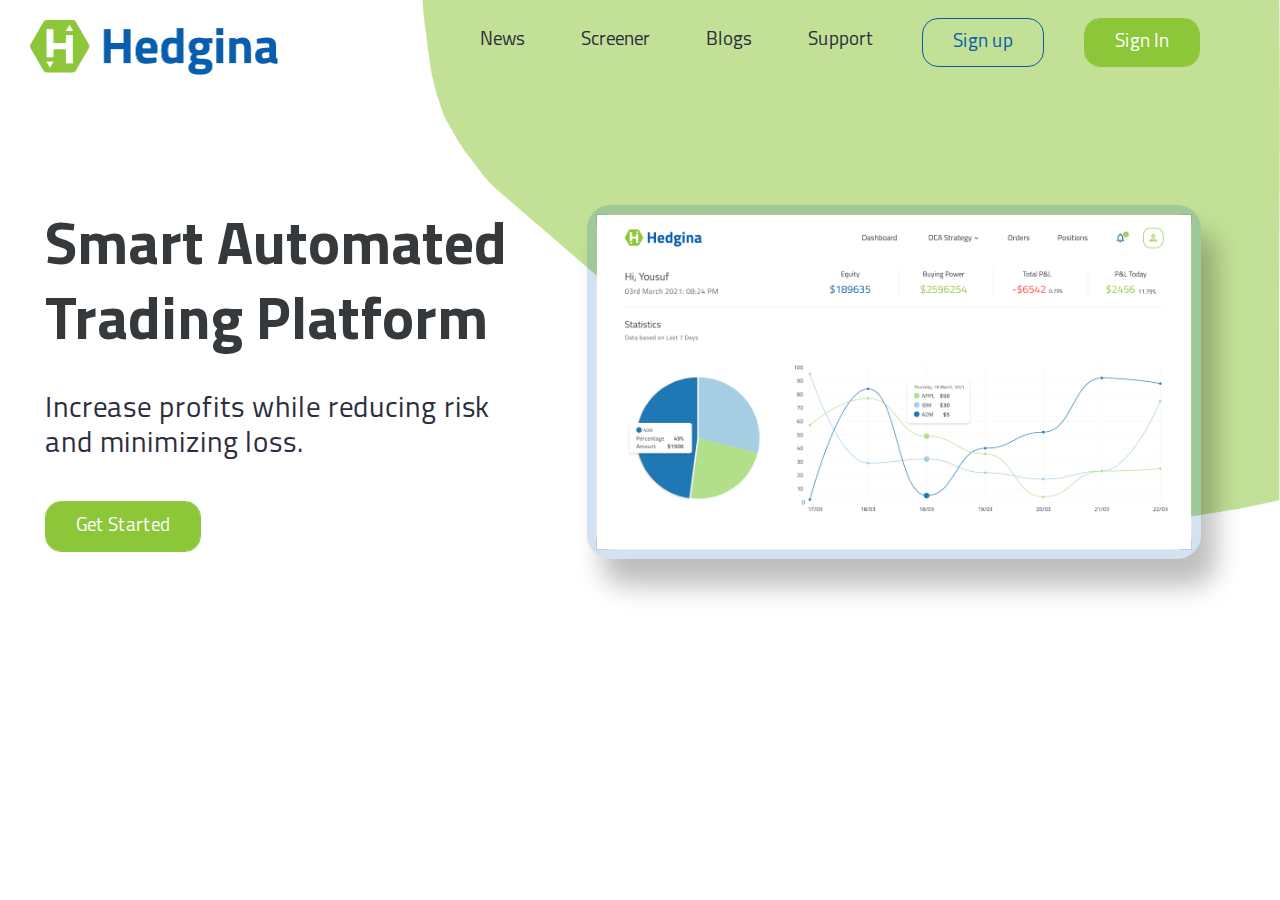
<file: index.html>
<html lang="en">
    <head>
        <meta charset="UTF-8">
        <meta name="viewport" content="width=device-width, initial-scale=1.0">
        <title>Hedgina</title>
        <link rel="stylesheet" href="vendor/bootstrap/css/bootstrap.min.css">
        <link rel="stylesheet" href="icons/css/line-awesome.min.css">
        <link rel="stylesheet" href="vendor/select-picker/css/bootstrap-select.min.css">
        <link rel="stylesheet" href="vendor/slick/slick.css">
        <link rel="stylesheet" href="vendor/slick/slick-theme.css">
        <link rel="stylesheet" href="https://stackpath.bootstrapcdn.com/font-awesome/4.7.0/css/font-awesome.min.css">
        <link rel="stylesheet" href="css/style.css">
    </head>
    <body class="backgroundimg">
        <!-- Navigation -->
        <nav class="navbar navbar-expand-lg navbar-light bg-light ">
            <div class="container-fluid">
                <div class="row">
                    <div class="col-md-3">
                        <a class="navbar-brand" href="#"><img src="images/hedgina_logo.png"></a>
                    </div>
                    <div class="col-md-9">
                        <button class="navbar-toggler" type="button" data-toggle="collapse" data-target="#navbartopbar" aria-controls="navbarResponsive" aria-expanded="false" aria-label="Toggle navigation">
                            <span class="navbar-toggler-icon"></span>
                        </button>
                        <div class="collapse navbar-collapse" id="navbartopbar">
                            <ul class="navbar-nav ml-auto">
                                <li class="nav-item active">
                                    <a class="nav-link" href="#">News</a>
                                </li>
                                <li class="nav-item">
                                    <a class="nav-link" href="#">Screener</a>
                                </li>
                                <li class="nav-item">
                                    <a class="nav-link" href="#">Blogs</a>
                                </li>
                                <li class="nav-item">
                                    <a class="nav-link" href="#">Support</a>
                                </li>
                                <li class="nav-item">
                                    <a class="nav-link borderthemebtn" href="sign_up.html">Sign up</a>
                                </li>
                                <li class="nav-item">
                                    <a class="nav-link themebtn" href="#">Sign In</a>
                                </li>
                            </ul>
                        </div>
                    </div>
                </div>
                
            </div>
        </nav>
        <section class="topsection bb-0">
            <div class="container-fluid">
                <div class="row">
                    <div class="col-xl-5 col-lg-6 col-md-12 align-center">
                        <div class="textcent">
                            <h2 class="indextitle">Smart Automated Trading Platform</h2>
                            <h6 class="indexsmalltext">Increase profits while reducing risk and minimizing loss.</h6>
                            <a href="javascript:;" class="themebtn wauto">Get Started</a>
                        </div>
                    </div>
                    <div class="col-xl-7 col-lg-6 col-md-12">
                        <div class="imgboxarea">
                            <img src="images/homepage.png">
                        </div>
                    </div>
                </div>
            </div>
        </section>
       <script src="https://cdnjs.cloudflare.com/ajax/libs/jquery/2.1.3/jquery.min.js"></script>
       <script src="https://cdn.jsdelivr.net/npm/popper.js@1.16.1/dist/umd/popper.min.js" integrity="sha384-9/reFTGAW83EW2RDu2S0VKaIzap3H66lZH81PoYlFhbGU+6BZp6G7niu735Sk7lN" crossorigin="anonymous"></script>
       <script src="vendor/bootstrap/js/bootstrap.min.js"></script>
       <script src="vendor/select-picker/js/bootstrap-select.min.js"></script>
       <script src="vendor/slick/slick.js"></script>
       <script src="js/script.js"></script>

    </body>
</html>
</file>
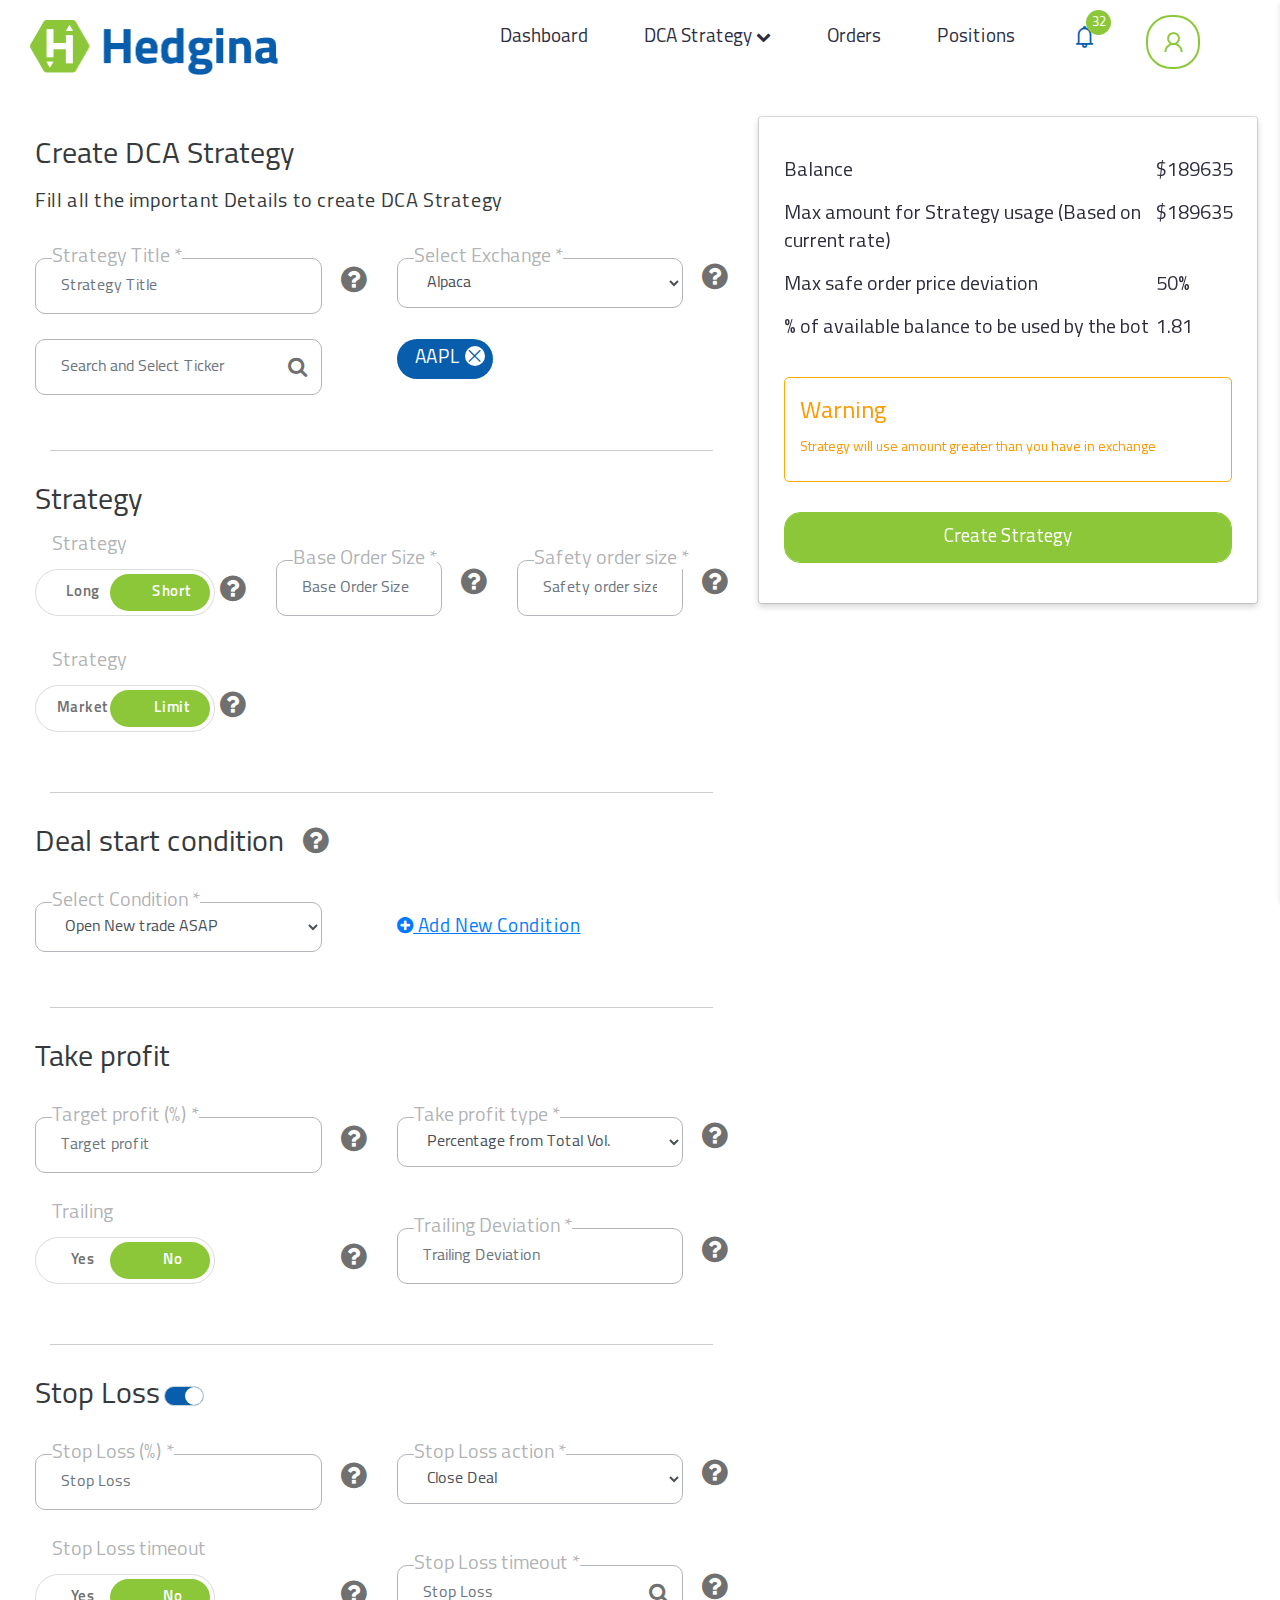
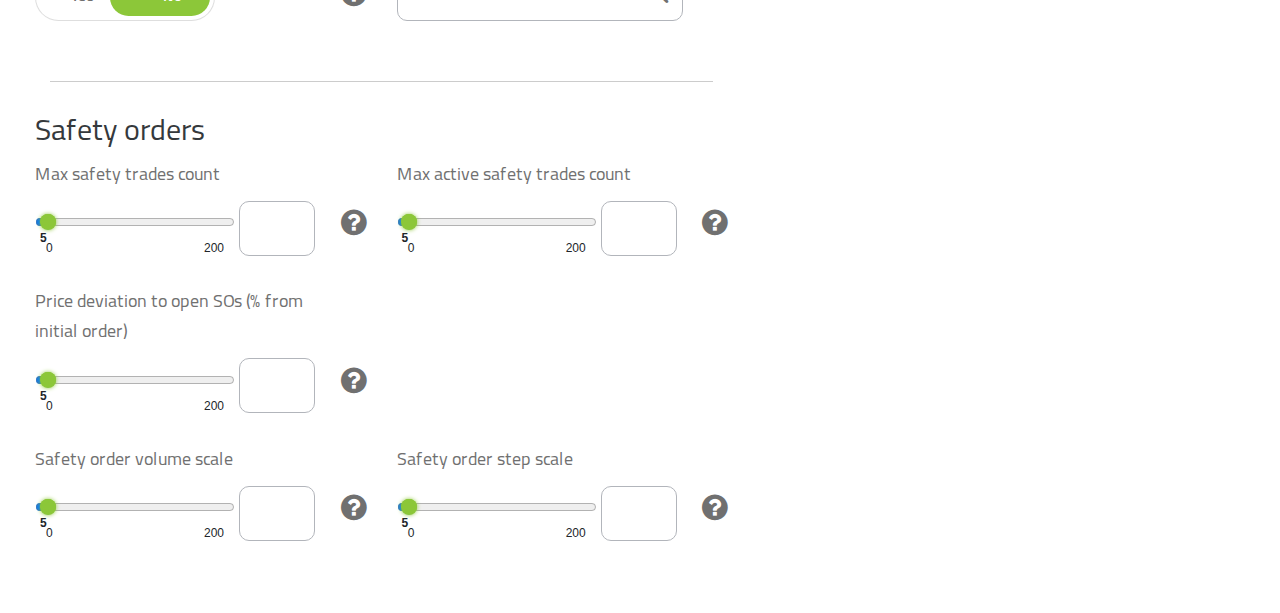
<file: create_dca_strategy.html>
<html lang="en">
    <head>
        <meta charset="UTF-8">
        <meta name="viewport" content="width=device-width, initial-scale=1.0">
        <title>Hedgina</title>
        <link rel="stylesheet" href="vendor/bootstrap/css/bootstrap.min.css">
        <link rel="stylesheet" href="icons/css/line-awesome.min.css">
        <link rel="stylesheet" href="vendor/select-picker/css/bootstrap-select.min.css">
        <link rel="stylesheet" href="vendor/slick/slick.css">
        <link rel="stylesheet" href="vendor/slick/slick-theme.css">
        <link rel="stylesheet" href="css/range_slider_css.css">
        <link rel="stylesheet" href="https://stackpath.bootstrapcdn.com/font-awesome/4.7.0/css/font-awesome.min.css">
        <link rel="stylesheet" href="css/style.css">
    </head>
    <body>
        <!-- Navigation -->
        <nav class="navbar navbar-expand-lg navbar-light bg-light">
            <div class="container-fluid">
                <div class="row">
                    <div class="col-md-3">
                        <a class="navbar-brand" href="#"><img src="images/hedgina_logo.png"></a>
                    </div>
                    <div class="col-md-9">
                        <button class="navbar-toggler" type="button" data-toggle="collapse" data-target="#navbartopbar" aria-controls="navbarResponsive" aria-expanded="false" aria-label="Toggle navigation">
                            <span class="navbar-toggler-icon"></span>
                        </button>
                        <div class="collapse navbar-collapse" id="navbartopbar">
                            <ul class="navbar-nav ml-auto">
                                <li class="nav-item active">
                                    <a class="nav-link" href="#">Dashboard</a>
                                </li>
                                <li class="nav-item sub-item">
                                    <a class="nav-link" href="#">DCA Strategy <i class="fa fa-chevron-down"></i></a>
                                    <ul class="sub-menu">
                                        <li class="nav-item"><a href="my_dca_strategies.html" class="nav-link">My Strategies</a></li>
                                        <li class="nav-item"><a href="my_deals.html" class="nav-link">My Deals</a></li>
                                    </ul>
                                </li>
                                <li class="nav-item">
                                    <a class="nav-link" href="my_orders.html">Orders</a>
                                </li>
                                <li class="nav-item">
                                    <a class="nav-link" href="my_positions.html">Positions</a>
                                </li>
                                <li class="nav-item">
                                    <a class="nav-link notification" href="javascript:;"><i class="las la-bell"></i><span class="count">32</span></a>
                                </li>
                                <li class="nav-item">
                                    <a class="nav-link profile" href="javascript:;"><i class="las la-user"></i></a>
                                    <div class="myprofilebox">
                                        <div class="profilebox">
                                            <div class="profiletitle">
                                                <h5>Profile</h5>
                                                <a href="javascript:;" class="closeprofile"><i class="las la-times"></i></a>
                                            </div>
                                            <div class="profileimg">
                                                <span class="imgbox">
                                                    <img src="images/profilepic.png">
                                                </span>
                                                <h4>Yousuf Mansoor</h4>
                                            </div>
                                            <ul class="profilelist">
                                                <li><a href="javascript:;"><i class="las la-address-book"></i>Profile Details</a></li>
                                                <li><a href="javascript:;"><i class="las la-wallet"></i>My Exchanges</a></li>
                                            </ul>
                                            <div class="buttons">
                                                <a href="javascript:;" class="borderthemebtn">Switch to Dark Mode</a>
                                                <a href="javascript:;" class="themebtn">Logout</a>
                                            </div>
                                        </div>
                                    </div>
                                </li>
                            </ul>
                        </div>
                    </div>
                </div>
            </div>
        </nav>
        <section class="detailsec">
            <div class="container-fluid">
                <div class="row">
                    <div class="col-xl-7 col-lg-7 col-md-12">
                        <div class="row">
                            <div class="col-xl-12 col-lg-12 col-md-12">
                                <h3 class="themetitle">Create DCA Strategy</h3>
                                <h6 class="themesmalltitle">Fill all the important Details to create DCA Strategy</h6>
                            </div>
                            <div class="col-xl-6 col-lg-6 col-md-6">
                                <div class="form-group w80">
                                    <span class="form-label">Strategy Title <span class="requried">*</span></span>
                                    <input type="text" class="form-control m-input" placeholder="Strategy Title">
                                </div>
                                <a href="javascript:;" class="questionmark"><i class="fa fa-question-circle"></i></a>
                            </div>
                            <div class="col-xl-6 col-lg-6 col-md-6">
                                <div class="form-group w80">
                                    <span class="form-label">Select Exchange <span class="requried">*</span></span>
                                    <select class="form-control m-input">
                                        <option>Alpaca</option>
                                    </select>
                                </div>
                                <a href="javascript:;" class="questionmark"><i class="fa fa-question-circle"></i></a>
                            </div>
                            <div class="col-xl-6 col-lg-6 col-md-6">
                                <div class="form-group w80">
                                    <input type="text" class="form-control m-input" placeholder="Search and Select Ticker">
                                    <i class="fa fa-search inputicon"></i>
                                </div>
                            </div>
                            <div class="col-xl-6 col-lg-6 col-md-6">
                                <div class="chipbox"><span>AAPL <i class="las la-times"></i></span></div>
                            </div>
                            <div class="spanbr"></div>
                            <div class="col-xl-12 col-lg-12 col-md-12">
                                <h3 class="themetitle">Strategy</h3>
                            </div>
                            <div class="col-xl-4 col-lg-6 col-md-6">
                                <div class="form-group w80 switchgroup">
                                    <span class="form-label">Strategy</span>
                                    <label class="switch toggleswitch bigswitch">
                                        <input type="checkbox" checked="">
                                        <span class="slider round"></span>
                                        <span class="lefttext">Long</span>
                                        <span class="righttext">Short</span>
                                    </label>
                                </div>
                                <a href="javascript:;" class="questionmark"><i class="fa fa-question-circle"></i></a>
                            </div>
                            <div class="col-xl-4 col-lg-6 col-md-6">
                                <div class="form-group w80">
                                    <span class="form-label">Base Order Size <span class="requried">*</span></span>
                                    <input type="text" class="form-control m-input" placeholder="Base Order Size">
                                </div>
                                <a href="javascript:;" class="questionmark"><i class="fa fa-question-circle"></i></a>
                            </div>
                            <div class="col-xl-4 col-lg-6 col-md-6">
                                <div class="form-group w80">
                                    <span class="form-label">Safety order size <span class="requried">*</span></span>
                                    <input type="text" class="form-control m-input" placeholder="Safety order size">
                                </div>
                                <a href="javascript:;" class="questionmark"><i class="fa fa-question-circle"></i></a>
                            </div>
                            <div class="col-xl-4 col-lg-6 col-md-6">
                                <div class="form-group w80 switchgroup">
                                    <span class="form-label">Strategy</span>
                                    <label class="switch toggleswitch bigswitch">
                                        <input type="checkbox" checked="">
                                        <span class="slider round"></span>
                                        <span class="lefttext">Market</span>
                                        <span class="righttext">Limit</span>
                                    </label>
                                </div>
                                <a href="javascript:;" class="questionmark"><i class="fa fa-question-circle"></i></a>
                            </div>
                            <div class="spanbr"></div>
                            <div class="col-xl-12 col-lg-12 col-md-12">
                                <h3 class="themetitle wauto">Deal start condition</h3>
                                <a href="javascript:;" class="questionmark"><i class="fa fa-question-circle"></i></a>
                            </div>
                            <div class="col-xl-6 col-lg-6 col-md-6">
                                <div class="form-group w80">
                                    <span class="form-label">Select Condition <span class="requried">*</span></span>
                                    <select class="form-control m-input">
                                        <option>Open New trade ASAP</option>
                                    </select>
                                </div>
                            </div>
                            <div class="col-xl-6 col-lg-6 col-md-6">
                                <p class="terms abovespace"><a href="javascript:;"><i class="fa fa-plus-circle"></i> Add New Condition</a></p>
                            </div>
                            <div class="spanbr"></div>
                            <div class="col-xl-12 col-lg-12 col-md-12">
                                <h3 class="themetitle wauto">Take profit</h3>
                            </div>
                            <div class="col-xl-6 col-lg-6 col-md-6">
                                <div class="form-group w80">
                                    <span class="form-label">Target profit (%) <span class="requried">*</span></span>
                                    <input type="text" class="form-control m-input" placeholder="Target profit">
                                </div>
                                <a href="javascript:;" class="questionmark"><i class="fa fa-question-circle"></i></a>
                            </div>
                            <div class="col-xl-6 col-lg-6 col-md-6">
                                <div class="form-group w80">
                                    <span class="form-label">Take profit type <span class="requried">*</span></span>
                                    <select class="form-control m-input">
                                        <option>Percentage from Total Vol.</option>
                                    </select>
                                </div>
                                <a href="javascript:;" class="questionmark"><i class="fa fa-question-circle"></i></a>
                            </div>
                            <div class="col-xl-6 col-lg-6 col-md-6">
                                <div class="form-group w80 switchgroup">
                                    <span class="form-label">Trailing</span>
                                    <label class="switch toggleswitch bigswitch">
                                        <input type="checkbox" checked="">
                                        <span class="slider round"></span>
                                        <span class="lefttext">Yes</span>
                                        <span class="righttext">No</span>
                                    </label>
                                </div>
                                <a href="javascript:;" class="questionmark"><i class="fa fa-question-circle"></i></a>
                            </div>
                            <div class="col-xl-6 col-lg-6 col-md-6">
                                <div class="form-group w80">
                                    <span class="form-label">Trailing Deviation <span class="requried">*</span></span>
                                    <input type="text" class="form-control m-input" placeholder="Trailing Deviation">
                                </div>
                                <a href="javascript:;" class="questionmark"><i class="fa fa-question-circle"></i></a>
                            </div>
                            <div class="spanbr"></div>
                            <div class="col-xl-12 col-lg-12 col-md-12">
                                <h3 class="themetitle wauto">Stop Loss</h3>
                                <label class="switch toggleswitch">
                                    <input type="checkbox" checked="">
                                    <span class="slider round"></span>
                                </label>
                            </div>
                            <div class="col-xl-6 col-lg-6 col-md-6">
                                <div class="form-group w80">
                                    <span class="form-label">Stop Loss (%) <span class="requried">*</span></span>
                                    <input type="text" class="form-control m-input" placeholder="Stop Loss">
                                </div>
                                <a href="javascript:;" class="questionmark"><i class="fa fa-question-circle"></i></a>
                            </div>
                            <div class="col-xl-6 col-lg-6 col-md-6">
                                <div class="form-group w80">
                                    <span class="form-label">Stop Loss action <span class="requried">*</span></span>
                                    <select class="form-control m-input">
                                        <option>Close Deal</option>
                                    </select>
                                </div>
                                <a href="javascript:;" class="questionmark"><i class="fa fa-question-circle"></i></a>
                            </div>
                            <div class="col-xl-6 col-lg-6 col-md-6">
                                <div class="form-group w80 switchgroup">
                                    <span class="form-label">Stop Loss timeout</span>
                                    <label class="switch toggleswitch bigswitch">
                                        <input type="checkbox" checked="">
                                        <span class="slider round"></span>
                                        <span class="lefttext">Yes</span>
                                        <span class="righttext">No</span>
                                    </label>
                                </div>
                                <a href="javascript:;" class="questionmark"><i class="fa fa-question-circle"></i></a>
                            </div>
                            <div class="col-xl-6 col-lg-6 col-md-6">
                                <div class="form-group w80">
                                    <span class="form-label">Stop Loss timeout <span class="requried">*</span></span>
                                    <input type="text" class="form-control m-input" placeholder="Stop Loss">
                                    <i class="fa fa-search inputicon"></i>
                                </div>
                                <a href="javascript:;" class="questionmark"><i class="fa fa-question-circle"></i></a>
                            </div>
                            <div class="spanbr"></div>
                            <div class="col-xl-12 col-lg-12 col-md-6">
                                <h3 class="themetitle wauto">Safety orders</h3>
                            </div>   
                            <div class="col-xl-6 col-lg-6 col-md-12 rangslide">
                                <div class="form-group w80">
                                    <span class="form-label">Max safety trades count</span>
                                    <div class="range-slider grad" style='--min:0; --max:200; --step:1; --value:1; --text-value:"5"; '>
                                        <input type="range" min="0" max="200" step="1" value="5" oninput="this.parentNode.style.setProperty('--value',this.value); this.parentNode.style.setProperty('--text-value', JSON.stringify((+this.value).toLocaleString()))">
                                        <output></output>
                                        <div class='range-slider__progress'></div>
                                    </div>
                                    <input type="text" class="rangeinput">
                                </div>
                                <a href="javascript:;" class="questionmark"><i class="fa fa-question-circle"></i></a>
                            </div> 
                            <div class="col-xl-6 col-lg-6 col-md-12 rangslide">
                                <div class="form-group w80">
                                    <span class="form-label">Max active safety trades count</span>
                                    <div class="range-slider grad" style='--min:0; --max:200; --step:1; --value:1; --text-value:"5"; '>
                                        <input type="range" min="0" max="200" step="1" value="5" oninput="this.parentNode.style.setProperty('--value',this.value); this.parentNode.style.setProperty('--text-value', JSON.stringify((+this.value).toLocaleString()))">
                                        <output></output>
                                        <div class='range-slider__progress'></div>
                                    </div>
                                    <input type="text" class="rangeinput">
                                </div>
                                <a href="javascript:;" class="questionmark"><i class="fa fa-question-circle"></i></a>
                            </div>
                            <div class="col-xl-6 col-lg-6 col-md-12 rangslide">
                                <div class="form-group w80">
                                    <span class="form-label">Price deviation to open SOs (% from initial order)</span>
                                    <div class="range-slider grad" style='--min:0; --max:200; --step:1; --value:1; --text-value:"5"; '>
                                        <input type="range" min="0" max="200" step="1" value="5" oninput="this.parentNode.style.setProperty('--value',this.value); this.parentNode.style.setProperty('--text-value', JSON.stringify((+this.value).toLocaleString()))">
                                        <output></output>
                                        <div class='range-slider__progress'></div>
                                    </div>
                                    <input type="text" class="rangeinput">
                                </div>
                                <a href="javascript:;" class="questionmark"><i class="fa fa-question-circle"></i></a>
                            </div>
                            <div class="col-xl-6 col-lg-6 col-md-12"></div>
                            <div class="col-xl-6 col-lg-6 col-md-12 rangslide">
                                <div class="form-group w80">
                                    <span class="form-label">Safety order volume scale</span>
                                    <div class="range-slider grad" style='--min:0; --max:200; --step:1; --value:1; --text-value:"5"; '>
                                        <input type="range" min="0" max="200" step="1" value="5" oninput="this.parentNode.style.setProperty('--value',this.value); this.parentNode.style.setProperty('--text-value', JSON.stringify((+this.value).toLocaleString()))">
                                        <output></output>
                                        <div class='range-slider__progress'></div>
                                    </div>
                                    <input type="text" class="rangeinput">
                                </div>
                                <a href="javascript:;" class="questionmark"><i class="fa fa-question-circle"></i></a>
                            </div>
                            <div class="col-xl-6 col-lg-6 col-md-12 rangslide">
                                <div class="form-group w80">
                                    <span class="form-label">Safety order step scale</span>
                                    <div class="range-slider grad" style='--min:0; --max:200; --step:1; --value:1; --text-value:"5"; '>
                                        <input type="range" min="0" max="200" step="1" value="5" oninput="this.parentNode.style.setProperty('--value',this.value); this.parentNode.style.setProperty('--text-value', JSON.stringify((+this.value).toLocaleString()))">
                                        <output></output>
                                        <div class='range-slider__progress'></div>
                                    </div>
                                    <input type="text" class="rangeinput">
                                </div>
                                <a href="javascript:;" class="questionmark"><i class="fa fa-question-circle"></i></a>
                            </div>
                        </div>
                    </div> 
                    <div class="col-xl-5 col-lg-5 col-md-12">
                        <div class="boxarea boxshadow">
                            <ul class="balancelist"> 
                                <li><span class="balancetitle">Balance</span><span class="balanceval">$189635</span></li>
                                <li><span class="balancetitle">Max amount for Strategy usage (Based on current rate)</span><span class="balanceval">$189635</span></li>
                                <li><span class="balancetitle">Max safe order price deviation</span><span class="balanceval">50%</span></li>
                                <li><span class="balancetitle">% of available balance to be used by the bot</span><span class="balanceval">1.81</span></li>
                            </ul>
                            <div class="warningbox">
                                <p>Warning</p>
                                <span>Strategy will use amount greater than you have in exchange</span>
                            </div>
                            <a href="my_dca_strategies.html" class="themebtn exchangebtn w100"> Create Strategy </a>
                        </div>
                    </div>
                </div>
            </div>
        </section>
        <div class="modal successpopup" id="addExchange">
            <div class="modal-dialog">
            <div class="modal-content">      
                <!-- Modal Header -->
                <div class="modal-header">
                    <div class="titilearea">
                        <h4>Add Exchange</h4>
                        <p>Connect an exchange using an API key</p>
                    </div>
                    <button type="button" class="close" data-dismiss="modal">&times;</button>
                </div>      
                <!-- Modal body -->
                <div class="modal-body">
                    <div class="form-group">
                        <span class="form-label">Select Exchange *</span>
                        <select class="form-control m-input">
                            <option>Alpaca</option>
                        </select>
                    </div>
                    <div class="form-group">
                        <span class="form-label">Enter Your Exchange Name <span class="requried">*</span></span>
                        <input type="text" class="form-control m-input" value="Alpaca">
                    </div>
                    <div class="form-group">
                        <span class="form-label">API ID <span class="requried">*</span></span>
                        <input type="text" class="form-control m-input" value="PKOHSSZ#!)CBTMPO&BTQ">
                    </div>
                    <div class="form-group">
                        <span class="form-label">API Secret <span class="requried">*</span></span>
                        <textarea class="form-control m-input">
                            2504166E48DC19294B86773F798DEE7996D3973E2504166E48DC19294B867 73F798DEE7996D3973E2504166E48DC19294B86773F798DEE7996D3973E
                        </textarea>
                    </div>
                    <a href="javascript:;" class="themebtn w100">Connect an Exchange</a>
                </div>      
            </div>
            </div>
        </div>
       <script src="https://cdnjs.cloudflare.com/ajax/libs/jquery/2.1.3/jquery.min.js"></script>
       <script src="https://cdn.jsdelivr.net/npm/popper.js@1.16.1/dist/umd/popper.min.js" integrity="sha384-9/reFTGAW83EW2RDu2S0VKaIzap3H66lZH81PoYlFhbGU+6BZp6G7niu735Sk7lN" crossorigin="anonymous"></script>
       <script src="vendor/bootstrap/js/bootstrap.min.js"></script>
       <script src="vendor/select-picker/js/bootstrap-select.min.js"></script>
       <script src="vendor/slick/slick.js"></script>
       <script src="js/script.js"></script>
       <script>
           $(document).ready(function(){
                $('.filtterbox a.filttericon').click(function(){
                    $(this).parent().toggleClass('active');
                });
           });
       </script>
    </body>
</html>
</file>
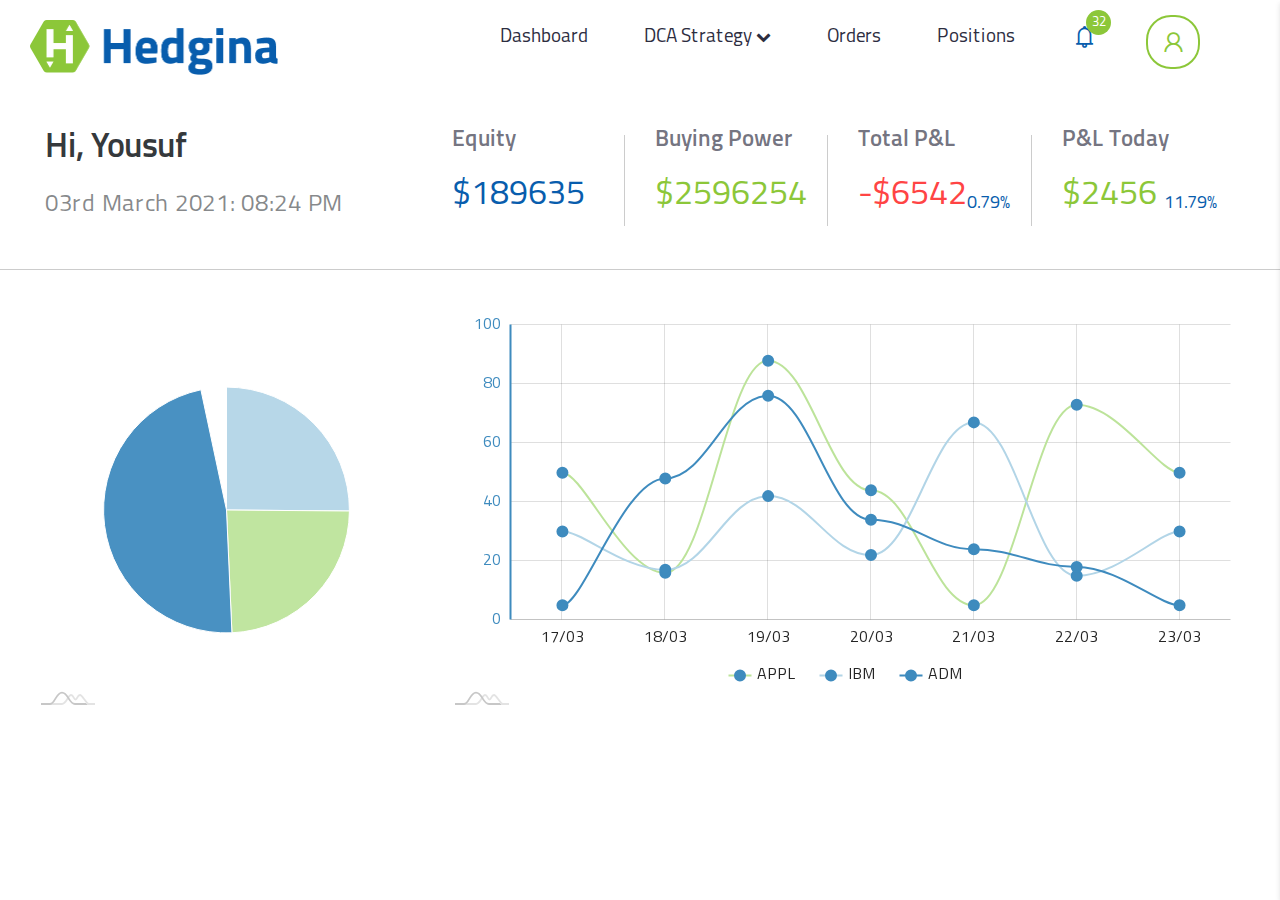
<file: dashboard.html>
<html lang="en">
    <head>
        <meta charset="UTF-8">
        <meta name="viewport" content="width=device-width, initial-scale=1.0">
        <title>Hedgina</title>
        <link rel="stylesheet" href="vendor/bootstrap/css/bootstrap.min.css">
        <link rel="stylesheet" href="icons/css/line-awesome.min.css">
        <link rel="stylesheet" href="vendor/select-picker/css/bootstrap-select.min.css">
        <link rel="stylesheet" href="vendor/slick/slick.css">
        <link rel="stylesheet" href="vendor/slick/slick-theme.css">
        <link rel="stylesheet" href="https://stackpath.bootstrapcdn.com/font-awesome/4.7.0/css/font-awesome.min.css">
        <link rel="stylesheet" href="css/style.css">
        <style>
            #chartdiv g[aria-label="Series"] tspan,#chartdiv polyline {
                display: none;
            }
        </style>
    </head>
    <body>
        <!-- Navigation -->
        <nav class="navbar navbar-expand-lg navbar-light bg-light">
            <div class="container-fluid">
                <div class="row">
                    <div class="col-md-3">
                        <a class="navbar-brand" href="#"><img src="images/hedgina_logo.png"></a>
                    </div>
                    <div class="col-md-9">
                        <button class="navbar-toggler" type="button" data-toggle="collapse" data-target="#navbartopbar" aria-controls="navbarResponsive" aria-expanded="false" aria-label="Toggle navigation">
                            <span class="navbar-toggler-icon"></span>
                        </button>
                        <div class="collapse navbar-collapse" id="navbartopbar">
                            <ul class="navbar-nav ml-auto">
                                <li class="nav-item active">
                                    <a class="nav-link" href="#">Dashboard</a>
                                </li>
                                <li class="nav-item sub-item">
                                    <a class="nav-link" href="#">DCA Strategy <i class="fa fa-chevron-down"></i></a>
                                    <ul class="sub-menu">
                                        <li class="nav-item"><a href="my_dca_strategies.html" class="nav-link">My Strategies</a></li>
                                        <li class="nav-item"><a href="my_deals.html" class="nav-link">My Deals</a></li>
                                    </ul>
                                </li>
                                <li class="nav-item">
                                    <a class="nav-link" href="my_orders.html">Orders</a>
                                </li>
                                <li class="nav-item">
                                    <a class="nav-link" href="my_positions.html">Positions</a>
                                </li>
                                <li class="nav-item">
                                    <a class="nav-link notification" href="javascript:;"><i class="las la-bell"></i><span class="count">32</span></a>
                                </li>
                                <li class="nav-item">
                                    <a class="nav-link profile" href="javascript:;"><i class="las la-user"></i></a>
                                    <div class="myprofilebox">
                                        <div class="profilebox">
                                            <div class="profiletitle">
                                                <h5>Profile</h5>
                                                <a href="javascript:;" class="closeprofile"><i class="las la-times"></i></a>
                                            </div>
                                            <div class="profileimg">
                                                <span class="imgbox">
                                                    <img src="images/profilepic.png">
                                                </span>
                                                <h4>Yousuf Mansoor</h4>
                                            </div>
                                            <ul class="profilelist">
                                                <li><a href="javascript:;"><i class="las la-address-book"></i>Profile Details</a></li>
                                                <li><a href="javascript:;"><i class="las la-wallet"></i>My Exchanges</a></li>
                                            </ul>
                                            <div class="buttons">
                                                <a href="javascript:;" class="borderthemebtn">Switch to Dark Mode</a>
                                                <a href="javascript:;" class="themebtn">Logout</a>
                                            </div>
                                        </div>
                                    </div>
                                </li>
                            </ul>
                        </div>
                    </div>
                </div>
            </div>
        </nav>
        <section class="topsection">
            <div class="container-fluid">
                <div class="row">
                    <div class="col-xl-4 col-lg-12 col-md-12">
                        <h4>Hi, Yousuf</h4>
                        <p class="lastrefreshed">03rd March 2021: 08:24 PM</p>
                    </div>
                    <div class="col-xl-2 col-lg-3 col-md-6">
                        <div class="profitbox">
                            <h6>Equity</h6>
                            <p>$189635</p>
                        </div>
                    </div>
                    <div class="col-xl-2 col-lg-3 col-md-6">
                        <div class="profitbox">
                            <h6>Buying Power</h6>
                            <p class="greentext">$2596254</p>
                        </div>
                    </div>
                    <div class="col-xl-2 col-lg-3 col-md-6">
                        <div class="profitbox">
                            <h6>Total P&L</h6>
                            <p class="dangertext">-$6542<sub>0.79%</sub></p>
                        </div>
                    </div>
                    <div class="col-xl-2 col-lg-3 col-md-6">
                        <div class="profitbox bordernone">
                            <h6>P&L Today</h6>
                            <p class="greentext">$2456 <sub>11.79%</sub></p>
                        </div>
                    </div>
                </div>
            </div>
        </section>
        <section class="detailsec">
            <div class="container-fluid">
                <div class="row">
                    <div class="col-xl-4 col-lg-6 col-md-12">
                        <div id="chartdiv"></div>
                    </div>
                    <div class="col-xl-8 col-lg-6 col-md-12">
                        <div id="chartdiv1"></div>
                    </div>
                </div>
            </div>
        </section>
       <script src="https://cdnjs.cloudflare.com/ajax/libs/jquery/2.1.3/jquery.min.js"></script>
       <script src="https://cdn.jsdelivr.net/npm/popper.js@1.16.1/dist/umd/popper.min.js" integrity="sha384-9/reFTGAW83EW2RDu2S0VKaIzap3H66lZH81PoYlFhbGU+6BZp6G7niu735Sk7lN" crossorigin="anonymous"></script>
       <script src="vendor/bootstrap/js/bootstrap.min.js"></script>
       <script src="vendor/select-picker/js/bootstrap-select.min.js"></script>
       <script src="vendor/slick/slick.js"></script>
       <script src="vendor/graph/core.js"></script>
       <script src="vendor/graph/charts.js"></script>
       <script src="vendor/graph/animated.js"></script>
       <script src="js/script.js"></script>
       <script>
           $(document).ready(function(){
                $('.filtterbox a.filttericon').click(function(){
                    $(this).parent().toggleClass('active');
                });
           });
       </script>
       <script>
        am4core.ready(function() {
        
        // Themes begin
        am4core.useTheme(am4themes_animated);
        // Themes end
        
        // Create chart instance
        var chart = am4core.create("chartdiv", am4charts.PieChart);
        
        // Add data
        chart.data = [ {
          "country": "IBM",
          "litres": 26
        }, {
          "country": "APPL",
          "litres": 25
        },{
          "country": "ADM",
          "litres": 49
        }
        ];

        // Add and configure Series
        var pieSeries = chart.series.push(new am4charts.PieSeries());
        pieSeries.dataFields.value = "litres";
        pieSeries.dataFields.category = "country";
        pieSeries.slices.template.stroke = am4core.color("#fff");
        pieSeries.slices.template.strokeOpacity = 1;
        
        // This creates initial animation
        pieSeries.hiddenState.properties.opacity = 1;
        pieSeries.hiddenState.properties.endAngle = -90;
        pieSeries.hiddenState.properties.startAngle = -90;
        
        var colorSet = new am4core.ColorSet();
        colorSet.list = ["#A6CEE3", "#B2DF8A", "#1F78B4"].map(function(color) {
        return new am4core.color(color);
        });
        pieSeries.colors = colorSet;

        chart.hiddenState.properties.radius = am4core.percent(0);
        
        
        }); // end am4core.ready()
        </script>
        <!-- Chart code -->
        <script>
            // Themes begin
       // Using default theme
       am4core.useTheme(am4themes_animated);
       // Themes end
       
       // Create chart instance
       var chart = am4core.create("chartdiv1", am4charts.XYChart);
       
       //
       
       // Increase contrast by taking evey second color
       chart.colors.step = 2;
       
       // Add data
       chart.data = generateChartData();
       
       // Create axes
       var categoryAxis = chart.xAxes.push(new am4charts.CategoryAxis());
       categoryAxis.dataFields.category = "date";
       categoryAxis.renderer.minGridDistance = 50;
       categoryAxis.fontSize = "16px";
       categoryAxis.fontWeight = "normal";
       
     
       var valueAxis = chart.yAxes.push(new am4charts.ValueAxis());
         valueAxis.fontSize = "16px";
         valueAxis.fontWeight = "normal";
         if(chart.yAxes.indexOf(valueAxis) != 0){
           valueAxis.syncWithAxis = chart.yAxes.getIndex(0);
         }
         

       // Create series
       function createAxisAndSeries(field, name, opposite, bullet,colorsbox,axisname) {
        
         // reloaddata();
         
         var series = chart.series.push(new am4charts.LineSeries());
         series.dataFields.valueY = field;
         series.dataFields.categoryX = "date";
         series.stroke = am4core.color(colorsbox);
         series.strokeWidth = 2;
         series.yAxis = axisname;
         series.name = name;
         series.tooltipText = "{name}: [bold] ${valueY}[/]";
         series.tooltip.background.fill =  am4core.color(colorsbox);
         series.tensionX = 0.8;
         series.showOnInit = true;
         
         var interfaceColors = new am4core.InterfaceColorSet();
         
         switch(bullet) {
           case "triangle":
             var bullet = series.bullets.push(new am4charts.Bullet());
             bullet.width = 12;
             bullet.height = 12;
             bullet.fill =  am4core.color("#c0504d");
             bullet.horizontalCenter = "middle";
             bullet.verticalCenter = "middle";
             
             var triangle = bullet.createChild(am4core.Triangle);
             triangle.stroke =  am4core.color("#c0504d");
             triangle.strokeWidth = 2;
             triangle.direction = "top";
             triangle.width = 12;
             triangle.height = 12;
             break;
           case "rectangle":
             var bullet = series.bullets.push(new am4charts.Bullet());
             bullet.width = 10;
             bullet.height = 10;
             bullet.fill =  am4core.color("#c0504d");
             bullet.horizontalCenter = "middle";
             bullet.verticalCenter = "middle";
             var rectangle = bullet.createChild(am4core.Rectangle);
             rectangle.stroke = am4core.color("#c0504d");
             rectangle.strokeWidth = 2;
             rectangle.width = 10;
             rectangle.height = 10;
             break;
           default:
             var bullet = series.bullets.push(new am4charts.CircleBullet());
             bullet.fill =  am4core.color("#1F78B4");
             bullet.circle.stroke = am4core.color("#1F78B4");
             bullet.circle.strokeWidth = 2;
             break;
         }
         
         axisname.renderer.line.strokeOpacity = 1;
         axisname.renderer.line.strokeWidth = 2;
         axisname.renderer.line.stroke = series.stroke;
         axisname.renderer.labels.template.fill = series.stroke;
         axisname.renderer.opposite = opposite;
     
     
         var segment = series.segments.template;
         segment.interactionsEnabled = true;
     
         var hoverState = segment.states.create("hover");
         hoverState.properties.strokeWidth = 3;
     
         var dimmed = segment.states.create("dimmed");
         dimmed.properties.stroke = am4core.color("#B2DF8A");
     
         segment.events.on("over", function(event) {
         processOver(event.target.parent.parent.parent);
       });
     
       segment.events.on("out", function(event) {
         processOut(event.target.parent.parent.parent);
       });
       
       }
       
       createAxisAndSeries("APPL", "APPL", false, "circle","#B2DF8A",valueAxis);
       createAxisAndSeries("IBM", "IBM", false, "circle","#A6CEE3",valueAxis);
       createAxisAndSeries("ADM", "ADM", false, "circle","#1F78B4",valueAxis);
       
       // Add legend
       chart.legend = new am4charts.Legend();
       
       // Add cursor
       chart.cursor = new am4charts.XYCursor();
       
       // generate some random data, quite different range
       function generateChartData() {
         var chartData = [];
     
         chartData.data =[
           {
               date: "17/03",
               APPL: 50,
               IBM: 30,
               ADM: 5
           },
           {
               date: "18/03",
               APPL: 16,
               IBM: 17,
               ADM: 48
           },
           {
               date: "19/03",
               APPL: 88,
               IBM: 42,
               ADM: 76
           },
           {
               date: "20/03",
               APPL: 44,
               IBM: 22,
               ADM: 34
           },
           {
               date: "21/03",
               APPL: 5,
               IBM: 67,
               ADM: 24
           },
           {
               date: "22/03",
               APPL: 73,
               IBM: 15,
               ADM: 18
           },
           {
               date: "23/03",
               APPL: 50,
               IBM: 30,
               ADM: 5
           }
         ];
   
         return chartData.data;
       }
     /* --------------------- Hover Line Start ---------------------*/
     
       chart.legend.itemContainers.template.events.on("over", function(event) {
       processOver(event.target.dataItem.dataContext);
     })
     
     chart.legend.itemContainers.template.events.on("out", function(event) {
       processOut(event.target.dataItem.dataContext);
     })
     
       function processOver(hoveredSeries) {
       hoveredSeries.toFront();
     
       hoveredSeries.segments.each(function(segment) {
         segment.setState("hover");
       })
     
       chart.series.each(function(series) {
         if (series != hoveredSeries) {
           series.segments.each(function(segment) {
             segment.setState("dimmed");
           })
           series.bulletsContainer.setState("dimmed");
         }
       });
     }
     
     chart.legend.itemContainers.template.clickable = false;
     chart.legend.itemContainers.template.focusable = false;
     function processOut(hoveredSeries) {
       chart.series.each(function(series) {
         series.segments.each(function(segment) {
           segment.setState("default");
         })
         series.bulletsContainer.setState("default");
       });
     }
     /* --------------------- Hover Line End ---------------------*/
         </script>
    </body>
</html>
</file>
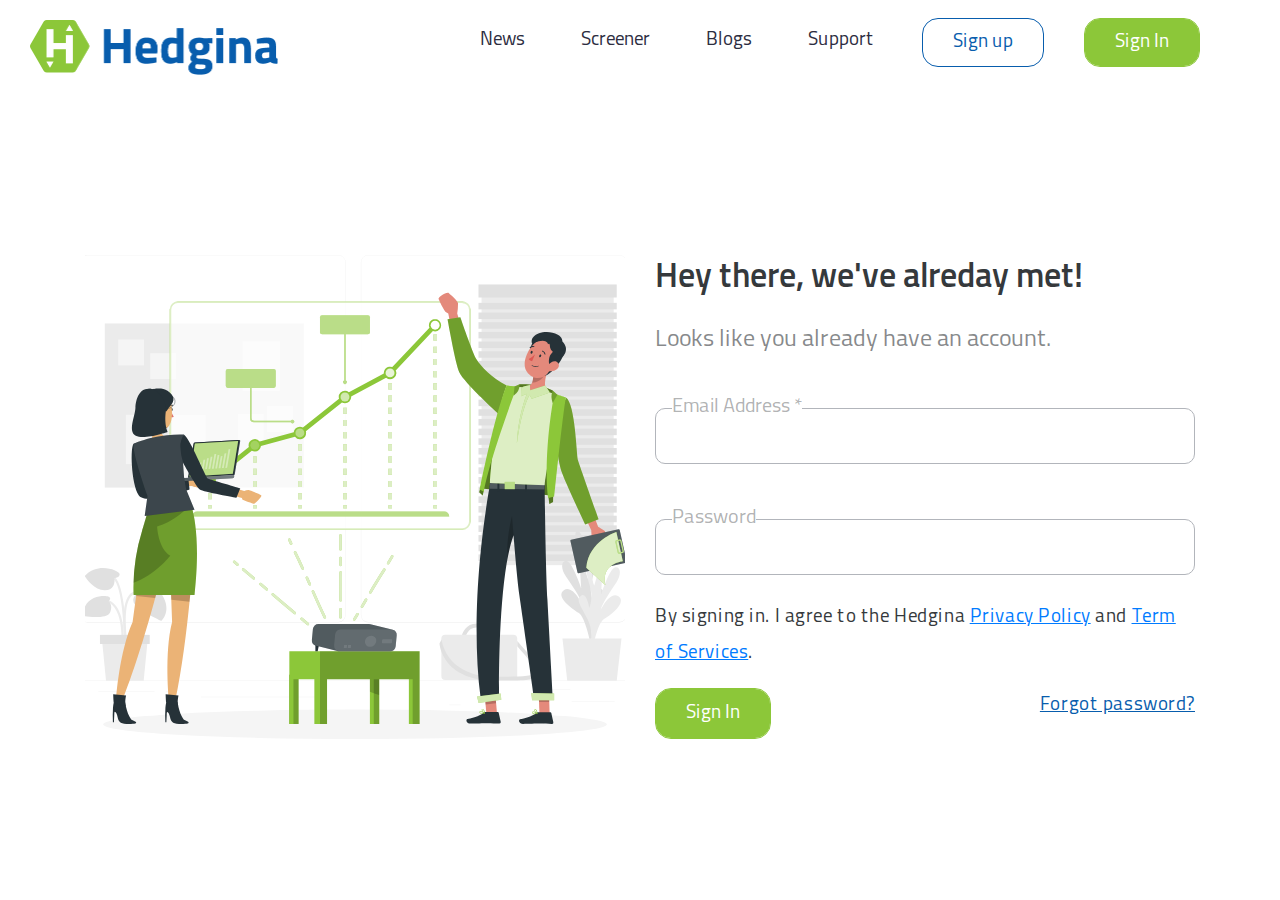
<file: login.html>
<html lang="en">
    <head>
        <meta charset="UTF-8">
        <meta name="viewport" content="width=device-width, initial-scale=1.0">
        <title>Hedgina</title>
        <link rel="stylesheet" href="vendor/bootstrap/css/bootstrap.min.css">
        <link rel="stylesheet" href="icons/css/line-awesome.min.css">
        <link rel="stylesheet" href="vendor/select-picker/css/bootstrap-select.min.css">
        <link rel="stylesheet" href="vendor/slick/slick.css">
        <link rel="stylesheet" href="vendor/slick/slick-theme.css">
        <link rel="stylesheet" href="https://stackpath.bootstrapcdn.com/font-awesome/4.7.0/css/font-awesome.min.css">
        <link rel="stylesheet" href="css/style.css">
    </head>
    <body>
        <!-- Navigation -->
        <nav class="navbar navbar-expand-lg navbar-light bg-light">
            <div class="container-fluid">
                <div class="row">
                    <div class="col-md-3">
                        <a class="navbar-brand" href="#"><img src="images/hedgina_logo.png"></a>
                    </div>
                    <div class="col-md-9">
                        <button class="navbar-toggler" type="button" data-toggle="collapse" data-target="#navbartopbar" aria-controls="navbarResponsive" aria-expanded="false" aria-label="Toggle navigation">
                            <span class="navbar-toggler-icon"></span>
                        </button>
                        <div class="collapse navbar-collapse" id="navbartopbar">
                            <ul class="navbar-nav ml-auto">
                                <li class="nav-item active">
                                    <a class="nav-link" href="#">News</a>
                                </li>
                                <li class="nav-item">
                                    <a class="nav-link" href="#">Screener</a>
                                </li>
                                <li class="nav-item">
                                    <a class="nav-link" href="#">Blogs</a>
                                </li>
                                <li class="nav-item">
                                    <a class="nav-link" href="#">Support</a>
                                </li>
                                <li class="nav-item">
                                    <a class="nav-link borderthemebtn" href="sign_up.html">Sign up</a>
                                </li>
                                <li class="nav-item">
                                    <a class="nav-link themebtn" href="login.html">Sign In</a>
                                </li>
                            </ul>
                        </div>
                    </div>
                </div>
                
            </div>
        </nav>
        <section class="loginsec">
            <div class="container">
                <div class="row">
                    <div class="col-xl-6 col-lg-6 col-md-12">
                        <div class="backgroundimg" style="background-image: url('images/Growth_analytics_rafiki.svg');"></div>
                    </div>
                    <div class="col-xl-6 col-lg-6 col-md-12">
                        <div class="loginbox">
                            <h3>Hey there, we've alreday met!</h3>
                            <p class="smalltext">Looks like you already have an account.</p>
                            <div class="form-group">
                                <span class="form-label">Email Address <span class="requried">*</span></span>
                                <input type="text" class="form-control m-input">
                            </div>
                            <div class="form-group">
                                <span class="form-label">Password</span>
                                <input type="password" class="form-control m-input">
                            </div>
                            <p class="terms">By signing in. I agree to the Hedgina <a href="javascript:;">Privacy Policy</a> and <a href="javascript:;">Term of Services</a>.</p>
                            <a href="javascript:;" class="themebtn">Sign In</a>
                            <a href="javascript:;" class="forgotpassword">Forgot password?</a>
                        </div>
                    </div>
                </div>
            </div>
        </section>
       <script src="https://cdnjs.cloudflare.com/ajax/libs/jquery/2.1.3/jquery.min.js"></script>
       <script src="https://cdn.jsdelivr.net/npm/popper.js@1.16.1/dist/umd/popper.min.js" integrity="sha384-9/reFTGAW83EW2RDu2S0VKaIzap3H66lZH81PoYlFhbGU+6BZp6G7niu735Sk7lN" crossorigin="anonymous"></script>
       <script src="vendor/bootstrap/js/bootstrap.min.js"></script>
       <script src="vendor/select-picker/js/bootstrap-select.min.js"></script>
       <script src="vendor/slick/slick.js"></script>
       <script src="js/script.js"></script>

    </body>
</html>
</file>
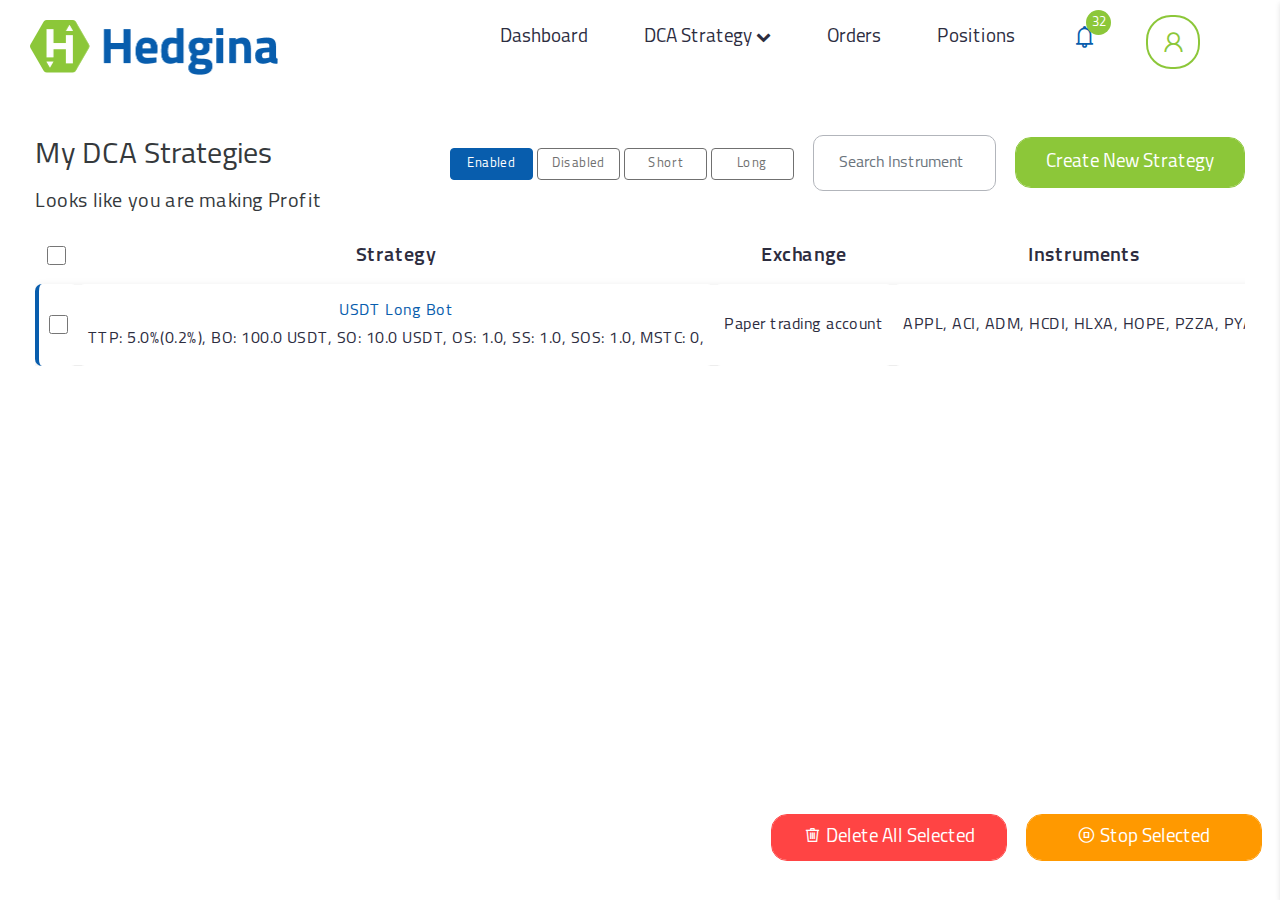
<file: my_dca_strategies.html>
<html lang="en">
    <head>
        <meta charset="UTF-8">
        <meta name="viewport" content="width=device-width, initial-scale=1.0">
        <title>Hedgina</title>
        <link rel="stylesheet" href="vendor/bootstrap/css/bootstrap.min.css">
        <link rel="stylesheet" href="icons/css/line-awesome.min.css">
        <link rel="stylesheet" href="vendor/select-picker/css/bootstrap-select.min.css">
        <link rel="stylesheet" href="vendor/slick/slick.css">
        <link rel="stylesheet" href="vendor/slick/slick-theme.css">
        <link rel="stylesheet" href="https://stackpath.bootstrapcdn.com/font-awesome/4.7.0/css/font-awesome.min.css">
        <link rel="stylesheet" href="css/style.css">
    </head>
    <body>
        <!-- Navigation -->
        <nav class="navbar navbar-expand-lg navbar-light bg-light">
            <div class="container-fluid">
                <div class="row">
                    <div class="col-md-3">
                        <a class="navbar-brand" href="#"><img src="images/hedgina_logo.png"></a>
                    </div>
                    <div class="col-md-9">
                        <button class="navbar-toggler" type="button" data-toggle="collapse" data-target="#navbartopbar" aria-controls="navbarResponsive" aria-expanded="false" aria-label="Toggle navigation">
                            <span class="navbar-toggler-icon"></span>
                        </button>
                        <div class="collapse navbar-collapse" id="navbartopbar">
                            <ul class="navbar-nav ml-auto">
                                <li class="nav-item active">
                                    <a class="nav-link" href="#">Dashboard</a>
                                </li>
                                <li class="nav-item sub-item">
                                    <a class="nav-link" href="#">DCA Strategy <i class="fa fa-chevron-down"></i></a>
                                    <ul class="sub-menu">
                                        <li class="nav-item"><a href="my_dca_strategies.html" class="nav-link">My Strategies</a></li>
                                        <li class="nav-item"><a href="my_deals.html" class="nav-link">My Deals</a></li>
                                    </ul>
                                </li>
                                <li class="nav-item">
                                    <a class="nav-link" href="my_orders.html">Orders</a>
                                </li>
                                <li class="nav-item">
                                    <a class="nav-link" href="my_positions.html">Positions</a>
                                </li>
                                <li class="nav-item">
                                    <a class="nav-link notification" href="javascript:;"><i class="las la-bell"></i><span class="count">32</span></a>
                                </li>
                                <li class="nav-item">
                                    <a class="nav-link profile" href="javascript:;"><i class="las la-user"></i></a>
                                    <div class="myprofilebox">
                                        <div class="profilebox">
                                            <div class="profiletitle">
                                                <h5>Profile</h5>
                                                <a href="javascript:;" class="closeprofile"><i class="las la-times"></i></a>
                                            </div>
                                            <div class="profileimg">
                                                <span class="imgbox">
                                                    <img src="images/profilepic.png">
                                                </span>
                                                <h4>Yousuf Mansoor</h4>
                                            </div>
                                            <ul class="profilelist">
                                                <li><a href="javascript:;"><i class="las la-address-book"></i>Profile Details</a></li>
                                                <li><a href="javascript:;"><i class="las la-wallet"></i>My Exchanges</a></li>
                                            </ul>
                                            <div class="buttons">
                                                <a href="javascript:;" class="borderthemebtn">Switch to Dark Mode</a>
                                                <a href="javascript:;" class="themebtn">Logout</a>
                                            </div>
                                        </div>
                                    </div>
                                </li>
                            </ul>
                        </div>
                    </div>
                </div>
            </div>
        </nav>
        <section class="detailsec">
            <div class="container-fluid">
                <div class="row">
                    <div class="col-xl-4 col-lg-12 col-md-12">
                        <h3 class="themetitle">My DCA Strategies</h3>
                        <h6 class="themesmalltitle">Looks like you are making Profit</h6>
                    </div>
                    <div class="col-xl-8 col-lg-12 col-md-12 text-right">
                        <a href="javascript:;" class="smallbtn active">Enabled</a>
                        <a href="javascript:;" class="smallbtn">Disabled</a>
                        <a href="javascript:;" class="smallbtn">Short</a>
                        <a href="javascript:;" class="smallbtn">Long</a>
                        <div class="form-group seachbox">
                            <input type="text" class="form-control" placeholder="Search Instrument">
                        </div>
                        <a href="create_dca_strategy.html" class="themebtn exchangebtn">Create New Strategy</a>
                    </div>
                    <div class="col-xl-12 col-lg-12 col-md-12">
                        <div class="table-responsive">
                            <table class="table-newdesign blue extratab">
                                <thead>
                                    <tr>
                                        <th><input type="checkbox" class="checkboxbox"></th>
                                        <th>Strategy</th>
                                        <th>Exchange</th>
                                        <th>Instruments</th>
                                        <th>Active Deals</th>
                                        <th>Action</th>
                                    </tr>
                                </thead>
                                <tbody>
                                    <tr>
                                        <td><input type="checkbox" class="checkboxbox"></td>
                                        <td>USDT Long Bot<span class="smalltext">TTP: 5.0%(0.2%), BO: 100.0 USDT, SO: 10.0 USDT, OS: 1.0, SS: 1.0, SOS: 1.0, MSTC: 0,</span></td>
                                        <td><span class="smalltext">Paper trading account</span></td>
                                        <td><span class="smalltext">APPL, ACI, ADM, HCDI, HLXA, HOPE, PZZA, PYAD</span></td>
                                        <td><span class="smalltext">1 / 1</span></td>
                                        <td data-toggle="modal" data-target="#stopStrategy">
                                            <label class="switch toggleswitch green" >
                                                <input type="checkbox" checked="">
                                                <span class="slider round"></span>
                                            </label>
                                        </td>
                                        <td><a href="view_my_dca_strategies.html" class="edittext"><i class="las la-eye"></i> View</a>
                                            <a href="create_dca_strategy.html" class="edittext"><i class="las la-pen"></i> Edit</a></td>
                                    </tr>
                                </tbody>
                            </table>
                        </div>
                    </div>
                    <div class="footerbutton">
                        <div class="buttons text-right">
                            <a href="javascript:;" class="themebtn exchangebtn dangerbg" data-toggle="modal" data-target="#deleteStrategy"><i class="las la-trash"></i> Delete All Selected</a>
                            <a href="javascript:;" class="themebtn exchangebtn pendingbg" data-toggle="modal" data-target="#stopStrategy"><i class="las la-stop-circle"></i> Stop Selected</a>
                        </div>
                    </div>
                </div>
            </div>
        </section>
        <div class="modal successpopup smallpopup" id="deleteStrategy">
            <div class="modal-dialog">
            <div class="modal-content">      
                <!-- Modal Header -->
                <div class="modal-header">
                    <div class="titilearea">
                        <!-- <h4>Delete Strategy?</h4>
                        <p>Are you sure you want to delete the strategy?</p> -->
                    </div>
                    <button type="button" class="close" data-dismiss="modal">&times;</button>
                </div>      
                <!-- Modal body -->
                <div class="modal-body">
                    <div class="iconboxpopup"><i class="las la-trash-alt"></i></div>
                    <h4 class="deletetitle">Delete Strategy?</h4>
                    <p class="deletesamalltext">Are you sure you want to delete the strategy?</p>
                    <a href="javascript:;" class="themebtn exchangebtn dangerbg w100" data-dismiss="modal">Yes Delete it!</a>
                    <a href="javascript:;" class="themebtn exchangebtn greybg  w100" data-dismiss="modal">No</a>
                </div>      
            </div>
            </div>
        </div>
        <div class="modal successpopup smallpopup" id="stopStrategy">
            <div class="modal-dialog">
            <div class="modal-content">      
                <!-- Modal Header -->
                <div class="modal-header">
                    <div class="titilearea">
                        <!-- <h4>Delete Strategy?</h4>
                        <p>Are you sure you want to delete the strategy?</p> -->
                    </div>
                    <button type="button" class="close" data-dismiss="modal">&times;</button>
                </div>      
                <!-- Modal body -->
                <div class="modal-body">
                    <div class="iconboxpopup pendingbg"><i class="las la-stop-circle"></i></div>
                    <h4 class="deletetitle">Stop Strategy?</h4>
                    <p class="deletesamalltext">Are you sure you want to stop the strategy?</p>
                    <a href="javascript:;" class="themebtn exchangebtn pendingbg w100" data-dismiss="modal">Yes Stop it!</a>
                    <a href="javascript:;" class="themebtn exchangebtn greybg  w100" data-dismiss="modal">No</a>
                </div>      
            </div>
            </div>
        </div>
       <script src="https://cdnjs.cloudflare.com/ajax/libs/jquery/2.1.3/jquery.min.js"></script>
       <script src="https://cdn.jsdelivr.net/npm/popper.js@1.16.1/dist/umd/popper.min.js" integrity="sha384-9/reFTGAW83EW2RDu2S0VKaIzap3H66lZH81PoYlFhbGU+6BZp6G7niu735Sk7lN" crossorigin="anonymous"></script>
       <script src="vendor/bootstrap/js/bootstrap.min.js"></script>
       <script src="vendor/select-picker/js/bootstrap-select.min.js"></script>
       <script src="vendor/slick/slick.js"></script>
       <script src="js/script.js"></script>
       <script>
           $(document).ready(function(){
                $('.filtterbox a.filttericon').click(function(){
                    $(this).parent().toggleClass('active');
                });
                $('.toggleswitch input').click(function(){
                    $('#stopStrategy').modal('show');
                });
           });
       </script>
    </body>
</html>
</file>
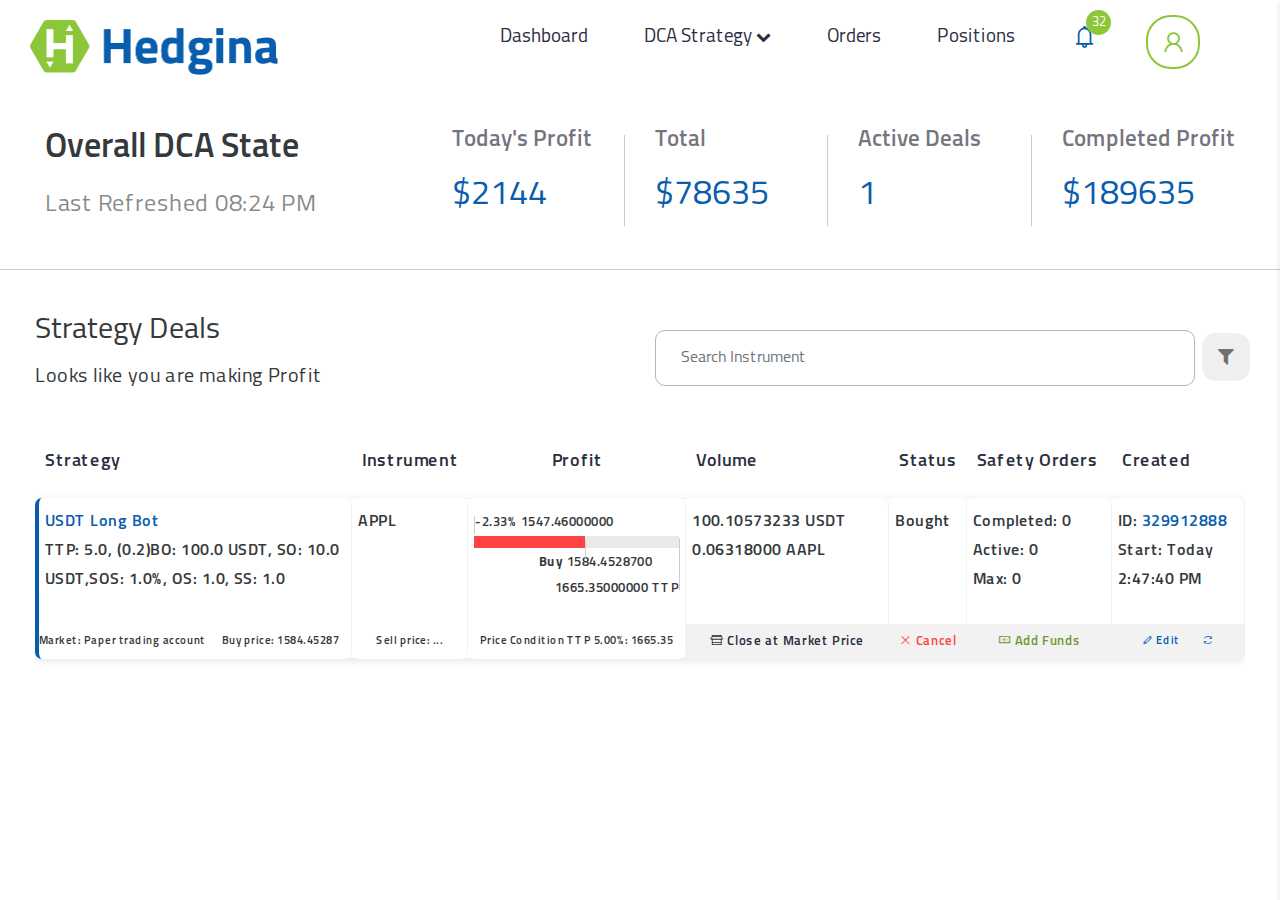
<file: my_deals.html>
<html lang="en">
    <head>
        <meta charset="UTF-8">
        <meta name="viewport" content="width=device-width, initial-scale=1.0">
        <title>Hedgina</title>
        <link rel="stylesheet" href="vendor/bootstrap/css/bootstrap.min.css">
        <link rel="stylesheet" href="icons/css/line-awesome.min.css">
        <link rel="stylesheet" href="vendor/select-picker/css/bootstrap-select.min.css">
        <link rel="stylesheet" href="vendor/slick/slick.css">
        <link rel="stylesheet" href="vendor/slick/slick-theme.css">
        <link rel="stylesheet" href="css/range_slider_css.css">
        <link rel="stylesheet" href="https://stackpath.bootstrapcdn.com/font-awesome/4.7.0/css/font-awesome.min.css">
        <link rel="stylesheet" href="css/style.css">
    </head>
    <body>
        <!-- Navigation -->
        <nav class="navbar navbar-expand-lg navbar-light bg-light">
            <div class="container-fluid">
                <div class="row">
                    <div class="col-md-3">
                        <a class="navbar-brand" href="#"><img src="images/hedgina_logo.png"></a>
                    </div>
                    <div class="col-md-9">
                        <button class="navbar-toggler" type="button" data-toggle="collapse" data-target="#navbartopbar" aria-controls="navbarResponsive" aria-expanded="false" aria-label="Toggle navigation">
                            <span class="navbar-toggler-icon"></span>
                        </button>
                        <div class="collapse navbar-collapse" id="navbartopbar">
                            <ul class="navbar-nav ml-auto">
                                <li class="nav-item active">
                                    <a class="nav-link" href="#">Dashboard</a>
                                </li>
                                <li class="nav-item sub-item">
                                    <a class="nav-link" href="#">DCA Strategy <i class="fa fa-chevron-down"></i></a>
                                    <ul class="sub-menu">
                                        <li class="nav-item"><a href="my_dca_strategies.html" class="nav-link">My Strategies</a></li>
                                        <li class="nav-item"><a href="my_deals.html" class="nav-link">My Deals</a></li>
                                    </ul>
                                </li>
                                <li class="nav-item">
                                    <a class="nav-link" href="my_orders.html">Orders</a>
                                </li>
                                <li class="nav-item">
                                    <a class="nav-link" href="my_positions.html">Positions</a>
                                </li>
                                <li class="nav-item">
                                    <a class="nav-link notification" href="javascript:;"><i class="las la-bell"></i><span class="count">32</span></a>
                                </li>
                                <li class="nav-item">
                                    <a class="nav-link profile" href="javascript:;"><i class="las la-user"></i></a>
                                    <div class="myprofilebox">
                                        <div class="profilebox">
                                            <div class="profiletitle">
                                                <h5>Profile</h5>
                                                <a href="javascript:;" class="closeprofile"><i class="las la-times"></i></a>
                                            </div>
                                            <div class="profileimg">
                                                <span class="imgbox">
                                                    <img src="images/profilepic.png">
                                                </span>
                                                <h4>Yousuf Mansoor</h4>
                                            </div>
                                            <ul class="profilelist">
                                                <li><a href="javascript:;"><i class="las la-address-book"></i>Profile Details</a></li>
                                                <li><a href="javascript:;"><i class="las la-wallet"></i>My Exchanges</a></li>
                                            </ul>
                                            <div class="buttons">
                                                <a href="javascript:;" class="borderthemebtn">Switch to Dark Mode</a>
                                                <a href="javascript:;" class="themebtn">Logout</a>
                                            </div>
                                        </div>
                                    </div>
                                </li>
                            </ul>
                        </div>
                    </div>
                </div>
            </div>
        </nav>
        <section class="topsection">
            <div class="container-fluid">
                <div class="row">
                    <div class="col-xl-4 col-lg-12 col-md-12">
                        <h4>Overall DCA State</h4>
                        <p class="lastrefreshed">Last Refreshed 08:24 PM</p>
                    </div>
                    <div class="col-xl-2 col-lg-6 col-md-12">
                        <div class="profitbox">
                            <h6>Today's Profit</h6>
                            <p>$2144</p>
                        </div>
                    </div>
                    <div class="col-xl-2 col-lg-6 col-md-12">
                        <div class="profitbox">
                            <h6>Total</h6>
                            <p>$78635</p>
                        </div>
                    </div>
                    <div class="col-xl-2 col-lg-6 col-md-12">
                        <div class="profitbox">
                            <h6>Active Deals</h6>
                            <p>1</p>
                        </div>
                    </div>
                    <div class="col-xl-2 col-lg-6 col-md-12">
                        <div class="profitbox bordernone">
                            <h6>Completed Profit</h6>
                            <p>$189635</p>
                        </div>
                    </div>
                </div>
            </div>
        </section>
        <section class="detailsec">
            <div class="container-fluid">
                <div class="row">
                    <div class="col-xl-6 col-lg-6 col-md-6">
                        <h3 class="themetitle">Strategy Deals</h3>
                        <h6 class="themesmalltitle">Looks like you are making Profit</h6>
                    </div>
                    <div class="col-xl-6 col-lg-6 col-md-6">
                        <div class="form-group searchinstrument">
                            <input type="text" class="form-control" placeholder="Search Instrument">
                        </div>
                        <div class="filtterbox">
                            <a class="filttericon" href="javascript:;"><i class="fa fa-filter"></i></a>
                            <div class="boxfilter">
                                <div class="form-group">
                                    <span class="form-label">Select Strategy</span>
                                    <select class="form-control m-input">
                                        <option>USDT Long Bot</option>
                                    </select>
                                </div>
                                <div class="form-group">
                                    <span class="form-label">Status</span>
                                    <input type="text" class="form-control m-input" placeholder="Bought">
                                </div>
                                <p class="smalltext">Profit Between</p>
                                <div class="form-group w50">
                                    <span class="form-label">Profit Start(%)</span>
                                    <input type="text" class="form-control m-input" value="2">
                                </div>
                                <div class="form-group w50">
                                    <span class="form-label">Profit End(%)</span>
                                    <input type="text" class="form-control m-input" value="10">
                                </div>
                                <a href="javascript" class="themebtn grey">Reset</a>
                                <a href="javascript" class="themebtn float-right">Apply</a>
                            </div>
                        </div>
                    </div>
                    <!-- <div class="col-xl-12 col-lg-12 col-md-12">
                        <div class="table-responsive dealtable">
                            <table class="table-newdesign blank">
                                <thead>
                                    <tr>
                                        <th>Strategy</th>
                                        <th>Instrument</th>
                                        <th>Profit</th>
                                        <th>Volume</th>
                                        <th>Status</th>
                                        <th>Safety Orders</th>
                                        <th>Created</th>
                                    </tr>
                                </thead>
                                <tbody>
                                    <tr>
                                        <td>
                                            <span class="blue">USDT Long Bot</span>
                                            TTP: 5.0, (0.2)BO: 100.0 USDT, SO: 10.0 USDT,SOS: 1.0%, OS: 1.0, SS: 1.0
                                            <span class="tdfoot">Market: Paper trading account</span>
                                        </td>
                                        <td>APPL
                                            <span class="tdfoot">Buy price: 1584.45287</span></td>
                                        <td>
                                            <span class="startwith">-2.33% 1547.46000000</span>
                                            <span class="processbar"></span>
                                            <span class="colorprocess" style="width: 51%;"></span>
                                            <span class="colwith" style="left: calc(51% - 20%);"><strong>Buy</strong> 1584.4528700</span>
                                            <span class="endwith">1665.35000000 TTP</span>
                                            <span class="tdfoot wsmall">Sell price: ...</span>
                                            <span class="tdfoot wbig">Price Condition TTP 5.00%: 1665.35</span>
                                        </td>
                                        <td>100.10573233 USDT 0.06318000 AAPL
                                            <span class="tdfoot bgfoot"><a href="javascript:;" class="dangertext" data-toggle="modal" data-target="#deleteStrategy"><i class="las la-times"></i> Cancel</a></span></td>
                                        <td>Bought
                                            <span class="tdfoot bgfoot"><a href="javascript:;" class="defaulttext" data-toggle="modal" data-target="#closeStrategy"><i class="las la-store"></i> Close at Market Price</a></span></td>
                                        <td>Completed: 0 Active: 0 Max: 0
                                            <span class="tdfoot bgfoot"><a href="javascript:;" class="greentext" data-toggle="modal" data-target="#addFunds"><i class="las la-money-bill-alt"></i> Add Funds</a></span></td>
                                        <td>ID: <span class="blue">329912888</span> Start: Today 2:47:40 PM
                                            <span class="tdfoot bgfoot"><a href="javascript:;" class="bluetext" data-toggle="modal" data-target="#addUSDT"><i class="las la-pen"></i> Edit</a>
                                                <a href="javascript:;" class="bluetext" ><i class="las la-sync"></i></a></span></td>
                                    </tr>
                                </tbody>
                            </table>
                        </div>
                    </div> -->
                
                
                    <div class="col-xl-12">
                        <div class="table-responsive">
                            <table class="mydealbox">
                                <thead>
                                    <tr>
                                        <th>Strategy</th>
                                        <th>Instrument</th>
                                        <th>Profit</th>
                                        <th>Volume</th>
                                        <th>Status</th>
                                        <th>Safety Orders</th>
                                        <th>Created</th>
                                    </tr>
                                </thead>
                                <tbody>
                                    <tr>
                                        <td>
                                            <div class="topatbbox">
                                                <span class="blue">USDT Long Bot</span>
                                                <span class="black">TTP: 5.0, (0.2)BO: 100.0 USDT, SO: 10.0 USDT,SOS: 1.0%, OS: 1.0, SS: 1.0</span>
                                            </div>
                                            <div class="bottomtbbox">
                                                <span class="first">Market: Paper trading account</span>
                                                <span class="last">Buy price: 1584.45287</span>
                                            </div>
                                        </td>
                                        <td>
                                            <div class="topatbbox">
                                                <span class="black">APPL</span>
                                            </div>
                                            <div class="bottomtbbox">
                                                <span class="oneonly">Sell price: ...</span>
                                            </div>
                                        </td>
                                        <td>
                                            <div class="topatbbox">
                                                <span class="startwith">-2.33% 1547.46000000</span>
                                                <span class="processbar"></span>
                                                <span class="colorprocess" style="width: 51%;"></span>
                                                <span class="colwith" style="left: calc(51% - 20%);"><strong>Buy</strong> 1584.4528700</span>
                                                <span class="endwith">1665.35000000 TTP</span>
                                            </div>
                                            <div class="bottomtbbox">
                                                <span class="oneonly">Price Condition TTP 5.00%: 1665.35</span>
                                            </div>
                                        </td>
                                        <td>
                                            <div class="topatbbox">
                                                <span class="black">100.10573233 USDT 0.06318000 AAPL</span>
                                            </div>
                                            <div class="bottomtbbox">
                                                <span class="oneonly"><a href="javascript:;" class="defaulttext" data-toggle="modal" data-target="#closeStrategy"><i class="las la-store"></i> Close at Market Price</a></span>
                                            </div>
                                        </td>
                                        <td>
                                            <div class="topatbbox">
                                                <span class="black">Bought</span>
                                            </div>
                                            <div class="bottomtbbox">
                                                <span class="oneonly"><a href="javascript:;" class="dangertext" data-toggle="modal" data-target="#deleteStrategy"><i class="las la-times"></i> Cancel</a></span>
                                            </div>
                                        </td>
                                        <td>
                                            <div class="topatbbox">
                                                <span class="black">Completed: 0<br> Active: 0<br> Max: 0</span>
                                            </div>
                                            <div class="bottomtbbox">
                                                <span class="oneonly"><a href="javascript:;" class="greentext" data-toggle="modal" data-target="#addFunds"><i class="las la-money-bill-alt"></i> Add Funds</a></span>
                                            </div>
                                        </td>
                                        <td>
                                            <div class="topatbbox">
                                                <span class="black">ID: <span class="blue">329912888</span><br> Start: Today 2:47:40 PM</span>
                                            </div>
                                            <div class="bottomtbbox">
                                                <span class="oneonly"><a href="javascript:;" class="bluetext" data-toggle="modal" data-target="#addUSDT"><i class="las la-pen"></i> Edit</a>
                                                    <a href="javascript:;" class="bluetext" ><i class="las la-sync"></i></a></span>
                                            </div>
                                        </td>
                                    </tr>
                                </tbody>
                            </table>
                        </div>
                    </div>
                </div>
            </div>
        </section>
        <div class="modal successpopup smallpopup" id="deleteStrategy">
            <div class="modal-dialog">
            <div class="modal-content">      
                <!-- Modal Header -->
                <div class="modal-header">
                    <div class="titilearea">
                        <!-- <h4>Delete Strategy?</h4>
                        <p>Are you sure you want to delete the strategy?</p> -->
                    </div>
                    <button type="button" class="close" data-dismiss="modal">&times;</button>
                </div>      
                <!-- Modal body -->
                <div class="modal-body">
                    <div class="iconboxpopup"><i class="las la-times-circle"></i></div>
                    <h4 class="deletetitle">Cancel Strategy Deal?</h4>
                    <p class="deletesamalltext mb-29">Please Confirm this action! This action will:</p>
                    <ul class="popuplist danger">
                        <li><i class="las la-check"></i> Cancel the strategy deal</li> 
                        <li><i class="las la-check"></i> Cancel unfilled orders </li>
                        <li><i class="las la-check"></i> Already filled orders will be saved on your exchange account!</li>
                    </ul>
                    <a href="javascript:;" class="themebtn exchangebtn dangerbg w100" data-dismiss="modal">Yes Cancel it!</a>
                    <a href="javascript:;" class="themebtn exchangebtn greybg  w100" data-dismiss="modal">No</a>
                </div>      
            </div>
            </div>
        </div>
        <div class="modal successpopup smallpopup" id="closeStrategy">
            <div class="modal-dialog">
            <div class="modal-content">      
                <!-- Modal Header -->
                <div class="modal-header">
                    <div class="titilearea">
                        <!-- <h4>Delete Strategy?</h4>
                        <p>Are you sure you want to delete the strategy?</p> -->
                    </div>
                    <button type="button" class="close" data-dismiss="modal">&times;</button>
                </div>      
                <!-- Modal body -->
                <div class="modal-body">
                    <div class="iconboxpopup blue"><i class="las la-store"></i></div>
                    <h4 class="deletetitle">Close the deal?</h4>
                    <p class="deletesamalltext mb-29">Are you sure you want to close the deal at Market Price?</p>
                    <p class="deletesamalltext mb-29">Profit: <span class="danger">$-2.1183080856</span></p>
                    <ul class="popuplist blue">
                        <li><i class="las la-check"></i> Cancel the strategy deal</li> 
                        <li><i class="las la-check"></i> Cancel unfilled orders </li>
                        <li><i class="las la-check"></i> Close the current position at market price</li>
                    </ul>
                    <a href="javascript:;" class="themebtn exchangebtn bluebg w100" data-dismiss="modal">Confirm!</a>
                    <a href="javascript:;" class="themebtn exchangebtn greybg  w100" data-dismiss="modal">No</a>
                </div>      
            </div>
            </div>
        </div>
        <div class="modal successpopup w500" id="addFunds">
            <div class="modal-dialog">
            <div class="modal-content">      
                <!-- Modal Header -->
                <div class="modal-header">
                    <div class="titilearea">
                        <h4>Add Funds to Deal</h4>
                        <p>Allocate funds to Existing Deal</p>
                    </div>
                    <button type="button" class="close" data-dismiss="modal">&times;</button>
                </div>      
                <!-- Modal body -->
                <div class="modal-body">
                    <div class="form-group">
                        <span class="form-label">Volume <span class="requried">*</span></span>
                        <input type="text" class="form-control m-input" value="991.43366651">
                    </div>
                    <div class="form-group w80">
                        <div class="range-slider grad" style='--min:0; --max:200; --step:1; --value:1; --text-value:"15"; '>
                            <input type="range" min="0" max="200" step="1" value="15" oninput="this.parentNode.style.setProperty('--value',this.value); this.parentNode.style.setProperty('--text-value', JSON.stringify((+this.value).toLocaleString()))">
                            <output></output>
                            <div class='range-slider__progress'></div>
                        </div>
                        <input type="text" class="rangeinput">
                    </div>
                    <div class="borderboxa">
                        <h6>256</h6>
                        <h4>Total Stock Quantity</h4>
                    </div>
                    <div class="borderboxa">
                        <h6>$189635</h6>
                        <h4>Available Amount</h4>
                    </div>
                    <a href="javascript:;" class="themebtn w100">Add funds</a>
                </div>      
            </div>
            </div>
        </div>
        <div class="modal successpopup " id="addUSDT">
            <div class="modal-dialog">
            <div class="modal-content">      
                <!-- Modal Header -->
                <div class="modal-header">
                    <div class="titilearea">
                        <h4>USDT Long Bot 2907425</h4>
                        <p>Edit strategy parameters for the deal</p>
                    </div>
                    <button type="button" class="close" data-dismiss="modal">&times;</button>
                </div>      
                <!-- Modal body -->
                <div class="modal-body">
                    <div class="row">
                        <div class="col-xl-12 col-lg-12">
                            <div class="form-group">
                                <span class="form-label">Target profit (%) <span class="requried">*</span></span>
                                <input type="text" class="form-control m-input" value="2">
                            </div>
                        </div>                        
                        <div class="col-xl-12 col-lg-12 col-md-12">
                            <h3 class="themetitle wauto">Stop Loss</h3>
                            <label class="switch toggleswitch">
                                <input type="checkbox" checked="">
                                <span class="slider round"></span>
                            </label>
                        </div>
                        <div class="col-xl-6 col-lg-12">
                            <div class="form-group">
                                <span class="form-label">Stop Loss (%) <span class="requried">*</span></span>
                                <input type="text" class="form-control m-input" value="5">
                            </div>
                        </div>   
                        <div class="col-xl-6 col-lg-12">
                            <div class="form-group">
                                <span class="form-label">Stop Loss timeout <span class="requried">*</span></span>
                                <input type="text" class="form-control m-input" value="1">
                            </div>
                        </div> 
                        <div class="col-xl-12 col-lg-12 rangslide ">
                            <div class="form-group w80">
                                <span class="form-label">Max active safety trades count</span>
                                <div class="range-slider grad" style='--min:0; --max:200; --step:1; --value:1; --text-value:"15"; '>
                                    <input type="range" min="0" max="200" step="1" value="15" oninput="this.parentNode.style.setProperty('--value',this.value); this.parentNode.style.setProperty('--text-value', JSON.stringify((+this.value).toLocaleString()))">
                                    <output></output>
                                    <div class='range-slider__progress'></div>
                                </div>
                                <input type="text" class="rangeinput">
                            </div>
                        </div>  
                        <div class="col-xl-12 col-lg-12 rangslide ">
                            <div class="form-group w80">
                                <span class="form-label">Max safety trades count</span>
                                <div class="range-slider grad" style='--min:0; --max:200; --step:1; --value:1; --text-value:"15"; '>
                                    <input type="range" min="0" max="200" step="1" value="15" oninput="this.parentNode.style.setProperty('--value',this.value); this.parentNode.style.setProperty('--text-value', JSON.stringify((+this.value).toLocaleString()))">
                                    <output></output>
                                    <div class='range-slider__progress'></div>
                                </div>
                                <input type="text" class="rangeinput">
                            </div>
                        </div> 
                        <div class="col-xl-12 col-lg-12">
                            <div class="form-group">
                                <span class="form-label">Take profit type <span class="requried">*</span></span>
                                <select class="form-control m-input">
                                    <option>Total Bought Volume</option>
                                </select>
                            </div>
                        </div>  
                        <div class="col-xl-6 col-lg-6 col-md-12">
                            <div class="form-group w80 switchgroup">
                                <span class="form-label">Trailing</span>
                                <label class="switch toggleswitch bigswitch">
                                    <input type="checkbox" checked="">
                                    <span class="slider round"></span>
                                    <span class="lefttext">Yes</span>
                                    <span class="righttext">No</span>
                                </label>
                            </div>
                        </div> 
                        <div class="col-xl-6 col-lg-12">
                            <div class="form-group">
                                <span class="form-label">Trailing Deviation <span class="requried">*</span></span>
                                <input type="text" class="form-control m-input" value="0.2">
                            </div>
                        </div> 
                    </div>
                    <a href="javascript:;" class="themebtn w100">Save Details</a>
                </div>      
            </div>
            </div>
        </div>
       <script src="https://cdnjs.cloudflare.com/ajax/libs/jquery/2.1.3/jquery.min.js"></script>
       <script src="https://cdn.jsdelivr.net/npm/popper.js@1.16.1/dist/umd/popper.min.js" integrity="sha384-9/reFTGAW83EW2RDu2S0VKaIzap3H66lZH81PoYlFhbGU+6BZp6G7niu735Sk7lN" crossorigin="anonymous"></script>
       <script src="vendor/bootstrap/js/bootstrap.min.js"></script>
       <script src="vendor/select-picker/js/bootstrap-select.min.js"></script>
       <script src="vendor/slick/slick.js"></script>
       <script src="js/script.js"></script>
       <script>
           $(document).ready(function(){
                $('.filtterbox a.filttericon').click(function(){
                    $(this).parent().toggleClass('active');
                });
           });
       </script>
    </body>
</html>
</file>
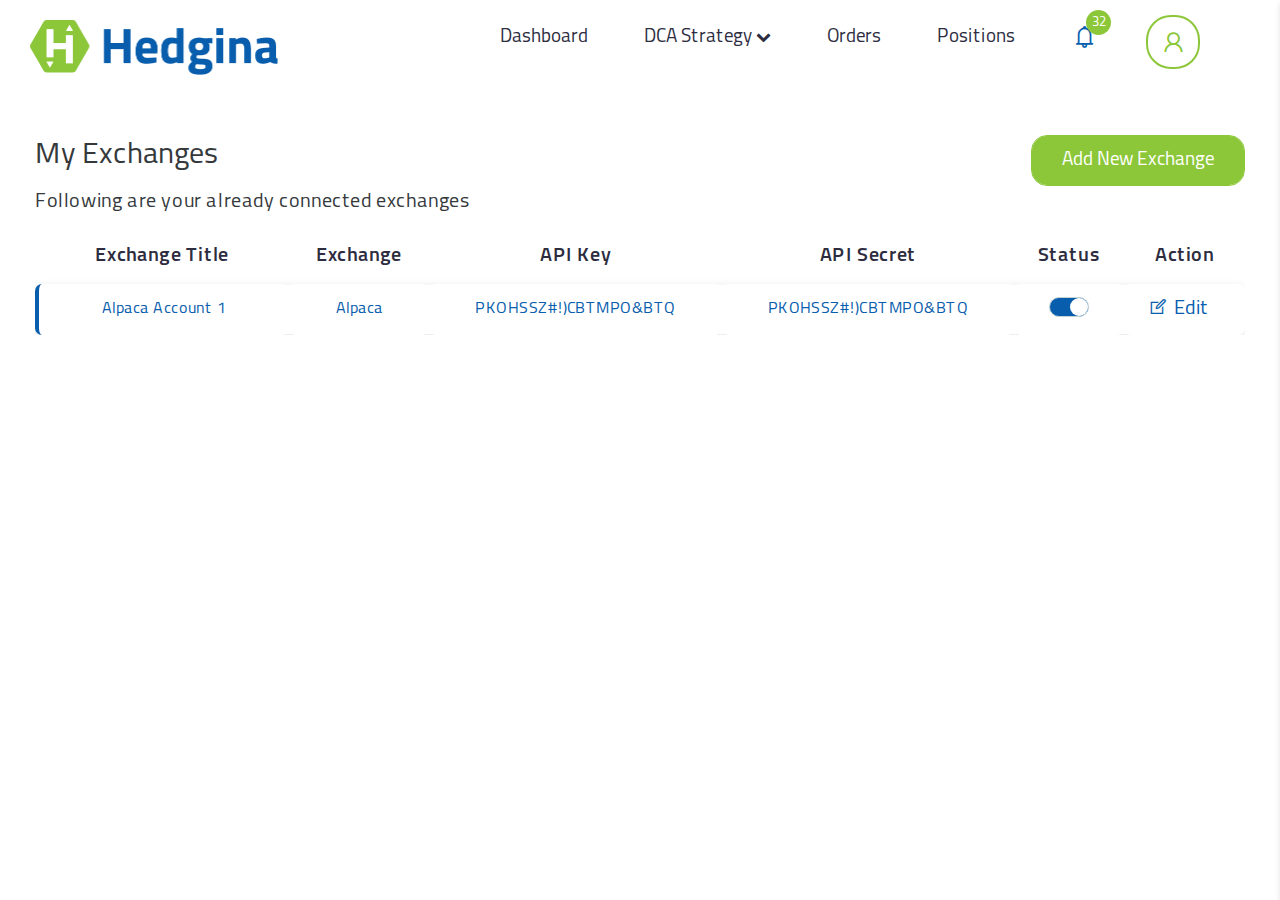
<file: my_exchanges.html>
<html lang="en">
    <head>
        <meta charset="UTF-8">
        <meta name="viewport" content="width=device-width, initial-scale=1.0">
        <title>Hedgina</title>
        <link rel="stylesheet" href="vendor/bootstrap/css/bootstrap.min.css">
        <link rel="stylesheet" href="icons/css/line-awesome.min.css">
        <link rel="stylesheet" href="vendor/select-picker/css/bootstrap-select.min.css">
        <link rel="stylesheet" href="vendor/slick/slick.css">
        <link rel="stylesheet" href="vendor/slick/slick-theme.css">
        <link rel="stylesheet" href="https://stackpath.bootstrapcdn.com/font-awesome/4.7.0/css/font-awesome.min.css">
        <link rel="stylesheet" href="css/style.css">
    </head>
    <body>
        <!-- Navigation -->
        <nav class="navbar navbar-expand-lg navbar-light bg-light">
            <div class="container-fluid">
                <div class="row">
                    <div class="col-md-3">
                        <a class="navbar-brand" href="#"><img src="images/hedgina_logo.png"></a>
                    </div>
                    <div class="col-md-9">
                        <button class="navbar-toggler" type="button" data-toggle="collapse" data-target="#navbartopbar" aria-controls="navbarResponsive" aria-expanded="false" aria-label="Toggle navigation">
                            <span class="navbar-toggler-icon"></span>
                        </button>
                        <div class="collapse navbar-collapse" id="navbartopbar">
                            <ul class="navbar-nav ml-auto">
                                <li class="nav-item active">
                                    <a class="nav-link" href="dashboard.html">Dashboard</a>
                                </li>
                                <li class="nav-item sub-item">
                                    <a class="nav-link" href="#">DCA Strategy <i class="fa fa-chevron-down"></i></a>
                                    <ul class="sub-menu">
                                        <li class="nav-item"><a href="my_dca_strategies.html" class="nav-link">My Strategies</a></li>
                                        <li class="nav-item"><a href="my_deals.html" class="nav-link">My Deals</a></li>
                                    </ul>
                                </li>
                                <li class="nav-item">
                                    <a class="nav-link" href="my_orders.html">Orders</a>
                                </li>
                                <li class="nav-item">
                                    <a class="nav-link" href="my_positions.html">Positions</a>
                                </li>
                                <li class="nav-item">
                                    <a class="nav-link notification" href="javascript:;"><i class="las la-bell"></i><span class="count">32</span></a>
                                </li>
                                <li class="nav-item">
                                    <a class="nav-link profile" href="javascript:;"><i class="las la-user"></i></a>
                                    <div class="myprofilebox">
                                        <div class="profilebox">
                                            <div class="profiletitle">
                                                <h5>Profile</h5>
                                                <a href="javascript:;" class="closeprofile"><i class="las la-times"></i></a>
                                            </div>
                                            <div class="profileimg">
                                                <span class="imgbox">
                                                    <img src="images/profilepic.png">
                                                </span>
                                                <h4>Yousuf Mansoor</h4>
                                            </div>
                                            <ul class="profilelist">
                                                <li><a href="javascript:;"><i class="las la-address-book"></i>Profile Details</a></li>
                                                <li><a href="javascript:;"><i class="las la-wallet"></i>My Exchanges</a></li>
                                            </ul>
                                            <div class="buttons">
                                                <a href="javascript:;" class="borderthemebtn">Switch to Dark Mode</a>
                                                <a href="javascript:;" class="themebtn">Logout</a>
                                            </div>
                                        </div>
                                    </div>
                                </li>
                            </ul>
                        </div>
                    </div>
                </div>
            </div>
        </nav>
        <section class="detailsec">
            <div class="container-fluid">
                <div class="row">
                    <div class="col-xl-6 col-lg-6 col-md-6">
                        <h3 class="themetitle">My Exchanges</h3>
                        <h6 class="themesmalltitle">Following are your already connected exchanges</h6>
                    </div>
                    <div class="col-xl-6 col-lg-6 col-md-6 text-right">
                        <a href="javascript:;" class="themebtn exchangebtn" data-toggle="modal" data-target="#addExchange">Add New Exchange</a>
                    </div>
                    <div class="col-xl-12 col-lg-12 col-md-12">
                        <div class="table-responsive">
                            <table class="table-newdesign blue">
                                <thead>
                                    <tr>
                                        <th>Exchange Title</th>
                                        <th>Exchange</th>
                                        <th>API Key</th>
                                        <th>API Secret</th>
                                        <th>Status</th>
                                        <th>Action</th>
                                    </tr>
                                </thead>
                                <tbody>
                                    <tr>
                                        <td>Alpaca Account 1</td>
                                        <td>Alpaca</td>
                                        <td>PKOHSSZ#!)CBTMPO&BTQ</td>
                                        <td>PKOHSSZ#!)CBTMPO&BTQ</td>
                                        <td>
                                            <label class="switch toggleswitch">
                                                <input type="checkbox" checked="">
                                                <span class="slider round"></span>
                                            </label>
                                        </td>
                                        <td><a href="javascript:;" class="edittext"><i class="las la-edit"></i> Edit</a></td>
                                    </tr>
                                </tbody>
                            </table>
                        </div>
                    </div>
                </div>
            </div>
        </section>
        <div class="modal successpopup" id="addExchange">
            <div class="modal-dialog">
            <div class="modal-content">      
                <!-- Modal Header -->
                <div class="modal-header">
                    <div class="titilearea">
                        <h4>Add Exchange</h4>
                        <p>Connect an exchange using an API key</p>
                    </div>
                    <button type="button" class="close" data-dismiss="modal">&times;</button>
                </div>      
                <!-- Modal body -->
                <div class="modal-body">
                    <div class="form-group">
                        <span class="form-label">Select Exchange *</span>
                        <select class="form-control m-input">
                            <option>Alpaca</option>
                        </select>
                    </div>
                    <div class="form-group">
                        <span class="form-label">Enter Your Exchange Name <span class="requried">*</span></span>
                        <input type="text" class="form-control m-input" value="Alpaca">
                    </div>
                    <div class="form-group">
                        <span class="form-label">API ID <span class="requried">*</span></span>
                        <input type="text" class="form-control m-input" value="PKOHSSZ#!)CBTMPO&BTQ">
                    </div>
                    <div class="form-group">
                        <span class="form-label">API Secret <span class="requried">*</span></span>
                        <textarea class="form-control m-input">2504166E48DC19294B86773F798DEE7996D3973E2504166E48DC19294B867 73F798DEE7996D3973E2504166E48DC19294B86773F798DEE7996D3973E
                        </textarea>
                    </div>
                    <a href="javascript:;" class="themebtn w100">Connect an Exchange</a>
                </div>      
            </div>
            </div>
        </div>
       <script src="https://cdnjs.cloudflare.com/ajax/libs/jquery/2.1.3/jquery.min.js"></script>
       <script src="https://cdn.jsdelivr.net/npm/popper.js@1.16.1/dist/umd/popper.min.js" integrity="sha384-9/reFTGAW83EW2RDu2S0VKaIzap3H66lZH81PoYlFhbGU+6BZp6G7niu735Sk7lN" crossorigin="anonymous"></script>
       <script src="vendor/bootstrap/js/bootstrap.min.js"></script>
       <script src="vendor/select-picker/js/bootstrap-select.min.js"></script>
       <script src="vendor/slick/slick.js"></script>
       <script src="js/script.js"></script>
       <script>
           $(document).ready(function(){
                $('.filtterbox a.filttericon').click(function(){
                    $(this).parent().toggleClass('active');
                });
           });
       </script>
    </body>
</html>
</file>
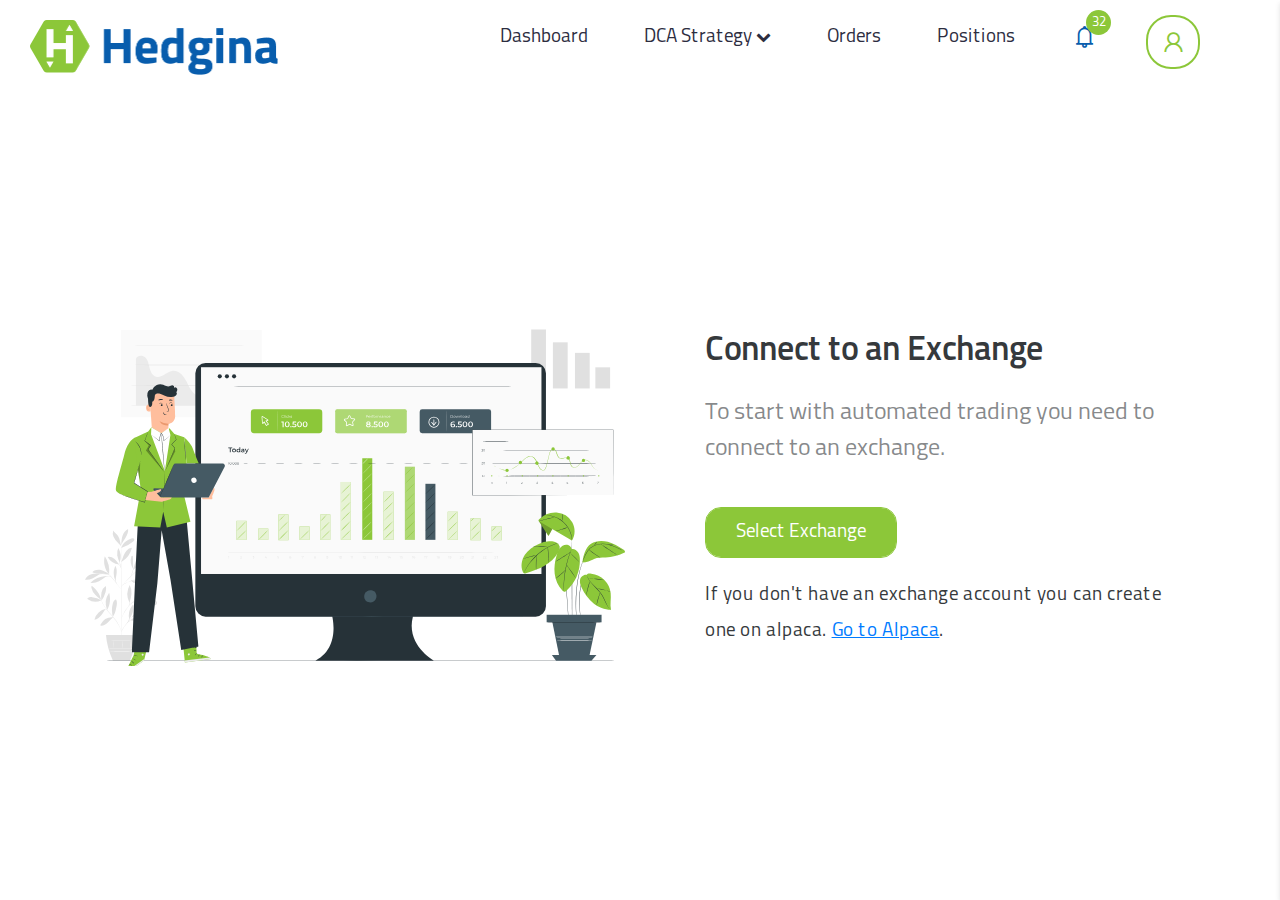
<file: My_Exchanges_1.html>
<html lang="en">
    <head>
        <meta charset="UTF-8">
        <meta name="viewport" content="width=device-width, initial-scale=1.0">
        <title>Hedgina</title>
        <link rel="stylesheet" href="vendor/bootstrap/css/bootstrap.min.css">
        <link rel="stylesheet" href="icons/css/line-awesome.min.css">
        <link rel="stylesheet" href="vendor/select-picker/css/bootstrap-select.min.css">
        <link rel="stylesheet" href="vendor/slick/slick.css">
        <link rel="stylesheet" href="vendor/slick/slick-theme.css">
        <link rel="stylesheet" href="https://stackpath.bootstrapcdn.com/font-awesome/4.7.0/css/font-awesome.min.css">
        <link rel="stylesheet" href="css/style.css">
    </head>
    <body>
        <!-- Navigation -->
        <!-- Navigation -->
        <nav class="navbar navbar-expand-lg navbar-light bg-light">
            <div class="container-fluid">
                <div class="row">
                    <div class="col-md-3">
                        <a class="navbar-brand" href="#"><img src="images/hedgina_logo.png"></a>
                    </div>
                    <div class="col-md-9">
                        <button class="navbar-toggler" type="button" data-toggle="collapse" data-target="#navbartopbar" aria-controls="navbarResponsive" aria-expanded="false" aria-label="Toggle navigation">
                            <span class="navbar-toggler-icon"></span>
                        </button>
                        <div class="collapse navbar-collapse" id="navbartopbar">
                            <ul class="navbar-nav ml-auto">
                                <li class="nav-item active">
                                    <a class="nav-link" href="dashboard.html">Dashboard</a>
                                </li>
                                <li class="nav-item sub-item">
                                    <a class="nav-link" href="#">DCA Strategy <i class="fa fa-chevron-down"></i></a>
                                    <ul class="sub-menu">
                                        <li class="nav-item"><a href="my_dca_strategies.html" class="nav-link">My Strategies</a></li>
                                        <li class="nav-item"><a href="my_deals.html" class="nav-link">My Deals</a></li>
                                    </ul>
                                </li>
                                <li class="nav-item">
                                    <a class="nav-link" href="my_orders.html">Orders</a>
                                </li>
                                <li class="nav-item">
                                    <a class="nav-link" href="my_positions.html">Positions</a>
                                </li>
                                <li class="nav-item">
                                    <a class="nav-link notification" href="javascript:;"><i class="las la-bell"></i><span class="count">32</span></a>
                                </li>
                                <li class="nav-item">
                                    <a class="nav-link profile" href="javascript:;"><i class="las la-user"></i></a>
                                    <div class="myprofilebox">
                                        <div class="profilebox">
                                            <div class="profiletitle">
                                                <h5>Profile</h5>
                                                <a href="javascript:;" class="closeprofile"><i class="las la-times"></i></a>
                                            </div>
                                            <div class="profileimg">
                                                <span class="imgbox">
                                                    <img src="images/profilepic.png">
                                                </span>
                                                <h4>Yousuf Mansoor</h4>
                                            </div>
                                            <ul class="profilelist">
                                                <li><a href="javascript:;"><i class="las la-address-book"></i>Profile Details</a></li>
                                                <li><a href="javascript:;"><i class="las la-wallet"></i>My Exchanges</a></li>
                                            </ul>
                                            <div class="buttons">
                                                <a href="javascript:;" class="borderthemebtn">Switch to Dark Mode</a>
                                                <a href="javascript:;" class="themebtn">Logout</a>
                                            </div>
                                        </div>
                                    </div>
                                </li>
                            </ul>
                        </div>
                    </div>
                </div>
            </div>
        </nav>
        <section class="loginsec connectExchange">
            <div class="container">
                <div class="row">
                    <div class="col-xl-6 col-lg-6 col-md-12">
                        <div class="backgroundimg" style="background-image: url('images/Site-Stats-pana.svg');"></div>
                    </div>
                    <div class="col-xl-6 col-lg-6 col-md-12">
                        <div class="loginbox pr-50">
                            <h3>Connect to an Exchange</h3>
                            <p class="smalltext">To start with automated trading you need to connect to an exchange.</p>
                            <a href="my_exchanges.html" class="themebtn mt-20">Select Exchange</a>
                            <p class="terms mt-20">If you don't have an exchange account you can create one on alpaca. <a href="javascript:;">Go to Alpaca</a>.</p>
                        </div>
                    </div>
                </div>
            </div>
        </section>
       <script src="https://cdnjs.cloudflare.com/ajax/libs/jquery/2.1.3/jquery.min.js"></script>
       <script src="https://cdn.jsdelivr.net/npm/popper.js@1.16.1/dist/umd/popper.min.js" integrity="sha384-9/reFTGAW83EW2RDu2S0VKaIzap3H66lZH81PoYlFhbGU+6BZp6G7niu735Sk7lN" crossorigin="anonymous"></script>
       <script src="vendor/bootstrap/js/bootstrap.min.js"></script>
       <script src="vendor/select-picker/js/bootstrap-select.min.js"></script>
       <script src="vendor/slick/slick.js"></script>
       <script src="js/script.js"></script>
    </body>
</html>
</file>
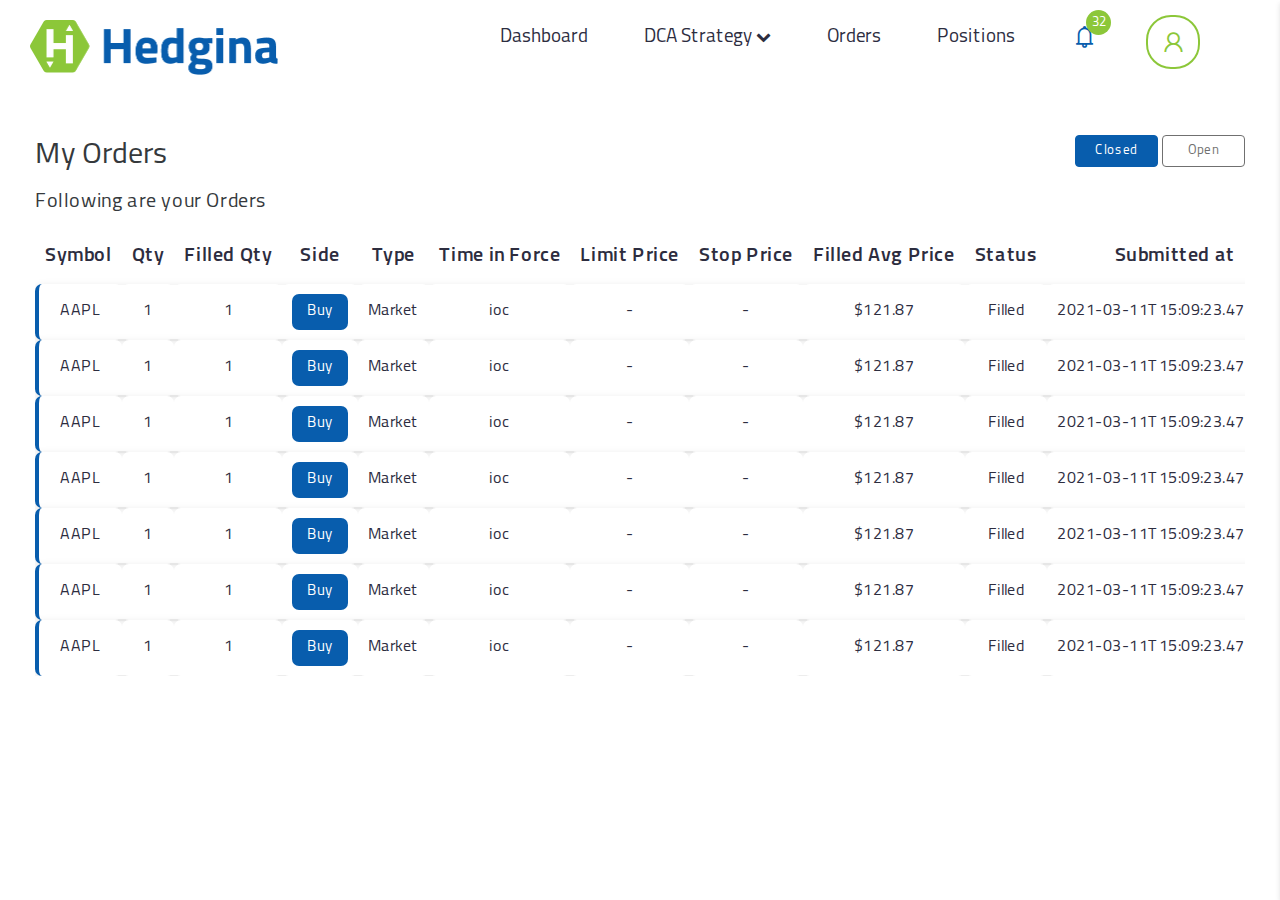
<file: my_orders.html>
<html lang="en">
    <head>
        <meta charset="UTF-8">
        <meta name="viewport" content="width=device-width, initial-scale=1.0">
        <title>Hedgina</title>
        <link rel="stylesheet" href="vendor/bootstrap/css/bootstrap.min.css">
        <link rel="stylesheet" href="icons/css/line-awesome.min.css">
        <link rel="stylesheet" href="vendor/select-picker/css/bootstrap-select.min.css">
        <link rel="stylesheet" href="vendor/slick/slick.css">
        <link rel="stylesheet" href="vendor/slick/slick-theme.css">
        <link rel="stylesheet" href="https://stackpath.bootstrapcdn.com/font-awesome/4.7.0/css/font-awesome.min.css">
        <link rel="stylesheet" href="css/style.css">
    </head>
    <body>
        <!-- Navigation -->
        <nav class="navbar navbar-expand-lg navbar-light bg-light">
            <div class="container-fluid">
                <div class="row">
                    <div class="col-md-3">
                        <a class="navbar-brand" href="#"><img src="images/hedgina_logo.png"></a>
                    </div>
                    <div class="col-md-9">
                        <button class="navbar-toggler" type="button" data-toggle="collapse" data-target="#navbartopbar" aria-controls="navbarResponsive" aria-expanded="false" aria-label="Toggle navigation">
                            <span class="navbar-toggler-icon"></span>
                        </button>
                        <div class="collapse navbar-collapse" id="navbartopbar">
                            <ul class="navbar-nav ml-auto">
                                <li class="nav-item active">
                                    <a class="nav-link" href="#">Dashboard</a>
                                </li>
                                <li class="nav-item sub-item">
                                    <a class="nav-link" href="#">DCA Strategy <i class="fa fa-chevron-down"></i></a>
                                    <ul class="sub-menu">
                                        <li class="nav-item"><a href="my_dca_strategies.html" class="nav-link">My Strategies</a></li>
                                        <li class="nav-item"><a href="my_deals.html" class="nav-link">My Deals</a></li>
                                    </ul>
                                </li>
                                <li class="nav-item">
                                    <a class="nav-link" href="my_orders.html">Orders</a>
                                </li>
                                <li class="nav-item">
                                    <a class="nav-link" href="my_positions.html">Positions</a>
                                </li>
                                <li class="nav-item">
                                    <a class="nav-link notification" href="javascript:;"><i class="las la-bell"></i><span class="count">32</span></a>
                                </li>
                                <li class="nav-item">
                                    <a class="nav-link profile" href="javascript:;"><i class="las la-user"></i></a>
                                    <div class="myprofilebox">
                                        <div class="profilebox">
                                            <div class="profiletitle">
                                                <h5>Profile</h5>
                                                <a href="javascript:;" class="closeprofile"><i class="las la-times"></i></a>
                                            </div>
                                            <div class="profileimg">
                                                <span class="imgbox">
                                                    <img src="images/profilepic.png">
                                                </span>
                                                <h4>Yousuf Mansoor</h4>
                                            </div>
                                            <ul class="profilelist">
                                                <li><a href="javascript:;"><i class="las la-address-book"></i>Profile Details</a></li>
                                                <li><a href="javascript:;"><i class="las la-wallet"></i>My Exchanges</a></li>
                                            </ul>
                                            <div class="buttons">
                                                <a href="javascript:;" class="borderthemebtn">Switch to Dark Mode</a>
                                                <a href="javascript:;" class="themebtn">Logout</a>
                                            </div>
                                        </div>
                                    </div>
                                </li>
                            </ul>
                        </div>
                    </div>
                </div>
            </div>
        </nav>
        <section class="detailsec">
            <div class="container-fluid">
                <div class="row">
                    <div class="col-xl-6 col-lg-6 col-md-6">
                        <h3 class="themetitle">My Orders</h3>
                        <h6 class="themesmalltitle">Following are your Orders</h6>
                    </div>
                    <div class="col-xl-6 col-lg-6 col-md-6 text-right">                        
                        <a href="javascript:;" class="smallbtn active">Closed</a>
                        <a href="javascript:;" class="smallbtn">Open</a>
                    </div>
                    <div class="col-xl-12 col-lg-12 col-md-12">
                        <div class="table-responsive">
                            <table class="table-newdesign blue black extratab">
                                <thead>
                                    <tr>
                                        <th>Symbol</th>
                                        <th>Qty</th>
                                        <th>Filled Qty</th>
                                        <th>Side</th>
                                        <th>Type</th>
                                        <th>Time in Force</th>
                                        <th>Limit Price</th>
                                        <th>Stop Price</th>
                                        <th>Filled Avg Price</th>
                                        <th>Status</th>
                                        <th>Submitted at</th>
                                        <th>Filled at</th>
                                        <th>Canceled at</th>
                                    </tr>
                                </thead>
                                <tbody>
                                    <tr>
                                        <td>AAPL</td>
                                        <td>1</td>
                                        <td>1</td>
                                        <td><span class="bluebtn">Buy</span></td>
                                        <td>Market</td>
                                        <td>ioc</td>
                                        <td>-</td>
                                        <td>-</td>
                                        <td>$121.87</td>
                                        <td>Filled</td>
                                        <td>2021-03-11T15:09:23.475374Z</td>
                                        <td>2021-03-11T15:09:23.48214Z</td>
                                        <td>-</td>
                                    </tr>
                                    <tr>
                                        <td>AAPL</td>
                                        <td>1</td>
                                        <td>1</td>
                                        <td><span class="bluebtn">Buy</span></td>
                                        <td>Market</td>
                                        <td>ioc</td>
                                        <td>-</td>
                                        <td>-</td>
                                        <td>$121.87</td>
                                        <td>Filled</td>
                                        <td>2021-03-11T15:09:23.475374Z</td>
                                        <td>2021-03-11T15:09:23.48214Z</td>
                                        <td>-</td>
                                    </tr>
                                    <tr>
                                        <td>AAPL</td>
                                        <td>1</td>
                                        <td>1</td>
                                        <td><span class="bluebtn">Buy</span></td>
                                        <td>Market</td>
                                        <td>ioc</td>
                                        <td>-</td>
                                        <td>-</td>
                                        <td>$121.87</td>
                                        <td>Filled</td>
                                        <td>2021-03-11T15:09:23.475374Z</td>
                                        <td>2021-03-11T15:09:23.48214Z</td>
                                        <td>-</td>
                                    </tr>
                                    <tr>
                                        <td>AAPL</td>
                                        <td>1</td>
                                        <td>1</td>
                                        <td><span class="bluebtn">Buy</span></td>
                                        <td>Market</td>
                                        <td>ioc</td>
                                        <td>-</td>
                                        <td>-</td>
                                        <td>$121.87</td>
                                        <td>Filled</td>
                                        <td>2021-03-11T15:09:23.475374Z</td>
                                        <td>2021-03-11T15:09:23.48214Z</td>
                                        <td>-</td>
                                    </tr>
                                    <tr>
                                        <td>AAPL</td>
                                        <td>1</td>
                                        <td>1</td>
                                        <td><span class="bluebtn">Buy</span></td>
                                        <td>Market</td>
                                        <td>ioc</td>
                                        <td>-</td>
                                        <td>-</td>
                                        <td>$121.87</td>
                                        <td>Filled</td>
                                        <td>2021-03-11T15:09:23.475374Z</td>
                                        <td>2021-03-11T15:09:23.48214Z</td>
                                        <td>-</td>
                                    </tr>
                                    <tr>
                                        <td>AAPL</td>
                                        <td>1</td>
                                        <td>1</td>
                                        <td><span class="bluebtn">Buy</span></td>
                                        <td>Market</td>
                                        <td>ioc</td>
                                        <td>-</td>
                                        <td>-</td>
                                        <td>$121.87</td>
                                        <td>Filled</td>
                                        <td>2021-03-11T15:09:23.475374Z</td>
                                        <td>2021-03-11T15:09:23.48214Z</td>
                                        <td>-</td>
                                    </tr>
                                    <tr>
                                        <td>AAPL</td>
                                        <td>1</td>
                                        <td>1</td>
                                        <td><span class="bluebtn">Buy</span></td>
                                        <td>Market</td>
                                        <td>ioc</td>
                                        <td>-</td>
                                        <td>-</td>
                                        <td>$121.87</td>
                                        <td>Filled</td>
                                        <td>2021-03-11T15:09:23.475374Z</td>
                                        <td>2021-03-11T15:09:23.48214Z</td>
                                        <td>-</td>
                                    </tr>
                                </tbody>
                            </table>
                        </div>
                    </div>
                </div>
            </div>
        </section>
        <div class="modal successpopup" id="addExchange">
            <div class="modal-dialog">
            <div class="modal-content">      
                <!-- Modal Header -->
                <div class="modal-header">
                    <div class="titilearea">
                        <h4>Add Exchange</h4>
                        <p>Connect an exchange using an API key</p>
                    </div>
                    <button type="button" class="close" data-dismiss="modal">&times;</button>
                </div>      
                <!-- Modal body -->
                <div class="modal-body">
                    <div class="form-group">
                        <span class="form-label">Select Exchange *</span>
                        <select class="form-control m-input">
                            <option>Alpaca</option>
                        </select>
                    </div>
                    <div class="form-group">
                        <span class="form-label">Enter Your Exchange Name <span class="requried">*</span></span>
                        <input type="text" class="form-control m-input" value="Alpaca">
                    </div>
                    <div class="form-group">
                        <span class="form-label">API ID <span class="requried">*</span></span>
                        <input type="text" class="form-control m-input" value="PKOHSSZ#!)CBTMPO&BTQ">
                    </div>
                    <div class="form-group">
                        <span class="form-label">API Secret <span class="requried">*</span></span>
                        <textarea class="form-control m-input">
                            2504166E48DC19294B86773F798DEE7996D3973E2504166E48DC19294B867 73F798DEE7996D3973E2504166E48DC19294B86773F798DEE7996D3973E
                        </textarea>
                    </div>
                    <a href="javascript:;" class="themebtn w100">Connect an Exchange</a>
                </div>      
            </div>
            </div>
        </div>
       <script src="https://cdnjs.cloudflare.com/ajax/libs/jquery/2.1.3/jquery.min.js"></script>
       <script src="https://cdn.jsdelivr.net/npm/popper.js@1.16.1/dist/umd/popper.min.js" integrity="sha384-9/reFTGAW83EW2RDu2S0VKaIzap3H66lZH81PoYlFhbGU+6BZp6G7niu735Sk7lN" crossorigin="anonymous"></script>
       <script src="vendor/bootstrap/js/bootstrap.min.js"></script>
       <script src="vendor/select-picker/js/bootstrap-select.min.js"></script>
       <script src="vendor/slick/slick.js"></script>
       <script src="js/script.js"></script>
       <script>
           $(document).ready(function(){
                $('.filtterbox a.filttericon').click(function(){
                    $(this).parent().toggleClass('active');
                });
           });
       </script>
    </body>
</html>
</file>
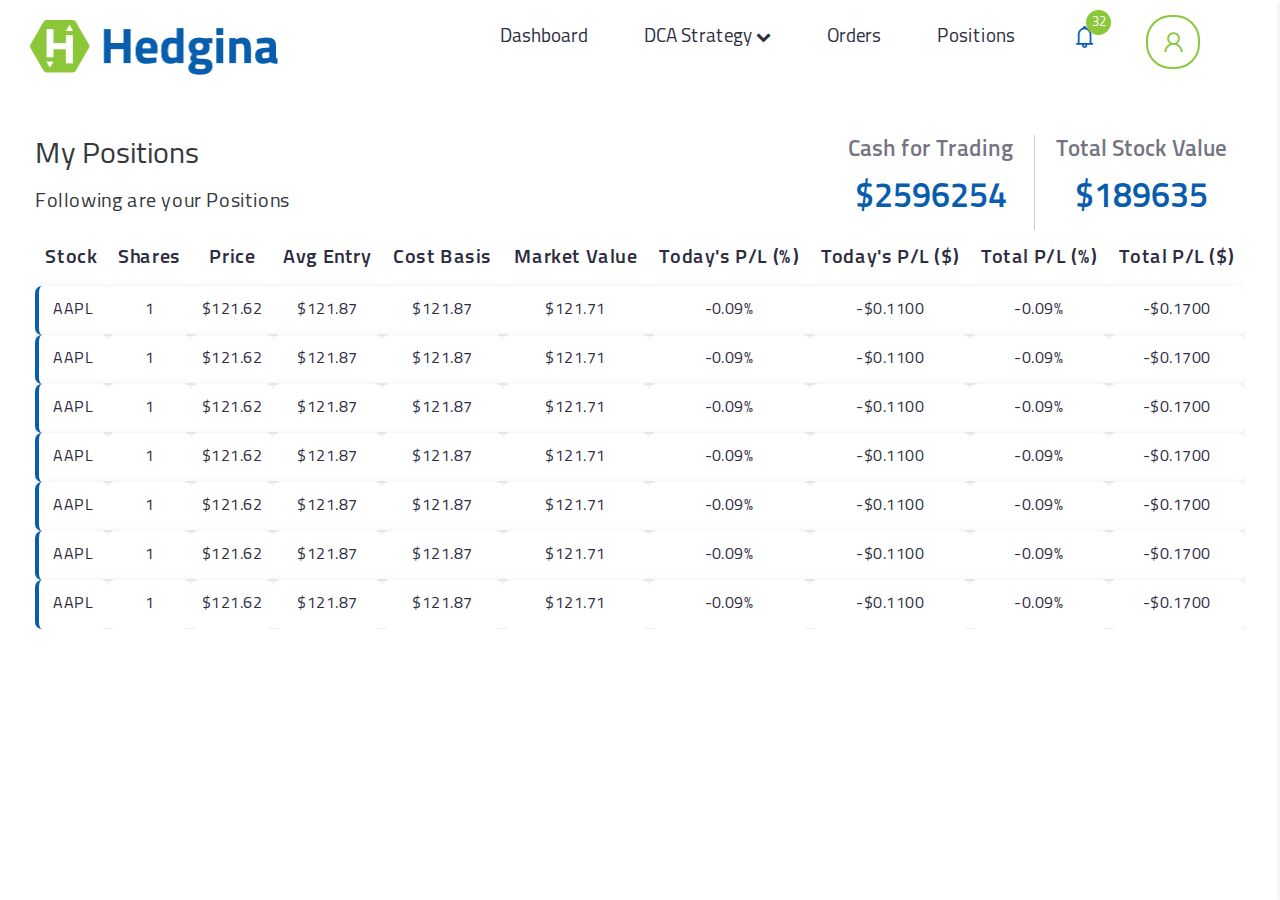
<file: my_positions.html>
<html lang="en">
    <head>
        <meta charset="UTF-8">
        <meta name="viewport" content="width=device-width, initial-scale=1.0">
        <title>Hedgina</title>
        <link rel="stylesheet" href="vendor/bootstrap/css/bootstrap.min.css">
        <link rel="stylesheet" href="icons/css/line-awesome.min.css">
        <link rel="stylesheet" href="vendor/select-picker/css/bootstrap-select.min.css">
        <link rel="stylesheet" href="vendor/slick/slick.css">
        <link rel="stylesheet" href="vendor/slick/slick-theme.css">
        <link rel="stylesheet" href="https://stackpath.bootstrapcdn.com/font-awesome/4.7.0/css/font-awesome.min.css">
        <link rel="stylesheet" href="css/style.css">
    </head>
    <body>
        <!-- Navigation -->
        <nav class="navbar navbar-expand-lg navbar-light bg-light">
            <div class="container-fluid">
                <div class="row">
                    <div class="col-md-3">
                        <a class="navbar-brand" href="#"><img src="images/hedgina_logo.png"></a>
                    </div>
                    <div class="col-md-9">
                        <button class="navbar-toggler" type="button" data-toggle="collapse" data-target="#navbartopbar" aria-controls="navbarResponsive" aria-expanded="false" aria-label="Toggle navigation">
                            <span class="navbar-toggler-icon"></span>
                        </button>
                        <div class="collapse navbar-collapse" id="navbartopbar">
                            <ul class="navbar-nav ml-auto">
                                <li class="nav-item active">
                                    <a class="nav-link" href="#">Dashboard</a>
                                </li>
                                <li class="nav-item sub-item">
                                    <a class="nav-link" href="#">DCA Strategy <i class="fa fa-chevron-down"></i></a>
                                    <ul class="sub-menu">
                                        <li class="nav-item"><a href="my_dca_strategies.html" class="nav-link">My Strategies</a></li>
                                        <li class="nav-item"><a href="my_deals.html" class="nav-link">My Deals</a></li>
                                    </ul>
                                </li>
                                <li class="nav-item">
                                    <a class="nav-link" href="my_orders.html">Orders</a>
                                </li>
                                <li class="nav-item">
                                    <a class="nav-link" href="my_positions.html">Positions</a>
                                </li>
                                <li class="nav-item">
                                    <a class="nav-link notification" href="javascript:;"><i class="las la-bell"></i><span class="count">32</span></a>
                                </li>
                                <li class="nav-item">
                                    <a class="nav-link profile" href="javascript:;"><i class="las la-user"></i></a>
                                    <div class="myprofilebox">
                                        <div class="profilebox">
                                            <div class="profiletitle">
                                                <h5>Profile</h5>
                                                <a href="javascript:;" class="closeprofile"><i class="las la-times"></i></a>
                                            </div>
                                            <div class="profileimg">
                                                <span class="imgbox">
                                                    <img src="images/profilepic.png">
                                                </span>
                                                <h4>Yousuf Mansoor</h4>
                                            </div>
                                            <ul class="profilelist">
                                                <li><a href="javascript:;"><i class="las la-address-book"></i>Profile Details</a></li>
                                                <li><a href="javascript:;"><i class="las la-wallet"></i>My Exchanges</a></li>
                                            </ul>
                                            <div class="buttons">
                                                <a href="javascript:;" class="borderthemebtn">Switch to Dark Mode</a>
                                                <a href="javascript:;" class="themebtn">Logout</a>
                                            </div>
                                        </div>
                                    </div>
                                </li>
                            </ul>
                        </div>
                    </div>
                </div>
            </div>
        </nav>
        <section class="detailsec">
            <div class="container-fluid">
                <div class="row">
                    <div class="col-xl-6 col-lg-6 col-md-12">
                        <h3 class="themetitle">My Positions</h3>
                        <h6 class="themesmalltitle">Following are your Positions</h6>
                    </div>
                    <div class="col-xl-6 col-lg-6 col-md-12 text-right">                        
                        <div class="cashbox bright">
                            <h6>Cash for Trading</h6>
                            <h4>$2596254</h4>
                        </div>                      
                        <div class="cashbox">
                            <h6>Total Stock Value</h6>
                            <h4>$189635</h4>
                        </div>
                    </div>
                    <div class="col-xl-12 col-lg-12 col-md-12">
                        <div class="table-responsive">
                            <table class="table-newdesign blue black extratab">
                                <thead>
                                    <tr>
                                        <th>Stock</th>
                                        <th>Shares</th>
                                        <th>Price</th>
                                        <th>Avg Entry</th>
                                        <th>Cost Basis</th>
                                        <th>Market Value</th>
                                        <th>Today's P/L (%)</th>
                                        <th>Today's P/L ($)</th>
                                        <th>Total P/L (%)</th>
                                        <th>Total P/L ($)</th>
                                    </tr>
                                </thead>
                                <tbody>
                                    <tr>
                                        <td>AAPL</td>
                                        <td>1</td>
                                        <td>$121.62</td>
                                        <td>$121.87</td>
                                        <td>$121.87</td>
                                        <td>$121.71</td>
                                        <td>-0.09%</td>
                                        <td>-$0.1100</td>
                                        <td>-0.09%</td>
                                        <td>-$0.1700</td>
                                    </tr>
                                    <tr>
                                        <td>AAPL</td>
                                        <td>1</td>
                                        <td>$121.62</td>
                                        <td>$121.87</td>
                                        <td>$121.87</td>
                                        <td>$121.71</td>
                                        <td>-0.09%</td>
                                        <td>-$0.1100</td>
                                        <td>-0.09%</td>
                                        <td>-$0.1700</td>
                                    </tr>
                                    <tr>
                                        <td>AAPL</td>
                                        <td>1</td>
                                        <td>$121.62</td>
                                        <td>$121.87</td>
                                        <td>$121.87</td>
                                        <td>$121.71</td>
                                        <td>-0.09%</td>
                                        <td>-$0.1100</td>
                                        <td>-0.09%</td>
                                        <td>-$0.1700</td>
                                    </tr>
                                    <tr>
                                        <td>AAPL</td>
                                        <td>1</td>
                                        <td>$121.62</td>
                                        <td>$121.87</td>
                                        <td>$121.87</td>
                                        <td>$121.71</td>
                                        <td>-0.09%</td>
                                        <td>-$0.1100</td>
                                        <td>-0.09%</td>
                                        <td>-$0.1700</td>
                                    </tr>
                                    <tr>
                                        <td>AAPL</td>
                                        <td>1</td>
                                        <td>$121.62</td>
                                        <td>$121.87</td>
                                        <td>$121.87</td>
                                        <td>$121.71</td>
                                        <td>-0.09%</td>
                                        <td>-$0.1100</td>
                                        <td>-0.09%</td>
                                        <td>-$0.1700</td>
                                    </tr>
                                    <tr>
                                        <td>AAPL</td>
                                        <td>1</td>
                                        <td>$121.62</td>
                                        <td>$121.87</td>
                                        <td>$121.87</td>
                                        <td>$121.71</td>
                                        <td>-0.09%</td>
                                        <td>-$0.1100</td>
                                        <td>-0.09%</td>
                                        <td>-$0.1700</td>
                                    </tr>
                                    <tr>
                                        <td>AAPL</td>
                                        <td>1</td>
                                        <td>$121.62</td>
                                        <td>$121.87</td>
                                        <td>$121.87</td>
                                        <td>$121.71</td>
                                        <td>-0.09%</td>
                                        <td>-$0.1100</td>
                                        <td>-0.09%</td>
                                        <td>-$0.1700</td>
                                    </tr>
                                </tbody>
                            </table>
                        </div>
                    </div>
                </div>
            </div>
        </section>
        <div class="modal successpopup" id="addExchange">
            <div class="modal-dialog">
            <div class="modal-content">      
                <!-- Modal Header -->
                <div class="modal-header">
                    <div class="titilearea">
                        <h4>Add Exchange</h4>
                        <p>Connect an exchange using an API key</p>
                    </div>
                    <button type="button" class="close" data-dismiss="modal">&times;</button>
                </div>      
                <!-- Modal body -->
                <div class="modal-body">
                    <div class="form-group">
                        <span class="form-label">Select Exchange *</span>
                        <select class="form-control m-input">
                            <option>Alpaca</option>
                        </select>
                    </div>
                    <div class="form-group">
                        <span class="form-label">Enter Your Exchange Name <span class="requried">*</span></span>
                        <input type="text" class="form-control m-input" value="Alpaca">
                    </div>
                    <div class="form-group">
                        <span class="form-label">API ID <span class="requried">*</span></span>
                        <input type="text" class="form-control m-input" value="PKOHSSZ#!)CBTMPO&BTQ">
                    </div>
                    <div class="form-group">
                        <span class="form-label">API Secret <span class="requried">*</span></span>
                        <textarea class="form-control m-input">
                            2504166E48DC19294B86773F798DEE7996D3973E2504166E48DC19294B867 73F798DEE7996D3973E2504166E48DC19294B86773F798DEE7996D3973E
                        </textarea>
                    </div>
                    <a href="javascript:;" class="themebtn w100">Connect an Exchange</a>
                </div>      
            </div>
            </div>
        </div>
       <script src="https://cdnjs.cloudflare.com/ajax/libs/jquery/2.1.3/jquery.min.js"></script>
       <script src="https://cdn.jsdelivr.net/npm/popper.js@1.16.1/dist/umd/popper.min.js" integrity="sha384-9/reFTGAW83EW2RDu2S0VKaIzap3H66lZH81PoYlFhbGU+6BZp6G7niu735Sk7lN" crossorigin="anonymous"></script>
       <script src="vendor/bootstrap/js/bootstrap.min.js"></script>
       <script src="vendor/select-picker/js/bootstrap-select.min.js"></script>
       <script src="vendor/slick/slick.js"></script>
       <script src="js/script.js"></script>
       <script>
           $(document).ready(function(){
                $('.filtterbox a.filttericon').click(function(){
                    $(this).parent().toggleClass('active');
                });
           });
       </script>
    </body>
</html>
</file>
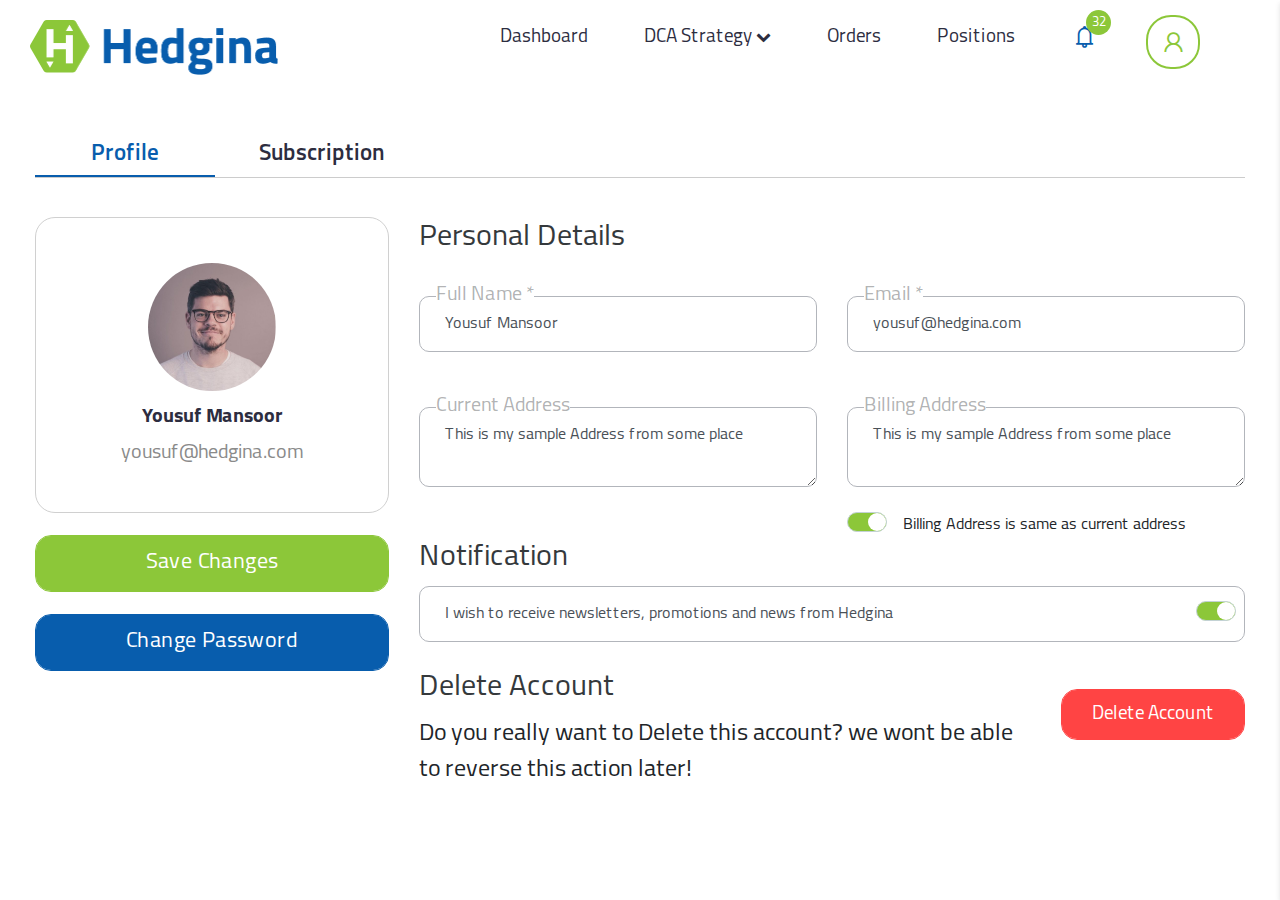
<file: my_profile.html>
<html lang="en">
    <head>
        <meta charset="UTF-8">
        <meta name="viewport" content="width=device-width, initial-scale=1.0">
        <title>Hedgina</title>
        <link rel="stylesheet" href="vendor/bootstrap/css/bootstrap.min.css">
        <link rel="stylesheet" href="icons/css/line-awesome.min.css">
        <link rel="stylesheet" href="vendor/select-picker/css/bootstrap-select.min.css">
        <link rel="stylesheet" href="vendor/slick/slick.css">
        <link rel="stylesheet" href="vendor/slick/slick-theme.css">
        <link rel="stylesheet" href="https://stackpath.bootstrapcdn.com/font-awesome/4.7.0/css/font-awesome.min.css">
        <link rel="stylesheet" href="css/style.css">
    </head>
    <body>
        <!-- Navigation -->
        <nav class="navbar navbar-expand-lg navbar-light bg-light">
            <div class="container-fluid">
                <div class="row">
                    <div class="col-md-3">
                        <a class="navbar-brand" href="#"><img src="images/hedgina_logo.png"></a>
                    </div>
                    <div class="col-md-9">
                        <button class="navbar-toggler" type="button" data-toggle="collapse" data-target="#navbartopbar" aria-controls="navbarResponsive" aria-expanded="false" aria-label="Toggle navigation">
                            <span class="navbar-toggler-icon"></span>
                        </button>
                        <div class="collapse navbar-collapse" id="navbartopbar">
                            <ul class="navbar-nav ml-auto">
                                <li class="nav-item active">
                                    <a class="nav-link" href="dashboard.html">Dashboard</a>
                                </li>
                                <li class="nav-item sub-item">
                                    <a class="nav-link" href="#">DCA Strategy <i class="fa fa-chevron-down"></i></a>
                                    <ul class="sub-menu">
                                        <li class="nav-item"><a href="my_dca_strategies.html" class="nav-link">My Strategies</a></li>
                                        <li class="nav-item"><a href="my_deals.html" class="nav-link">My Deals</a></li>
                                    </ul>
                                </li>
                                <li class="nav-item">
                                    <a class="nav-link" href="my_orders.html">Orders</a>
                                </li>
                                <li class="nav-item">
                                    <a class="nav-link" href="my_positions.html">Positions</a>
                                </li>
                                <li class="nav-item">
                                    <a class="nav-link notification" href="javascript:;"><i class="las la-bell"></i><span class="count">32</span></a>
                                </li>
                                <li class="nav-item">
                                    <a class="nav-link profile" href="javascript:;"><i class="las la-user"></i></a>
                                    <div class="myprofilebox">
                                        <div class="profilebox">
                                            <div class="profiletitle">
                                                <h5>Profile</h5>
                                                <a href="javascript:;" class="closeprofile"><i class="las la-times"></i></a>
                                            </div>
                                            <div class="profileimg">
                                                <span class="imgbox">
                                                    <img src="images/profilepic.png">
                                                </span>
                                                <h4>Yousuf Mansoor</h4>
                                            </div>
                                            <ul class="profilelist">
                                                <li><a href="javascript:;"><i class="las la-address-book"></i>Profile Details</a></li>
                                                <li><a href="javascript:;"><i class="las la-wallet"></i>My Exchanges</a></li>
                                            </ul>
                                            <div class="buttons">
                                                <a href="javascript:;" class="borderthemebtn">Switch to Dark Mode</a>
                                                <a href="javascript:;" class="themebtn">Logout</a>
                                            </div>
                                        </div>
                                    </div>
                                </li>
                            </ul>
                        </div>
                    </div>
                </div>
            </div>
        </nav>
        <section class="detailsec">
            <div class="container-fluid">
                <div class="row">
                    <div class="col-xl-12 col-lg-12 col-md-12">
                        <ul class="menulist">
                            <li class="active"><a href="my_profile.html">Profile</a></li>
                            <li><a href="#">Subscription</a></li>
                        </ul>
                    </div>
                    <div class="pagesidearealeft">
                        <div class="profileimgbox">
                            <div class="imgbox">
                                <img src="images/profilepic.png">
                                <span class="addphoto">
                                    <input type="file">
                                    <i class="las la-camera-retro"></i>
                                </span>
                            </div>
                            <h5>Yousuf Mansoor</h5>
                            <a href="mailto:yousuf@hedgina.com">yousuf@hedgina.com</a>
                        </div>
                        <a href="javascript:;" class="themebtn viewbtn smallbtn blockbtn">Save Changes</a>
                        <a href="javascript:;" data-toggle="modal" data-target="#changePassword" class="themebtn viewbtn smallbtn bluebg blockbtn">Change Password</a>
                    </div>
                    <div class="pagesidearearight">
                        <div class="row">
                            <div class="col-xl-12 col-lg-12 col-md-12">
                                <h3 class="themetitle">Personal Details</h3>
                            </div>
                            <div class="col-xl-6 col-lg-6 col-md-12">
                                <div class="form-group">
                                    <span class="form-label">Full Name <span class="requried">*</span></span>
                                    <input type="text" class="form-control m-input" value="Yousuf Mansoor">
                                </div>
                            </div>
                            <div class="col-xl-6 col-lg-6 col-md-12">
                                <div class="form-group">
                                    <span class="form-label">Email <span class="requried">*</span></span>
                                    <input type="text" class="form-control m-input" value="yousuf@hedgina.com">
                                </div>
                            </div>
                            <div class="col-xl-6 col-lg-6 col-md-12">
                                <div class="form-group">
                                    <span class="form-label">Current Address</span>
                                    <textarea class="form-control m-input">This is my sample Address from some place</textarea>
                                </div>
                            </div>
                            <div class="col-xl-6 col-lg-6 col-md-12">
                                <div class="form-group">
                                    <span class="form-label">Billing Address</span>
                                    <textarea class="form-control m-input" >This is my sample Address from some place</textarea>
                                </div>
                            </div>
                            <div class="col-xl-6 col-lg-6 col-md-12"></div>
                            <div class="col-xl-6 col-lg-6 col-md-12">
                                <label class="switch toggleswitch green">
                                    <input type="checkbox" checked="">
                                    <span class="slider round"></span>
                                </label>
                                <span> &nbsp;&nbsp; Billing Address is same as current address</span>
                            </div>
                            <div class="col-xl-12 col-lg-12 col-md-12">
                                <h3 class="themetitle">Notification</h3>
                            </div>
                            <div class="col-xl-12 col-lg-12 col-md-12">
                                <div class="form-group customenotfication">
                                    <input type="text" class="form-control m-input" value="I wish to receive newsletters, promotions and news from Hedgina">
                                    <label class="switch toggleswitch green">
                                        <input type="checkbox" checked="">
                                        <span class="slider round"></span>
                                    </label>
                                </div>
                            </div>
                            <div class="col-xl-9 col-lg-12 col-md-12">
                                <h3 class="themetitle">Delete Account</h3>
                                <p>Do you really want to Delete this account? we wont be able to reverse this action later!</p>
                            </div>
                            <div class="col-xl-3 col-lg-12 col-md-12">
                                <a href="javascript:;" class="themebtn exchangebtn dangerbg blockbtn">Delete Account</a>
                            </div>
                        </div>
                        
                    </div>
                </div>
            </div>
        </section>
        <div class="modal successpopup" id="changePassword">
            <div class="modal-dialog">
            <div class="modal-content">      
                <!-- Modal Header -->
                <div class="modal-header">
                    <div class="titilearea">
                        <h4>Change Password</h4>
                        <p>Update your old password</p>
                    </div>
                    <button type="button" class="close" data-dismiss="modal">&times;</button>
                </div>      
                <!-- Modal body -->
                <div class="modal-body">
                    <div class="form-group">
                        <span class="form-label">Current Password <span class="requried">*</span></span>
                        <input type="password" class="form-control m-input" value="Alpaca">
                    </div>
                    <div class="form-group">
                        <span class="form-label">New Password <span class="requried">*</span></span>
                        <input type="password" class="form-control m-input" value="PKOHSSZ#!)CBTMPO&BTQ">
                    </div>
                    <div class="form-group">
                        <span class="form-label">Confirm New Password <span class="requried">*</span></span>
                        <input type="password" class="form-control m-input" value="PKOHSSZ#!)CBTMPO&BTQ">
                    </div>
                    <a href="javascript:;" class="themebtn w100 mt-54">Change Password</a>
                </div>      
            </div>
            </div>
        </div>
       <script src="https://cdnjs.cloudflare.com/ajax/libs/jquery/2.1.3/jquery.min.js"></script>
       <script src="https://cdn.jsdelivr.net/npm/popper.js@1.16.1/dist/umd/popper.min.js" integrity="sha384-9/reFTGAW83EW2RDu2S0VKaIzap3H66lZH81PoYlFhbGU+6BZp6G7niu735Sk7lN" crossorigin="anonymous"></script>
       <script src="vendor/bootstrap/js/bootstrap.min.js"></script>
       <script src="vendor/select-picker/js/bootstrap-select.min.js"></script>
       <script src="vendor/slick/slick.js"></script>
       <script src="js/script.js"></script>
       <script>
           $(document).ready(function(){
                $('.filtterbox a.filttericon').click(function(){
                    $(this).parent().toggleClass('active');
                });
           });
       </script>
    </body>
</html>
</file>
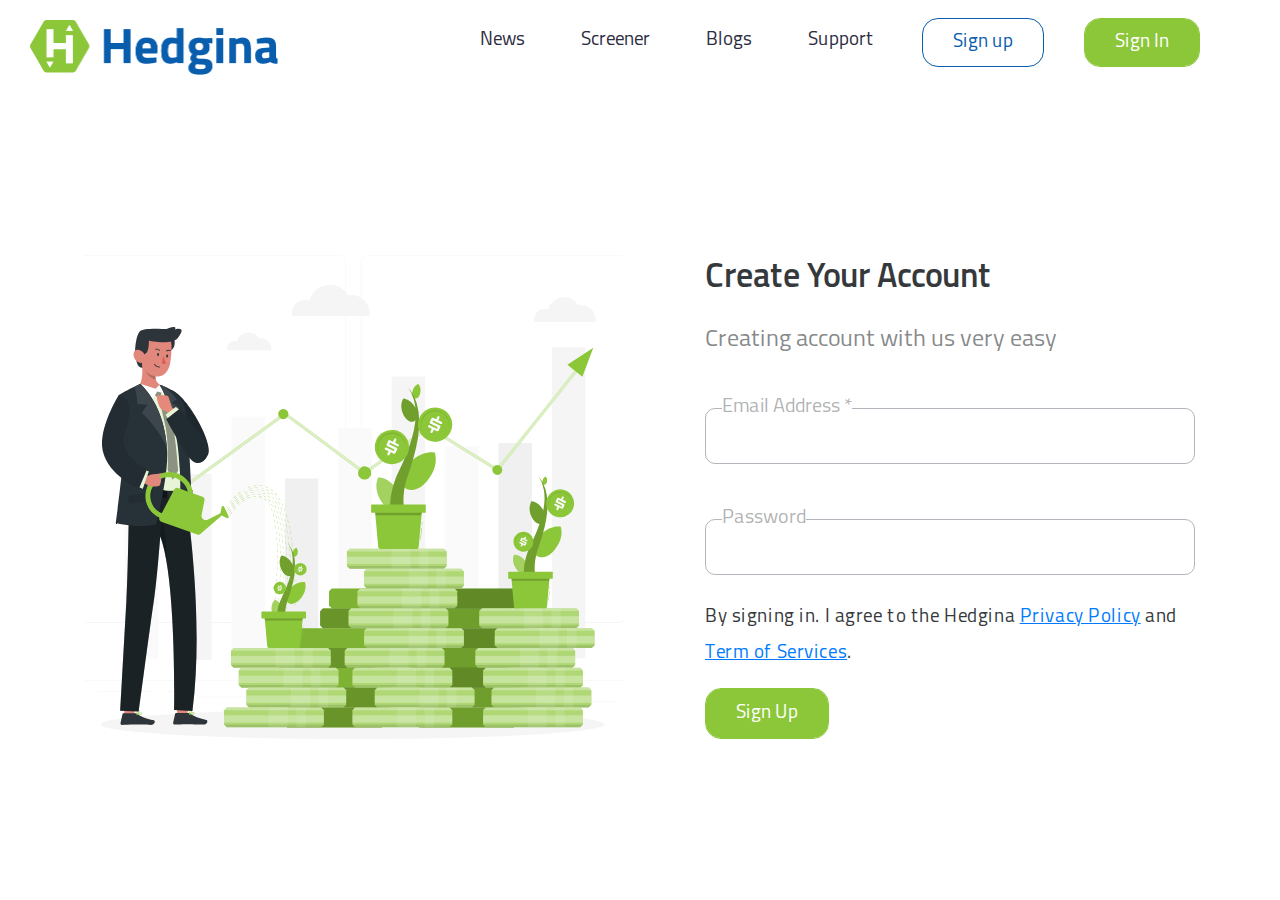
<file: sign_up.html>
<html lang="en">
    <head>
        <meta charset="UTF-8">
        <meta name="viewport" content="width=device-width, initial-scale=1.0">
        <title>Hedgina</title>
        <link rel="stylesheet" href="vendor/bootstrap/css/bootstrap.min.css">
        <link rel="stylesheet" href="icons/css/line-awesome.min.css">
        <link rel="stylesheet" href="vendor/select-picker/css/bootstrap-select.min.css">
        <link rel="stylesheet" href="vendor/slick/slick.css">
        <link rel="stylesheet" href="vendor/slick/slick-theme.css">
        <link rel="stylesheet" href="https://stackpath.bootstrapcdn.com/font-awesome/4.7.0/css/font-awesome.min.css">
        <link rel="stylesheet" href="css/style.css">
    </head>
    <body>
        <!-- Navigation -->
        <nav class="navbar navbar-expand-lg navbar-light bg-light">
            <div class="container-fluid">
                <div class="row">
                    <div class="col-md-3">
                        <a class="navbar-brand" href="index.html"><img src="images/hedgina_logo.png"></a>
                    </div>
                    <div class="col-md-9">
                        <button class="navbar-toggler" type="button" data-toggle="collapse" data-target="#navbartopbar" aria-controls="navbarResponsive" aria-expanded="false" aria-label="Toggle navigation">
                            <span class="navbar-toggler-icon"></span>
                        </button>
                        <div class="collapse navbar-collapse" id="navbartopbar">
                            <ul class="navbar-nav ml-auto">
                                <li class="nav-item active">
                                    <a class="nav-link" href="#">News</a>
                                </li>
                                <li class="nav-item">
                                    <a class="nav-link" href="#">Screener</a>
                                </li>
                                <li class="nav-item">
                                    <a class="nav-link" href="#">Blogs</a>
                                </li>
                                <li class="nav-item">
                                    <a class="nav-link" href="#">Support</a>
                                </li>
                                <li class="nav-item">
                                    <a class="nav-link borderthemebtn" href="sign_up.html">Sign up</a>
                                </li>
                                <li class="nav-item">
                                    <a class="nav-link themebtn" href="login.html">Sign In</a>
                                </li>
                            </ul>
                        </div>
                    </div>
                </div>
                
            </div>
        </nav>
        <section class="loginsec yourAccount">
            <div class="container">
                <div class="row">
                    <div class="col-xl-6 col-lg-6 col-md-12">
                        <div class="backgroundimg" style="background-image: url('images/Investing-rafiki.svg');"></div>
                    </div>
                    <div class="col-xl-6 col-lg-6 col-md-12">
                        <div class="loginbox pr-50">
                            <h3>Create Your Account</h3>
                            <p class="smalltext">Creating account with us very easy</p>
                            <div class="form-group">
                                <span class="form-label">Email Address <span class="requried">*</span></span>
                                <input type="text" class="form-control m-input">
                            </div>
                            <div class="form-group">
                                <span class="form-label">Password</span>
                                <input type="password" class="form-control m-input">
                            </div>
                            <p class="terms">By signing in. I agree to the Hedgina <a href="javascript:;">Privacy Policy</a> and <a href="javascript:;">Term of Services</a>.</p>
                            <a href="javascript:;" class="themebtn signupbtn">Sign Up</a>
                        </div>
                    </div>
                </div>
            </div>
        </section>
        <section class="loginsec verifycode" style="display: none;">
            <div class="container">
                <div class="row">
                    <div class="col-xl-6 col-lg-6 col-md-12">
                        <div class="backgroundimg" style="background-image: url('images/Finance-rafiki.svg');"></div>
                    </div>
                    <div class="col-xl-6 col-lg-6 col-md-12">
                        <div class="loginbox pr-50">
                            <h3>Verify Code</h3>
                            <p class="smalltext">We have sent you an email containing a 6 Digit Verification code</p>
                            <div class="form-group">
                                <span class="form-label">Verification Code <span class="requried">*</span></span>
                                <input type="text" class="form-control m-input">
                            </div>
                            <p class="terms"><a href="javascript:;">Resend Code</a></p>
                            <a href="My_Exchanges_1.html" class="themebtn mt-20 verifyBtn">Verify</a>
                        </div>
                    </div>
                </div>
            </div>
        </section>
       <script src="https://cdnjs.cloudflare.com/ajax/libs/jquery/2.1.3/jquery.min.js"></script>
       <script src="https://cdn.jsdelivr.net/npm/popper.js@1.16.1/dist/umd/popper.min.js" integrity="sha384-9/reFTGAW83EW2RDu2S0VKaIzap3H66lZH81PoYlFhbGU+6BZp6G7niu735Sk7lN" crossorigin="anonymous"></script>
       <script src="vendor/bootstrap/js/bootstrap.min.js"></script>
       <script src="vendor/select-picker/js/bootstrap-select.min.js"></script>
       <script src="vendor/slick/slick.js"></script>
       <script src="js/script.js"></script>
        <script>
            $(document).ready(function(){
                $('.signupbtn').click(function(){
                    $('.loginsec').hide('slow');
                    $('.verifycode').show('slow');
                }); 
            });
        </script>
    </body>
</html>
</file>
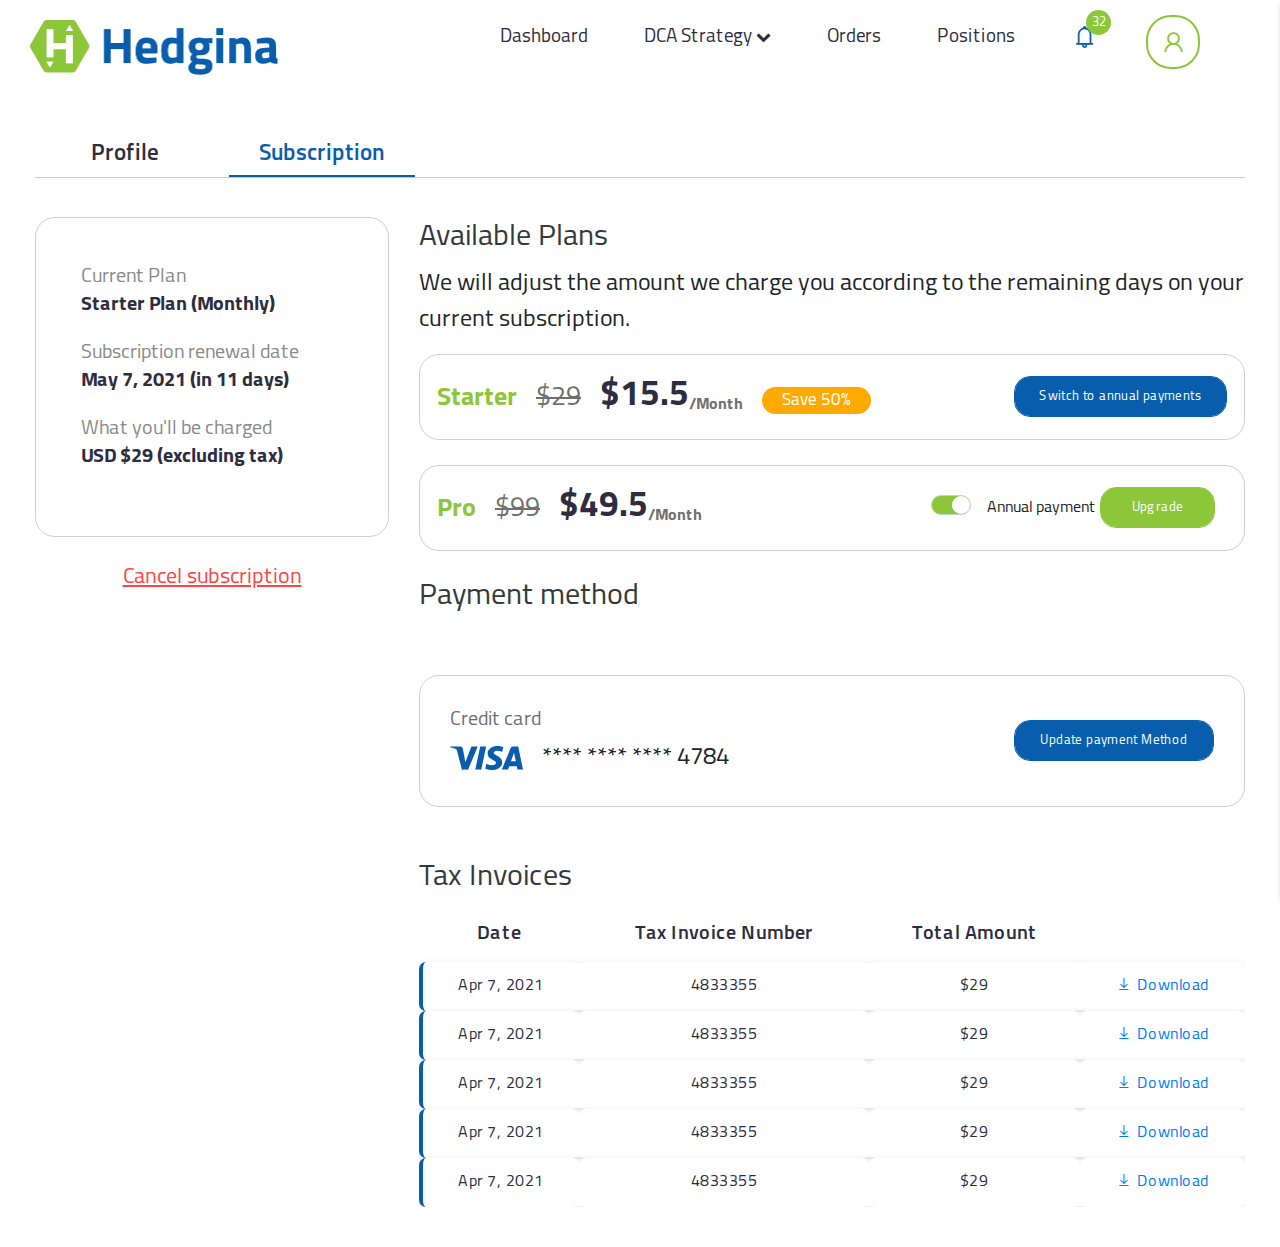
<file: subscription.html>
<html lang="en">
    <head>
        <meta charset="UTF-8">
        <meta name="viewport" content="width=device-width, initial-scale=1.0">
        <title>Hedgina</title>
        <link rel="stylesheet" href="vendor/bootstrap/css/bootstrap.min.css">
        <link rel="stylesheet" href="icons/css/line-awesome.min.css">
        <link rel="stylesheet" href="vendor/select-picker/css/bootstrap-select.min.css">
        <link rel="stylesheet" href="vendor/slick/slick.css">
        <link rel="stylesheet" href="vendor/slick/slick-theme.css">
        <link rel="stylesheet" href="https://stackpath.bootstrapcdn.com/font-awesome/4.7.0/css/font-awesome.min.css">
        <link rel="stylesheet" href="css/style.css">
    </head>
    <body>
        <!-- Navigation -->
        <nav class="navbar navbar-expand-lg navbar-light bg-light">
            <div class="container-fluid">
                <div class="row">
                    <div class="col-md-3">
                        <a class="navbar-brand" href="#"><img src="images/hedgina_logo.png"></a>
                    </div>
                    <div class="col-md-9">
                        <button class="navbar-toggler" type="button" data-toggle="collapse" data-target="#navbartopbar" aria-controls="navbarResponsive" aria-expanded="false" aria-label="Toggle navigation">
                            <span class="navbar-toggler-icon"></span>
                        </button>
                        <div class="collapse navbar-collapse" id="navbartopbar">
                            <ul class="navbar-nav ml-auto">
                                <li class="nav-item active">
                                    <a class="nav-link" href="dashboard.html">Dashboard</a>
                                </li>
                                <li class="nav-item sub-item">
                                    <a class="nav-link" href="#">DCA Strategy <i class="fa fa-chevron-down"></i></a>
                                    <ul class="sub-menu">
                                        <li class="nav-item"><a href="my_dca_strategies.html" class="nav-link">My Strategies</a></li>
                                        <li class="nav-item"><a href="my_deals.html" class="nav-link">My Deals</a></li>
                                    </ul>
                                </li>
                                <li class="nav-item">
                                    <a class="nav-link" href="my_orders.html">Orders</a>
                                </li>
                                <li class="nav-item">
                                    <a class="nav-link" href="my_positions.html">Positions</a>
                                </li>
                                <li class="nav-item">
                                    <a class="nav-link notification" href="javascript:;"><i class="las la-bell"></i><span class="count">32</span></a>
                                </li>
                                <li class="nav-item">
                                    <a class="nav-link profile" href="javascript:;"><i class="las la-user"></i></a>
                                    <div class="myprofilebox">
                                        <div class="profilebox">
                                            <div class="profiletitle">
                                                <h5>Profile</h5>
                                                <a href="javascript:;" class="closeprofile"><i class="las la-times"></i></a>
                                            </div>
                                            <div class="profileimg">
                                                <span class="imgbox">
                                                    <img src="images/profilepic.png">
                                                </span>
                                                <h4>Yousuf Mansoor</h4>
                                            </div>
                                            <ul class="profilelist">
                                                <li><a href="javascript:;"><i class="las la-address-book"></i>Profile Details</a></li>
                                                <li><a href="javascript:;"><i class="las la-wallet"></i>My Exchanges</a></li>
                                            </ul>
                                            <div class="buttons">
                                                <a href="javascript:;" class="borderthemebtn">Switch to Dark Mode</a>
                                                <a href="javascript:;" class="themebtn">Logout</a>
                                            </div>
                                        </div>
                                    </div>
                                </li>
                            </ul>
                        </div>
                    </div>
                </div>
            </div>
        </nav>
        <section class="detailsec">
            <div class="container-fluid">
                <div class="row">
                    <div class="col-xl-12 col-lg-12 col-md-12">
                        <ul class="menulist">
                            <li><a href="my_profile.html">Profile</a></li>
                            <li class="active"><a href="#">Subscription</a></li>
                        </ul>
                    </div>
                    <div class="pagesidearealeft">
                        <div class="profileimgbox">
                            <ul class="listbox">
                                <li>
                                    <a href="javascript:;">Current Plan</a>
                                    <h5>Starter Plan (Monthly)</h5>
                                </li>
                                <li>
                                    <a href="javascript:;">Subscription renewal date</a>
                                    <h5>May 7, 2021 (in 11 days)</h5>
                                </li>
                                <li>
                                    <a href="javascript:;">What you'll be charged</a>
                                    <h5>USD $29 (excluding tax)</h5>
                                </li>
                            </ul>
                        </div>
                        <a href="javascript:;" class="regbgclr blockbtn">Cancel subscription</a>
                    </div>
                    <div class="pagesidearearight">
                        <div class="row">
                            <div class="col-xl-12 col-lg-12 col-md-12">
                                <h3 class="themetitle">Available Plans</h3>
                                <p>We will adjust the amount we charge you according to the remaining days on your current subscription.</p>
                            </div>
                            <div class="col-xl-12 col-lg-12 col-md-12">
                                <div class="avaiplanbox">
                                    <div class="boxlist">
                                        <span class="plan">Starter</span>
                                        <del>$29</del>
                                        <span class="price">$15.5<sub>/Month</sub></span>
                                        <span class="discount">Save 50%</span>
                                    </div>
                                    <a href="javascript:;" class="themebtn viewbtn smallbtn bluebg">Switch to annual payments</a>
                                </div>
                            </div>
                            <div class="col-xl-12 col-lg-12 col-md-12">
                                <div class="avaiplanbox">
                                    <div class="boxlist">
                                        <span class="plan yellow">Pro</span>
                                        <del>$99</del>
                                        <span class="price">$49.5<sub>/Month</sub></span>
                                    </div>
                                    <div class="reportbox">
                                        <label class="switch toggleswitch green">
                                            <input type="checkbox" checked="">
                                            <span class="slider round"></span>
                                        </label>
                                        <span> &nbsp;&nbsp; Annual payment</span>
                                    </div>
                                    <a href="javascript:;" class="themebtn viewbtn smallbtn">Upgrade</a>
                                </div>
                            </div>
                            <div class="col-xl-12 col-lg-12 col-md-12">
                                <h3 class="themetitle">Payment method</h3>
                            </div>
                            <div class="col-xl-12 col-lg-12 col-md-12">
                                <div class="paymentmethod">
                                    <div class="boxlist">
                                        <span class="card">Credit card</span>
                                        <div class="carddetails">
                                            <img src="images/visa-logo.svg">
                                            <p>**** **** **** 4784</p>
                                        </div>
                                    </div>
                                    <a href="javascript:;" class="themebtn viewbtn smallbtn bluebg">Update payment Method</a>
                                </div>
                            </div>
                            <div class="col-xl-12 col-lg-12 col-md-12">
                                <h3 class="themetitle">Tax Invoices</h3>
                            </div>
                            <div class="col-xl-12 col-lg-12 col-md-12">
                                <div class="table-responsive">
                                    <table class="table-newdesign blue black extratab">
                                        <thead>
                                            <tr>
                                                <th>Date</th>
                                                <th>Tax Invoice Number</th>
                                                <th>Total Amount</th>
                                                <th></th>
                                            </tr>
                                        </thead>
                                        <tbody>
                                            <tr>
                                                <td>Apr 7, 2021</td>
                                                <td>4833355</td>
                                                <td>$29</td>
                                                <td><a href="javascript:;" class="downloadbtn"><i class="las la-download"></i> Download</a></td>
                                            </tr>
                                            <tr>
                                                <td>Apr 7, 2021</td>
                                                <td>4833355</td>
                                                <td>$29</td>
                                                <td><a href="javascript:;" class="downloadbtn"><i class="las la-download"></i> Download</a></td>
                                            </tr>
                                            <tr>
                                                <td>Apr 7, 2021</td>
                                                <td>4833355</td>
                                                <td>$29</td>
                                                <td><a href="javascript:;" class="downloadbtn"><i class="las la-download"></i> Download</a></td>
                                            </tr>
                                            <tr>
                                                <td>Apr 7, 2021</td>
                                                <td>4833355</td>
                                                <td>$29</td>
                                                <td><a href="javascript:;" class="downloadbtn"><i class="las la-download"></i> Download</a></td>
                                            </tr>
                                            <tr>
                                                <td>Apr 7, 2021</td>
                                                <td>4833355</td>
                                                <td>$29</td>
                                                <td><a href="javascript:;" class="downloadbtn"><i class="las la-download"></i> Download</a></td>
                                            </tr>
                                        </tbody>
                                    </table>
                                </div>
                            </div>
                        </div>
                        
                    </div>
                </div>
            </div>
        </section>
        <div class="modal successpopup" id="changePassword">
            <div class="modal-dialog">
            <div class="modal-content">      
                <!-- Modal Header -->
                <div class="modal-header">
                    <div class="titilearea">
                        <h4>Change Password</h4>
                        <p>Update your old password</p>
                    </div>
                    <button type="button" class="close" data-dismiss="modal">&times;</button>
                </div>      
                <!-- Modal body -->
                <div class="modal-body">
                    <div class="form-group">
                        <span class="form-label">Current Password <span class="requried">*</span></span>
                        <input type="password" class="form-control m-input" value="Alpaca">
                    </div>
                    <div class="form-group">
                        <span class="form-label">New Password <span class="requried">*</span></span>
                        <input type="password" class="form-control m-input" value="PKOHSSZ#!)CBTMPO&BTQ">
                    </div>
                    <div class="form-group">
                        <span class="form-label">Confirm New Password <span class="requried">*</span></span>
                        <input type="password" class="form-control m-input" value="PKOHSSZ#!)CBTMPO&BTQ">
                    </div>
                    <a href="javascript:;" class="themebtn w100 mt-54">Change Password</a>
                </div>      
            </div>
            </div>
        </div>
       <script src="https://cdnjs.cloudflare.com/ajax/libs/jquery/2.1.3/jquery.min.js"></script>
       <script src="https://cdn.jsdelivr.net/npm/popper.js@1.16.1/dist/umd/popper.min.js" integrity="sha384-9/reFTGAW83EW2RDu2S0VKaIzap3H66lZH81PoYlFhbGU+6BZp6G7niu735Sk7lN" crossorigin="anonymous"></script>
       <script src="vendor/bootstrap/js/bootstrap.min.js"></script>
       <script src="vendor/select-picker/js/bootstrap-select.min.js"></script>
       <script src="vendor/slick/slick.js"></script>
       <script src="js/script.js"></script>
       <script>
           $(document).ready(function(){
                $('.filtterbox a.filttericon').click(function(){
                    $(this).parent().toggleClass('active');
                });
           });
       </script>
    </body>
</html>
</file>
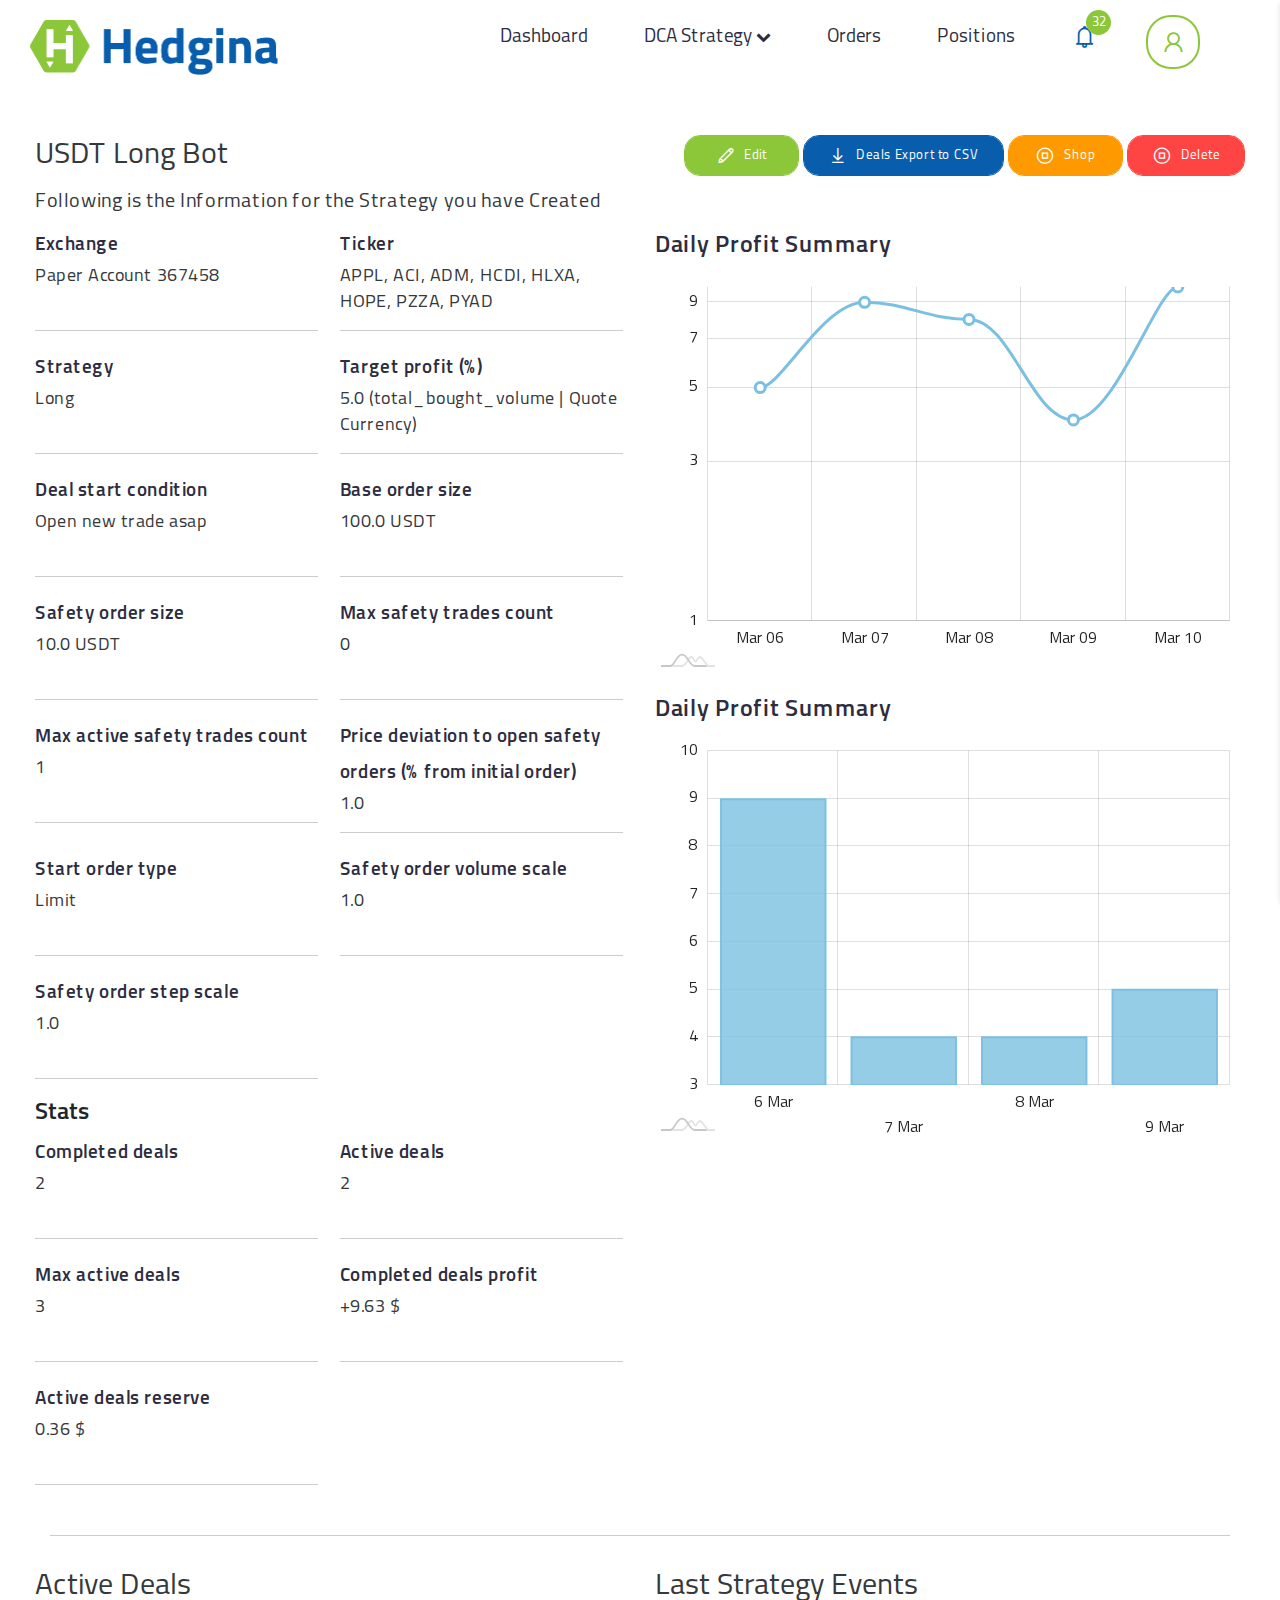
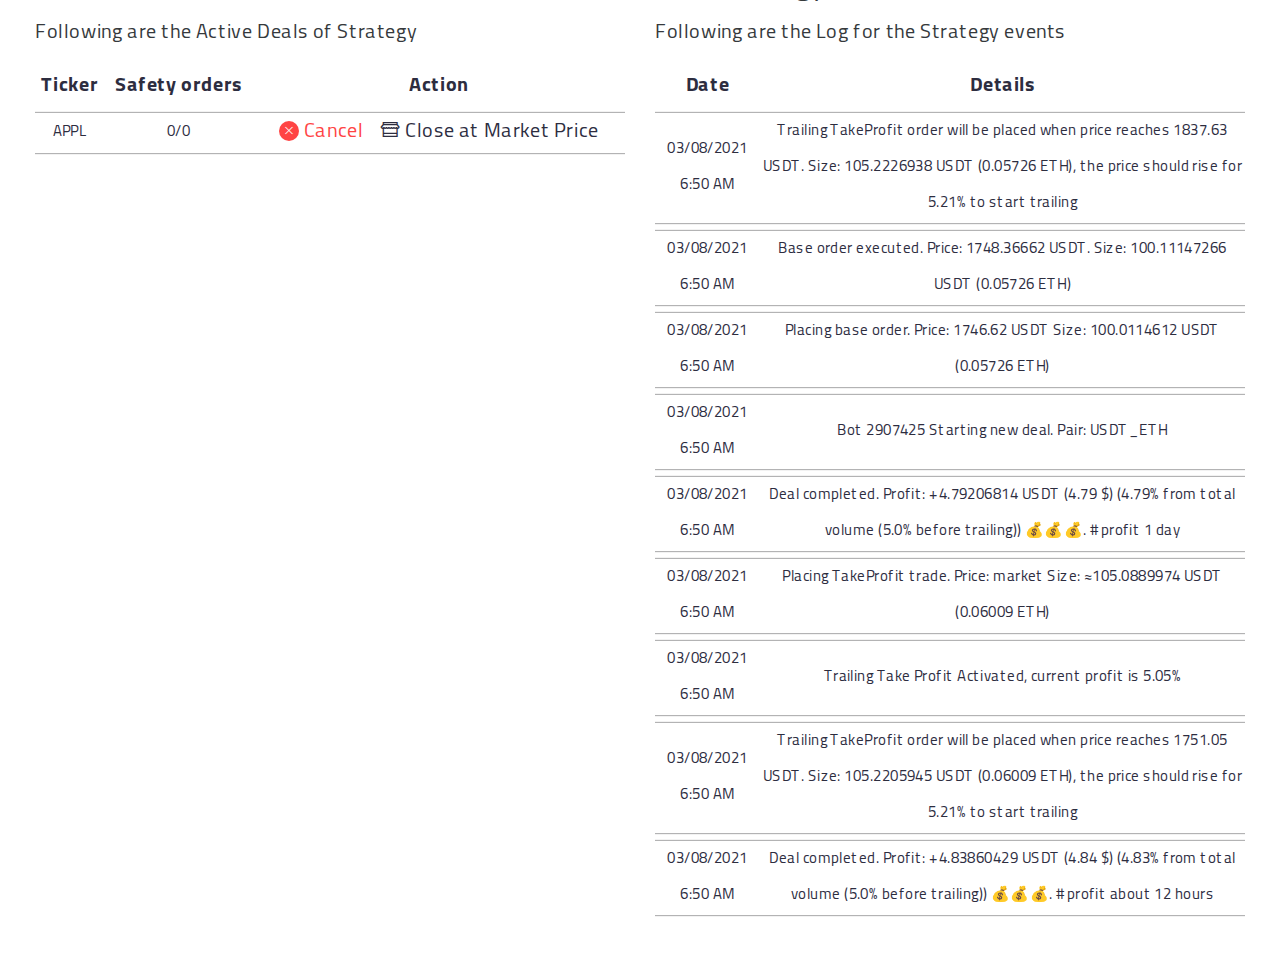
<file: view_my_dca_strategies.html>
<html lang="en">
    <head>
        <meta charset="UTF-8">
        <meta name="viewport" content="width=device-width, initial-scale=1.0">
        <title>Hedgina</title>
        <link rel="stylesheet" href="vendor/bootstrap/css/bootstrap.min.css">
        <link rel="stylesheet" href="icons/css/line-awesome.min.css">
        <link rel="stylesheet" href="vendor/select-picker/css/bootstrap-select.min.css">
        <link rel="stylesheet" href="vendor/slick/slick.css">
        <link rel="stylesheet" href="vendor/slick/slick-theme.css">
        <link rel="stylesheet" href="https://stackpath.bootstrapcdn.com/font-awesome/4.7.0/css/font-awesome.min.css">
        <link rel="stylesheet" href="css/style.css">
    </head>
    <body>
        <!-- Navigation -->
        <nav class="navbar navbar-expand-lg navbar-light bg-light">
            <div class="container-fluid">
                <div class="row">
                    <div class="col-md-3">
                        <a class="navbar-brand" href="#"><img src="images/hedgina_logo.png"></a>
                    </div>
                    <div class="col-md-9">
                        <button class="navbar-toggler" type="button" data-toggle="collapse" data-target="#navbartopbar" aria-controls="navbarResponsive" aria-expanded="false" aria-label="Toggle navigation">
                            <span class="navbar-toggler-icon"></span>
                        </button>
                        <div class="collapse navbar-collapse" id="navbartopbar">
                            <ul class="navbar-nav ml-auto">
                                <li class="nav-item active">
                                    <a class="nav-link" href="#">Dashboard</a>
                                </li>
                                <li class="nav-item sub-item">
                                    <a class="nav-link" href="#">DCA Strategy <i class="fa fa-chevron-down"></i></a>
                                    <ul class="sub-menu">
                                        <li class="nav-item"><a href="my_dca_strategies.html" class="nav-link">My Strategies</a></li>
                                        <li class="nav-item"><a href="my_deals.html" class="nav-link">My Deals</a></li>
                                    </ul>
                                </li>
                                <li class="nav-item">
                                    <a class="nav-link" href="my_orders.html">Orders</a>
                                </li>
                                <li class="nav-item">
                                    <a class="nav-link" href="my_positions.html">Positions</a>
                                </li>
                                <li class="nav-item">
                                    <a class="nav-link notification" href="javascript:;"><i class="las la-bell"></i><span class="count">32</span></a>
                                </li>
                                <li class="nav-item">
                                    <a class="nav-link profile" href="javascript:;"><i class="las la-user"></i></a>
                                    <div class="myprofilebox">
                                        <div class="profilebox">
                                            <div class="profiletitle">
                                                <h5>Profile</h5>
                                                <a href="javascript:;" class="closeprofile"><i class="las la-times"></i></a>
                                            </div>
                                            <div class="profileimg">
                                                <span class="imgbox">
                                                    <img src="images/profilepic.png">
                                                </span>
                                                <h4>Yousuf Mansoor</h4>
                                            </div>
                                            <ul class="profilelist">
                                                <li><a href="javascript:;"><i class="las la-address-book"></i>Profile Details</a></li>
                                                <li><a href="javascript:;"><i class="las la-wallet"></i>My Exchanges</a></li>
                                            </ul>
                                            <div class="buttons">
                                                <a href="javascript:;" class="borderthemebtn">Switch to Dark Mode</a>
                                                <a href="javascript:;" class="themebtn">Logout</a>
                                            </div>
                                        </div>
                                    </div>
                                </li>
                            </ul>
                        </div>
                    </div>
                </div>
            </div>
        </nav>
        <section class="detailsec">
            <div class="container-fluid">
                <div class="row">
                    <div class="col-xl-6 col-lg-12 col-md-12">
                        <h3 class="themetitle">USDT Long Bot</h3>
                        <h6 class="themesmalltitle">Following is the Information for the Strategy you have Created</h6>
                    </div>
                    <div class="col-xl-6 col-lg-12 col-md-12 text-right">
                        <a href="create_dca_strategy.html" class="themebtn viewbtn smallbtn"><i class="las la-pen"></i> Edit</a>
                        <a href="javascript:;" class="themebtn viewbtn smallbtn bluebg"><i class="las la-download"></i> Deals Export to CSV</a>
                        <a href="javascript:;" class="themebtn viewbtn smallbtn pendingbg" data-toggle="modal" data-target="#stopStrategy"><i class="las la-stop-circle"></i> Shop</a>
                        <a href="javascript:;" class="themebtn viewbtn smallbtn dangerbg" data-toggle="modal" data-target="#deleteStrategy"><i class="las la-stop-circle"></i> Delete</a>
                    </div>
                    <div class="col-xl-6 col-lg-12 col-md-12">
                        <div class="boxview">
                            <h6>Exchange</h6>
                            <p>Paper Account 367458</p>
                        </div>
                        <div class="boxview">
                            <h6>Ticker</h6>
                            <p>APPL, ACI, ADM, HCDI, HLXA, HOPE, PZZA, PYAD</p>
                        </div>
                        <div class="boxview">
                            <h6>Strategy</h6>
                            <p>Long</p>
                        </div>
                        <div class="boxview">
                            <h6>Target profit (%)</h6>
                            <p>5.0 (total_bought_volume | Quote Currency)</p>
                        </div>
                        <div class="boxview">
                            <h6>Deal start condition</h6>
                            <p>Open new trade asap</p>
                        </div>
                        <div class="boxview">
                            <h6>Base order size</h6>
                            <p>100.0 USDT</p>
                        </div>
                        <div class="boxview">
                            <h6>Safety order size</h6>
                            <p>10.0 USDT</p>
                        </div>
                        <div class="boxview">
                            <h6>Max safety trades count</h6>
                            <p>0</p>
                        </div>
                        <div class="boxview">
                            <h6>Max active safety trades count</h6>
                            <p>1</p>
                        </div>
                        <div class="boxview">
                            <h6>Price deviation to open safety orders (% from initial order)</h6>
                            <p>1.0</p>
                        </div>
                        <div class="boxview">
                            <h6>Start order type</h6>
                            <p>Limit</p>
                        </div>
                        <div class="boxview">
                            <h6>Safety order volume scale</h6>
                            <p>1.0</p>
                        </div>
                        <div class="boxview">
                            <h6>Safety order step scale</h6>
                            <p>1.0</p>
                        </div>
                        <h4 class="newtitle">Stats</h4>
                        <div class="boxview">
                            <h6>Completed deals</h6>
                            <p>2</p>
                        </div>
                        <div class="boxview">
                            <h6>Active deals</h6>
                            <p>2</p>
                        </div>
                        <div class="boxview">
                            <h6>Max active deals</h6>
                            <p>3</p>
                        </div>
                        <div class="boxview">
                            <h6>Completed deals profit</h6>
                            <p>+9.63 $</p>
                        </div>
                        <div class="boxview">
                            <h6>Active deals reserve</h6>
                            <p>0.36 $</p>
                        </div>
                    </div>
                    <div class="col-xl-6 col-lg-12 col-md-12">
                        <h5 class="graphtitle">Daily Profit Summary</h5>
                        <div id="chartdiv"></div>
                        
                        <h5 class="graphtitle mt-space">Daily Profit Summary</h5>
                        <div id="chartdiv1"></div>

                    </div>
                    <span class="spanbr"></span>
                    <div class="col-xl-6 col-lg-12 col-md-12">
                        <h3 class="themetitle">Active Deals</h3>
                        <h6 class="themesmalltitle">Following are the Active Deals of Strategy</h6>
                        <div class="table-responsive">
                            <table class="table-smalldesign">
                                <thead>
                                    <tr>
                                        <th>Ticker</th>
                                        <th>Safety orders</th>
                                        <th>Action</th>
                                    </tr>
                                </thead>
                                <tbody>
                                    <tr>
                                        <td>APPL</td>
                                        <td>0/0</td>
                                        <td><a href="javascript:;" class="dangertext" data-toggle="modal" data-target="#cancelStrategy"><i class="las la-times"></i> Cancel</a>
                                            <a href="javascript:;" class="defaulttext" data-toggle="modal" data-target="#closeStrategy"><i class="las la-store"></i> Close at Market Price</a></td>
                                    </tr>
                                </tbody>
                            </table>
                        </div>
                    </div>
                    <div class="col-xl-6 col-lg-12 col-md-12">
                        <h3 class="themetitle">Last Strategy Events</h3>
                        <h6 class="themesmalltitle">Following are the Log for the Strategy events</h6>
                        <div class="table-responsive">
                            <table class="table-smalldesign">
                                <thead>
                                    <tr>
                                        <th>Date</th>
                                        <th>Details</th>
                                    </tr>
                                </thead>
                                <tbody>
                                    <tr>
                                        <td>03/08/2021 6:50 AM</td>
                                        <td>Trailing TakeProfit order will be placed when price reaches 1837.63 USDT. Size: 105.2226938 USDT (0.05726 ETH), the price should rise for 5.21% to start trailing</td>
                                    </tr>
                                    <tr>
                                        <td>03/08/2021 6:50 AM</td>
                                        <td>Base order executed. Price: 1748.36662 USDT. Size: 100.11147266 USDT (0.05726 ETH)</td>
                                    </tr>
                                    <tr>
                                        <td>03/08/2021 6:50 AM</td>
                                        <td>Placing base order. Price: 1746.62 USDT Size: 100.0114612 USDT (0.05726 ETH)</td>
                                    </tr>
                                    <tr>
                                        <td>03/08/2021 6:50 AM</td>
                                        <td>Bot 2907425 Starting new deal. Pair: USDT_ETH</td>
                                    </tr>
                                    <tr>
                                        <td>03/08/2021 6:50 AM</td>
                                        <td>Deal completed. Profit: +4.79206814 USDT (4.79 $) (4.79% from total volume (5.0% before trailing)) 💰💰💰. #profit 1 day</td>
                                    </tr>
                                    <tr>
                                        <td>03/08/2021 6:50 AM</td>
                                        <td>Placing TakeProfit trade. Price: market Size: ≈105.0889974 USDT (0.06009 ETH)</td>
                                    </tr>
                                    <tr>
                                        <td>03/08/2021 6:50 AM</td>
                                        <td>Trailing Take Profit Activated, current profit is 5.05%</td>
                                    </tr>
                                    <tr>
                                        <td>03/08/2021 6:50 AM</td>
                                        <td>Trailing TakeProfit order will be placed when price reaches 1751.05 USDT. Size: 105.2205945 USDT (0.06009 ETH), the price should rise for 5.21% to start trailing</td>
                                    </tr>
                                    <tr>
                                        <td>03/08/2021 6:50 AM</td>
                                        <td>Deal completed. Profit: +4.83860429 USDT (4.84 $) (4.83% from total volume (5.0% before trailing)) 💰💰💰. #profit about 12 hours</td>
                                    </tr>
                                </tbody>
                            </table>
                        </div>
                    </div>
                </div>
            </div>
        </section>
        <div class="modal successpopup smallpopup" id="deleteStrategy">
            <div class="modal-dialog">
            <div class="modal-content">      
                <!-- Modal Header -->
                <div class="modal-header">
                    <div class="titilearea">
                        <!-- <h4>Delete Strategy?</h4>
                        <p>Are you sure you want to delete the strategy?</p> -->
                    </div>
                    <button type="button" class="close" data-dismiss="modal">&times;</button>
                </div>      
                <!-- Modal body -->
                <div class="modal-body">
                    <div class="iconboxpopup"><i class="las la-trash-alt"></i></div>
                    <h4 class="deletetitle">Delete Strategy?</h4>
                    <p class="deletesamalltext">Are you sure you want to delete the strategy?</p>
                    <a href="javascript:;" class="themebtn exchangebtn dangerbg w100" data-dismiss="modal">Yes Delete it!</a>
                    <a href="javascript:;" class="themebtn exchangebtn greybg  w100" data-dismiss="modal">No</a>
                </div>      
            </div>
            </div>
        </div>
        <div class="modal successpopup smallpopup" id="cancelStrategy">
            <div class="modal-dialog">
            <div class="modal-content">      
                <!-- Modal Header -->
                <div class="modal-header">
                    <div class="titilearea">
                        <!-- <h4>Delete Strategy?</h4>
                        <p>Are you sure you want to delete the strategy?</p> -->
                    </div>
                    <button type="button" class="close" data-dismiss="modal">&times;</button>
                </div>      
                <!-- Modal body -->
                <div class="modal-body">
                    <div class="iconboxpopup"><i class="las la-trash-alt"></i></div>
                    <h4 class="deletetitle">Cancel Strategy Deal?</h4>
                    <p class="deletesamalltext mb-29">Please Confirm this action! This action will:</p>
                    <ul class="popuplist danger">
                        <li><i class="las la-check"></i> Cancel the strategy deal</li> 
                        <li><i class="las la-check"></i> Cancel unfilled orders </li>
                        <li><i class="las la-check"></i> Already filled orders will be saved on your exchange account!</li>
                    </ul>
                    <a href="javascript:;" class="themebtn exchangebtn dangerbg w100" data-dismiss="modal">Yes Cancel it!</a>
                    <a href="javascript:;" class="themebtn exchangebtn greybg  w100" data-dismiss="modal">No</a>
                </div>      
            </div>
            </div>
        </div>
        <div class="modal successpopup smallpopup" id="closeStrategy">
            <div class="modal-dialog">
            <div class="modal-content">      
                <!-- Modal Header -->
                <div class="modal-header">
                    <div class="titilearea">
                        <!-- <h4>Delete Strategy?</h4>
                        <p>Are you sure you want to delete the strategy?</p> -->
                    </div>
                    <button type="button" class="close" data-dismiss="modal">&times;</button>
                </div>      
                <!-- Modal body -->
                <div class="modal-body">
                    <div class="iconboxpopup blue"><i class="las la-store"></i></div>
                    <h4 class="deletetitle">Close the deal?</h4>
                    <p class="deletesamalltext mb-29">Are you sure you want to close the deal at Market Price?</p>
                    <p class="deletesamalltext mb-29">Profit: <span class="danger">$-2.1183080856</span></p>
                    <ul class="popuplist blue">
                        <li><i class="las la-check"></i> Cancel the strategy deal</li> 
                        <li><i class="las la-check"></i> Cancel unfilled orders </li>
                        <li><i class="las la-check"></i> Close the current position at market price</li>
                    </ul>
                    <a href="javascript:;" class="themebtn exchangebtn bluebg w100" data-dismiss="modal">Confirm!</a>
                    <a href="javascript:;" class="themebtn exchangebtn greybg  w100" data-dismiss="modal">No</a>
                </div>      
            </div>
            </div>
        </div>
        <div class="modal successpopup smallpopup" id="stopStrategy">
            <div class="modal-dialog">
            <div class="modal-content">      
                <!-- Modal Header -->
                <div class="modal-header">
                    <div class="titilearea">
                        <!-- <h4>Delete Strategy?</h4>
                        <p>Are you sure you want to delete the strategy?</p> -->
                    </div>
                    <button type="button" class="close" data-dismiss="modal">&times;</button>
                </div>      
                <!-- Modal body -->
                <div class="modal-body">
                    <div class="iconboxpopup pendingbg"><i class="las la-stop-circle"></i></div>
                    <h4 class="deletetitle">Stop Strategy?</h4>
                    <p class="deletesamalltext">Are you sure you want to stop the strategy?</p>
                    <a href="javascript:;" class="themebtn exchangebtn pendingbg w100" data-dismiss="modal">Yes Stop it!</a>
                    <a href="javascript:;" class="themebtn exchangebtn greybg  w100" data-dismiss="modal">No</a>
                </div>      
            </div>
            </div>
        </div>
       <script src="https://cdnjs.cloudflare.com/ajax/libs/jquery/2.1.3/jquery.min.js"></script>
       <script src="https://cdn.jsdelivr.net/npm/popper.js@1.16.1/dist/umd/popper.min.js" integrity="sha384-9/reFTGAW83EW2RDu2S0VKaIzap3H66lZH81PoYlFhbGU+6BZp6G7niu735Sk7lN" crossorigin="anonymous"></script>
       <script src="vendor/bootstrap/js/bootstrap.min.js"></script>
       <script src="vendor/select-picker/js/bootstrap-select.min.js"></script>
       <script src="vendor/slick/slick.js"></script>
       <script src="vendor/graph/core.js"></script>
       <script src="vendor/graph/charts.js"></script>
       <script src="vendor/graph/animated.js"></script>
       <script src="js/script.js"></script>
       <script>
           $(document).ready(function(){
                $('.filtterbox a.filttericon').click(function(){
                    $(this).parent().toggleClass('active');
                });
           });
       </script>
       <script>
        am4core.ready(function() {
        
        // Themes begin
        am4core.useTheme(am4themes_animated);
        // Themes end
        
        
        
        // Create chart instance
        var chart = am4core.create("chartdiv", am4charts.XYChart);
        
        // Add data
        chart.data = [{
          "date": "2021-03-06",
          "price": 5
        }, {
          "date": "2021-03-07",
          "price": 9
        }, {
          "date": "2021-03-08",
          "price": 8
        }, {
          "date": "2021-03-09",
          "price": 4
        }, {
          "date": "2021-03-10",
          "price": 10
        }];
        
        // Create axes
        var dateAxis = chart.xAxes.push(new am4charts.DateAxis());
        dateAxis.renderer.grid.template.location = 0;
        dateAxis.renderer.minGridDistance = 50;
        
        var valueAxis = chart.yAxes.push(new am4charts.ValueAxis());
        valueAxis.logarithmic = true;
        // valueAxis.renderer.minGridDistance = 10;
        
        // Create series
        var series = chart.series.push(new am4charts.LineSeries());
        series.dataFields.valueY = "price";
        series.dataFields.dateX = "date";
        series.tensionX = 0.8;
        series.strokeWidth = 3;
        
        var bullet = series.bullets.push(new am4charts.CircleBullet());
        bullet.circle.fill = am4core.color("#fff");
        bullet.circle.strokeWidth = 3;
        
        // Add cursor
        chart.cursor = new am4charts.XYCursor();
        chart.cursor.fullWidthLineX = true;
        chart.cursor.xAxis = dateAxis;
        chart.cursor.lineX.strokeWidth = 0;
        chart.cursor.lineX.fill = am4core.color("#000");
        chart.cursor.lineX.fillOpacity = 0.1;
        
        // Add scrollbar
        // chart.scrollbarX = new am4core.Scrollbar();
        
        // Add a guide
        let range = valueAxis.axisRanges.create();
        range.value = 90.4;
        range.grid.stroke = am4core.color("#396478");
        range.grid.strokeWidth = 1;
        range.grid.strokeOpacity = 1;
        range.grid.strokeDasharray = "3,3";
        range.label.inside = true;
        range.label.text = "Average";
        range.label.fill = range.grid.stroke;
        range.label.verticalCenter = "bottom";
        
        }); // end am4core.ready()
        </script>
        <script>
            am4core.ready(function() {
            
            // Themes begin
            am4core.useTheme(am4themes_animated);
            // Themes end
            
            // Create chart instance
            var chart = am4core.create("chartdiv1", am4charts.XYChart);
            
            // Add data
            chart.data = [{
              "country": "6 Mar",
              "visits": 9
            }, {
              "country": "7 Mar",
              "visits": 4
            }, {
              "country": "8 Mar",
              "visits": 4
            }, {
              "country": "9 Mar",
              "visits": 5
            }];
            
            // Create axes
            
            var categoryAxis = chart.xAxes.push(new am4charts.CategoryAxis());
            categoryAxis.dataFields.category = "country";
            categoryAxis.renderer.grid.template.location = 0;
            categoryAxis.renderer.minGridDistance = 30;
            
            categoryAxis.renderer.labels.template.adapter.add("dy", function(dy, target) {
              if (target.dataItem && target.dataItem.index & 2 == 2) {
                return dy + 25;
              }
              return dy;
            });
            
            var valueAxis = chart.yAxes.push(new am4charts.ValueAxis());
            
            // Create series
            var series = chart.series.push(new am4charts.ColumnSeries());
            series.dataFields.valueY = "visits";
            series.dataFields.categoryX = "country";
            series.name = "Visits";
            series.columns.template.tooltipText = "{categoryX}: [bold]{valueY}[/]";
            series.columns.template.fillOpacity = .8;
            
            var columnTemplate = series.columns.template;
            columnTemplate.strokeWidth = 2;
            columnTemplate.strokeOpacity = 1;
            
            }); // end am4core.ready()
            </script>
    </body>
</html>
</file>
<file: css/style.css>
@font-face {
    font-family: 'Titillium';
    src: url('../font/Titillium-Regular.eot');
    src: url('../font/Titillium-Regular.eot?#iefix') format('embedded-opentype'),
         url('../font/Titillium-Regular.svg#Titillium-Regular') format('svg'),
         url('../font/Titillium-Regular.ttf') format('truetype'),
         url('../font/Titillium-Regular.woff') format('woff'),
         url('../font/Titillium-Regular.woff2') format('woff2');
    font-weight: normal;
  }
  @font-face {
    font-family: 'Titillium';
    src: url('../font/Titillium-Bold.eot');
    src: url('../font/Titillium-Bold.eot?#iefix') format('embedded-opentype'),
         url('../font/Titillium-Bold.svg#Titillium-Regular') format('svg'),
         url('../font/Titillium-Bold.ttf') format('truetype'),
         url('../font/Titillium-Bold.woff') format('woff'),
         url('../font/Titillium-Bold.woff2') format('woff2');
    font-weight: bold;
  }
  @font-face {
    font-family: 'Titillium';
    src: url('../font/Titillium-Semibold.eot');
    src: url('../font/Titillium-Semibold.eot?#iefix') format('embedded-opentype'),
         url('../font/Titillium-Semibold.svg#Titillium-Regular') format('svg'),
         url('../font/Titillium-Semibold.ttf') format('truetype'),
         url('../font/Titillium-Semibold.woff') format('woff'),
         url('../font/Titillium-Semibold.woff2') format('woff2');
    font-weight: 500;
  }
  body{font-family: 'Titillium';}
  
nav.navbar {
    padding: 15px;
    background: #fff !important
}
nav.navbar a.navbar-brand img {
    max-width: 100%;
    width: 248px;
    height: auto;
}
nav.navbar .row {
    width: 100%;
}
nav.navbar #navbartopbar {text-align: right;position: relative;align-items: center;min-height: 54px;}
nav.navbar #navbartopbar ul.navbar-nav.ml-auto {
    width: 100%;
    text-align: right;
    position: relative;
    justify-content: flex-end;
}
nav.navbar #navbartopbar ul.navbar-nav.ml-auto li.nav-item a {
    color: #2D2D3F;
    font-size: 19px;
    line-height: 29px;
}
nav.navbar #navbartopbar ul.navbar-nav.ml-auto li.nav-item {padding: 0 20px;}
nav.navbar #navbartopbar ul.navbar-nav.ml-auto li.nav-item a.borderthemebtn {
    border: 1px solid #085DAD;
    border-radius: 16px;
    color: #085DAD;
    padding: 9px 30px;
}
nav.navbar #navbartopbar ul.navbar-nav.ml-auto li.nav-item a.themebtn {
    background: #8CC739 0% 0% no-repeat padding-box;
    border: 1px solid #8CC739;
    border-radius: 16px;
    padding: 9px 30px;
    color: #fff;
}
.loginsec {
    position: relative;
    display: flex;
    height: calc(100vh  - 95px);
    align-items: center;
}
.loginbox {
    position: relative;
    display: block;
}
.loginbox h3 {
    color: #35393C;
    font-size: 34px;
    line-height: 47px;
    margin-bottom: 20px;
}
.loginbox p.smalltext {
    color: rgb(53 57 60 / 60%);
    font-size: 24px;
    line-height: 36px;
    margin-bottom: 20px;
}
.form-group .form-control {
    border: 1px solid #B2B5BB;
    border-radius: 10px;
    padding: 15px 25px;
    height: auto;
}
.form-group .form-label {
    color: rgb(53 57 60 / 40%);
    font-size: 20px;
    line-height: 30px;
    position: relative;
    top: 14px;
    left: 17px;
    transition: 0.8s;
    background: #fff;
    padding: 0;
}
.form-group {
    position: relative;
    margin-bottom: 25px;
}
/* .form-group .form-control:focus + .form-label {
    top: -18px;
    transition: 0.8s;
} */
p.terms {
    letter-spacing: 0.57px;
    color: #35393C;
    font-size: 19px;
    line-height: 36px;
}
p.terms a {
    text-decoration: revert;
}
.themebtn {
    background: #8CC739 0% 0% no-repeat padding-box;
    border: 1px solid #8CC739;
    border-radius: 16px;
    color: #fff;
    font-size: 19px;
    line-height: 29px;
    padding: 10px 30px;
    position: relative;
    display: inline-block;
    vertical-align: middle;
}
.themebtn:hover {
    text-decoration: none;
    color: #fff;
}
a.forgotpassword {
    letter-spacing: 0.57px;
    color: #085DAD;
    font-size: 19px;
    line-height: 36px;
    position: relative;
    display: inline-block;
    text-align: right;
    float: right;
    text-decoration: revert;
}
.backgroundimg {
    position: relative;
    display: block;
    background-position: center;
    background-size: cover;
    background-repeat: no-repeat;
    height: 100%;
}
nav.navbar #navbartopbar ul.navbar-nav.ml-auto li.nav-item ul.sub-menu {
    list-style: none;
    padding: 0;
    box-shadow: 0px 0px 8px #00000008;
    border: 1px solid #31313429;
    position: absolute;
    top: 59px;
    transition: 0.8s;
    opacity: 0;
    visibility: hidden;    
    background: #fff;
    z-index: 11;
}
nav.navbar #navbartopbar ul.navbar-nav.ml-auto li.nav-item ul.sub-menu li {
    padding: 0 15px;
    text-align: left;
    border-bottom: 1px solid rgb(112 112 112 / 20%);
}
nav.navbar #navbartopbar ul.navbar-nav.ml-auto li.nav-item ul.sub-menu li:last-child {
    border-bottom: none;
}
nav.navbar #navbartopbar ul.navbar-nav.ml-auto li.nav-item:hover ul.sub-menu {
    opacity: 1;
    visibility: visible;
    top: 41px;
}
nav.navbar #navbartopbar ul.navbar-nav.ml-auto li.nav-item a.notification i {
    font-size: 27px;
    color: #085DAD;
}
nav.navbar #navbartopbar ul.navbar-nav.ml-auto li.nav-item a.notification span.count {
    width: 25px;
    height: 25px;
    background: #8CC739;
    border-radius: 50%;
    position: absolute;
    font-size: 13px;
    text-align: center;
    line-height: 25px;
    color: #fff;
    top: -5px;
    right: -5px;
}
nav.navbar #navbartopbar ul.navbar-nav.ml-auto li.nav-item a.notification {
    position: relative;
}
nav.navbar #navbartopbar ul.navbar-nav.ml-auto li.nav-item a.profile {
    width: 54px;
    height: 54px;
    border: 2px solid #8CC739;
    border-radius: 25px;
    text-align: center;
    line-height: 54px;
}
nav.navbar #navbartopbar ul.navbar-nav.ml-auto li.nav-item a.profile i {
    line-height: 35px;
    font-size: 29px;
    color: #8cc739;
}
nav.navbar #navbartopbar ul.navbar-nav.ml-auto li.nav-item a i {
    font-size: 15px;
    transition: 0.8s;
}
nav.navbar #navbartopbar ul.navbar-nav.ml-auto li.nav-item:hover a i:before,
nav.navbar #navbartopbar ul.navbar-nav.ml-auto li.nav-item a i:before {
    transition: 0.8s;
}
nav.navbar #navbartopbar ul.navbar-nav.ml-auto li.nav-item.sub-item:hover a i:before {content: "\f077";}
.topsection {
    position: relative;
    display: block;
    padding: 30px;
    border-bottom: 1px solid #ccc;
}
.topsection h4 {
    font-size: 34px;
    line-height: 47px;
    color: #35393C;
    margin-bottom: 15px;
}
.topsection p.lastrefreshed {
    color: rgb(53 57 60 / 60%);
    font-size: 24px;
    line-height: 36px;
    letter-spacing: 0.72px;
}
.profitbox {
    position: relative;
    display: block;
    width: 100%;
    height: 100%;
}
.profitbox h6 {
    font-size: 23px;
    line-height: 32px;
    color: rgb(45 45 63 / 66%);
    margin-bottom: 15px;
}
.profitbox p {
    margin-bottom: 0;
    color: #085DAD;
    font-size: 34px;
    line-height: 47px;
}
.profitbox:after {content: '';position: absolute;display: inline-block;height: 80%;width: 1px;background: #ccc;top: 10px;right: 0;vertical-align: middle;align-items: center;}
.topsection .profitbox.bordernone:after{display: none;}
h3.themetitle {
    letter-spacing: 0px;
    color: #35393C;
    font-size: 30px;
    line-height: 41px;
    font-weight: normal;
}
h6.themesmalltitle {
    letter-spacing: 0.6px;
    color: #35393C;
    font-size: 20px;
    line-height: 36px;
    font-weight: normal;
}
.form-group.searchinstrument {
    width: calc(100% - 50px);
    display: inline-block;
    padding-top: 20px;
}
.filtterbox a.filttericon {
    background: rgb(49 49 52 / 8%) 0% 0% no-repeat padding-box;
    border-radius: 14px;
    width: 48px;
    height: 48px;
    position: absolute;
    display: inline-block;
    top: -78px;
    right: -5px;
}
.filtterbox a.filttericon i {
    color: #707070;
    font-size: 20px;
    text-align: center;
    position: relative;
    display: block;
    line-height: 47px;
}
.filtterbox .boxfilter {
    position: absolute;
    display: block;
    padding: 0;
    z-index: 9;
    height: 0;
    width: 0;
    background: #FFFFFF 0% 0% no-repeat padding-box;
    box-shadow: 0px 0px 8px #00000040;
    border: 1px solid #31313429;
    border-radius: 20px;
    top: 0;
    right: 96px;
    opacity: 0;
    visibility: hidden;
    transition: 0.8s;
}
.filtterbox .boxfilter .form-group {
    margin-bottom: 8px;
}
.filtterbox .boxfilter p.smalltext {
    font-size: 17px;
    line-height: 23px;
    font-weight: normal;
    letter-spacing: 0px;
    color: #35393C;
    padding-top: 15px;
    position: relative;
    display: block;
    overflow: hidden;
    margin-bottom: 0;
}
.filtterbox .boxfilter .form-group.w50 {
    width: 49%;
    display: inline-block;
    margin-bottom: 40px;
}
.filtterbox {
    position: relative;
}
.filtterbox.active .boxfilter {
    opacity: 1;
    visibility: visible;
    width: 555px;
    padding: 25px;
    transition: 0.8s;
    top: auto;
    right: 13px;
    height:auto;
}
.filtterbox .boxfilter .form-group {
    height: 0;
}
.filtterbox.active .boxfilter .form-group{height:auto;}
.myprofilebox {
    position: fixed;
    top: 0;
    right: 0;
    height: 100vh;
    width: 435px;
    background: #FFFFFF 0% 0% no-repeat padding-box;
    box-shadow: 0px 3px 6px #00000029;
    opacity: 1;
    z-index: 9;
    padding: 35px;
    text-align: left;
    transition: 0.8s;
    right: -436px;
}
.myprofilebox.active{
    right: 0;
    transition: 0.8s;
}
.myprofilebox .profiletitle {
    position: relative;
    display: block;
    width: 100%;
    text-align: left;
    margin-bottom: 36px;
}
.myprofilebox .profiletitle h5 {
    position: relative;
    display: inline-block;
    width: calc(100% - 71px);
    font-size: 34px;
    line-height: 47px;
    letter-spacing: 0px;
    color: #35393C;
}
.myprofilebox .profiletitle a {
    background: #FFFFFF 0% 0% no-repeat padding-box;
    border: 2px solid #8CC739;
    border-radius: 25px;
    width: 66px;
    height: 66px;
    position: relative;
    display: inline-block;
    vertical-align: top;
}
.myprofilebox .profiletitle a i {
    color: #8CC739;
    font-size: 27px !IMPORTANT;
    display: block;
    position: relative;
    text-align: center;
    line-height: 66px;
}
.myprofilebox .profileimg {
    position: relative;
    display: block;
    margin-bottom: 25px;
    width: 100%;
}
.myprofilebox .profileimg span.imgbox {
    position: relative;
    display: inline-block;
    width: 93px;
    height: 93px;
    border-radius: 50%;
}
.myprofilebox .profileimg span.imgbox img {max-width: 100%;border-radius: 50%;}
.myprofilebox .profileimg h4 {
    position: relative;
    display: inline-block;
    width: calc(100% - 99px);
    font-size: 20px;
    letter-spacing: 0px;
    color: #2D2D3F;
    line-height: 28px;
    padding-left: 16px;
}
.myprofilebox .profilelist {
    position: relative;
    display: block;
    padding: 0;
    list-style: none;
    border-bottom: 1px solid #ccc;
}
.myprofilebox .profilelist li {
    border-top: 1px solid #ccc;
    padding: 20px 0;
    display: block;
    width: 100%;
}
.myprofilebox .profilelist li i {
    color: rgb(45 45 63 / 60%);
    font-size: 27px !important;
    vertical-align: top;
    margin-right: 8px;
}
.myprofilebox .profilelist li a {
    position: relative;
    display: block;
    font-size: 19px !important;
    line-height: 29px !important;
    color: rgb(45 45 63 / 50%) !IMPORTANT;
    font-weight: 500;
    vertical-align: top;
}
.myprofilebox a:hover {
    text-decoration: none;
}
.myprofilebox .buttons {
    position: absolute;
    bottom: 36px;
    width: 84%;
    display: block;
}
.myprofilebox .buttons a {
    width: 100%;
    display: block;
    position: relative;
    text-align: center;
}
.myprofilebox .buttons a.borderthemebtn {
    border: 1px solid #8CC739 !important;
    border-radius: 16px !important;
    font-size: 22px !important;
    line-height: 29px !important;
    font-weight: normal;
    margin-bottom: 16px;
    color: #8CC739 !important;
}
table.table-newdesign {
    width: 100%;
    /* margin: 15px 0; */
    border-collapse: separate;
    border-spacing: 0 8px;
}
table.table-newdesign thead th {
    font-size: 20px;
    line-height: 36px;
    letter-spacing: 0.6px;
    color: #2D2D3F;
    padding: 10px;
    font-weight: 500;
}
table.table-newdesign tbody td {
    font-size: 16px;
    line-height: 29px;
    letter-spacing: 0.48px;
    color: #085DAD;
    padding: 10px;
    border-radius: 7px;
}
table.table-newdesign tbody tr {
    background: #FFFFFF 0% 0% no-repeat padding-box;
    border: 1px solid #31313429;
    border-radius: 7px;
    box-shadow: 0px 2px 9px rgb(0 0 0 / 10%);
    position: relative;
}
table.table-newdesign tbody tr:before {content: '';position: absolute;display: inline-block;height: 46px;width: 8px;background: #085DAD;border-radius: 7px;display: none;opacity: 0;}
table.table-newdesign tbody tr td:first-child {
    border-left: 4px solid #085DAD;
    width: 21%;
}
label.switch.toggleswitch {
    position: relative;
    display: inline-block;
    width: 40px;
    height: 20px;
    font-weight: 500;
    font-size: 19px;
    line-height: 32px;
    margin: 0;
    color: rgb(11 29 38 / 75%);
    vertical-align: middle;
    margin-bottom: 5px;
    padding-left: 10px;
}
.switch.toggleswitch input { 
    opacity: 0;
    width: 0;
    height: 0;
}
.toggleswitch .slider {
    position: absolute;
    cursor: pointer;
    top: 0;
    left: 0;
    right: 0;
    bottom: 0;
    background-color: #fff;
    -webkit-transition: .4s;
    transition: .4s;
    border: 1px solid #C3D2D4;
}
.toggleswitch .slider:before {
    position: absolute;
    content: "";
    height: 24px;
    width: 24px;
    left: 5px;
    bottom: 1px;
    background-color: #C3D2D4;
    -webkit-transition: .4s;
    transition: .4s;
}
.toggleswitch input:checked + .slider {
    background-color: #085dad;
}
.toggleswitch input:focus + .slider {
    box-shadow: 0 0 1px #C3D2D4;
}
.toggleswitch input:checked + .slider:before {
    -webkit-transform: translateX(26px);
    -ms-transform: translateX(26px);
    transform: translateX(26px);
    background: #085dad;
}
.toggleswitch .slider.round {
    border-radius: 34px;
}
  
.toggleswitch .slider.round:before {
    border-radius: 50%;
}
.switch.toggleswitch input { 
    opacity: 0;
    width: 0;
    height: 0;
}
.toggleswitch .slider {
    position: absolute;
    cursor: pointer;
    top: 0;
    left: 0;
    right: 0;
    bottom: 0;
    background-color: #fff;
    -webkit-transition: .4s;
    transition: .4s;
    border: 1px solid #C3D2D4;
}
.toggleswitch .slider:before {
    position: absolute;
    content: "";
    height: 18px;
    width: 18px;
    left: 0px;
    bottom: 0px;
    background-color: #085dad;
    -webkit-transition: .4s;
    transition: .4s;
}
.toggleswitch input:checked + .slider {
    background-color: #085dad;
}
.toggleswitch input:focus + .slider {
    box-shadow: 0 0 1px #C3D2D4;
}
.toggleswitch input:checked + .slider:before {
    -webkit-transform: translateX(20px);
    -ms-transform: translateX(20px);
    transform: translateX(20px);
    background: #fff;
}
.toggleswitch .slider.round {
    border-radius: 34px;
}
.toggleswitch .slider.round:before {
    border-radius: 50%;
}
table.table-newdesign tbody td a.edittext:hover {
    text-decoration: none;
}
table.table-newdesign tbody td a.edittext {
    font-size: 20px;
    line-height: 31px;
    letter-spacing: 0.6px;
    color: #085DAD;
}
section.detailsec {
    padding: 40px 20px;
}
.modal.successpopup .modal-dialog {
    max-width: 863px;
    height: 100vh;
    display: flex;
    align-items: center;
    margin: auto;
}
.modal.successpopup .modal-content {
    background: #FFFFFF 0% 0% no-repeat padding-box;
    border: 1px solid #31313429;
    border-radius: 15px;
}
.modal.successpopup .modal-content .modal-header {
    padding: 30px;
    padding-bottom: 0;
    border: none;
}
.modal.successpopup .modal-content .modal-header .titilearea {
    position: relative;
    display: inline-block;
    width: calc(100% - 60px);
}
.modal.successpopup .modal-content .modal-header button.close {
    width: 55px;
    height: 55px;
    position: relative;
    display: inline-block;
    background: #FFFFFF 0% 0% no-repeat padding-box;
    border: 2px solid #8CC739;
    border-radius: 25px;
    font-size: 30px;
    line-height: 37px;
    color: #8CC739;
    padding: 0;
    margin: 0;
}
.modal-header .titilearea h4 {
    font-size: 30px;
    line-height: 41px;
    letter-spacing: 0px;
    color: #35393C;
}
.modal-header .titilearea  p {
    font-size: 20px;
    line-height: 36px;
    letter-spacing: 0.6px;
    color: #35393C;
    margin: 0;
}
.modal.successpopup .modal-content .modal-body {
    padding: 30px;
    padding-top: 4px;
}
.modal.successpopup .modal-content .modal-body .form-group {
    margin-bottom: 6px;
}
.modal.successpopup .modal-content .modal-body .form-group:last-child {
    margin-bottom: 20px;
}
.modal.successpopup .modal-content .modal-body .form-group textarea {
    margin-bottom: 20px;
    resize: none;
    height: 104px;
}
a.themebtn.w100 {
    width: 100%;
    text-align: center;
}
.form-group.seachbox {
    width: 28%;
    display: inline-block;
    margin: 0 15px;
}
a.smallbtn {
    position: relative;
    display: inline-block;
    margin: 0;
    min-width: 83px;
    background: #FFFFFF 0% 0% no-repeat padding-box;
    border: 1px solid #707070;
    border-radius: 4px;
    font-size: 13px;
    line-height: 20px;
    letter-spacing: 0.39px;
    color: #707070;
    text-align: center;
    padding: 5px;
}
a.smallbtn.active,a.smallbtn:hover {
    background: #085dad;
    border-color: #085dad;
    color: #fff;
    text-decoration: none;
}
table.table-newdesign tbody td span.smalltext {
    font-size: 16px;
    line-height: 26px;
    display: block;
    letter-spacing: 0.48px;
    color: #2D2D3F;
}
table.table-newdesign input.checkboxbox {
    width: 19px;
    height: 19px;
}
table.table-newdesign tbody td a.edittext:first-child {
    margin-right: 11px;
}
.switch.toggleswitch.green input:checked + .slider {background-color: #8cc739;}
.toggleswitch.green .slider:before {
    background-color: #8cc739;
}
.footerbutton {
    position: absolute;
    display: block;
    bottom: 39px;
    width: 97%;
}
.fullheight {
    min-height: calc(100vh - 95px);
}
.footerbutton .buttons {
    position: relative;
    display: block;
}
.footerbutton .buttons a.themebtn {
    padding: 8px 30px;
    min-width: 236px;
    text-align: center;
}
.footerbutton .buttons a.dangerbg {
    background: #FF4444 0% 0% no-repeat padding-box;
    border-color: #FF4444;
}
.footerbutton .buttons a.pendingbg {
    background: #FF9900 0% 0% no-repeat padding-box;
    border-color: #FF9900;
}
.footerbutton .buttons a.themebtn:first-child {
    margin-right: 15px;
}
.mt-20 {
    margin-top: 20px;
}
.pr-50{padding-left: 50px;}
.form-group.w80 {
    width: calc(100% - 45px);
    display: inline-block;
}
a.questionmark {
    display: inline-block;
    font-size: 30px;
    color: #707070;
    padding-left: 15px;
}
.inputicon {
    bottom: 18px;
    position: absolute;
    right: 14px;
    font-size: 21px;
    color: #707070;
}
label.switch.toggleswitch.bigswitch {
    width: 200px;
    height: 47px;
    position: relative;
    padding: 0;
}
label.switch.toggleswitch.bigswitch input:checked + .slider {
    background-color: #fff;
    border-radius: 35px;
    border: 1px solid #31313429;
}
label.switch.toggleswitch.bigswitch input:checked + .slider:before {
    background: #8cc739;
    -webkit-transform: translateX(85px);
    -ms-transform: translateX(85px);
    transform: translateX(85px);
}
label.switch.toggleswitch.bigswitch  .slider:before {
    height: 37px;
    width: 104px;
    border-radius: 30px;
    bottom: 4px;
    background-color: #8cc739;
    left: 5px;
}
label.switch.toggleswitch.bigswitch span.lefttext {
    position: relative;
    display: inline-block;
    width: 49%;
    vertical-align: middle;
    font-size: 15px;
    line-height: 47px;
    letter-spacing: 0.45px;
    color: #ffff;
    text-align: center;
}
label.switch.toggleswitch.bigswitch span.righttext {
    position: relative;
    display: inline-block;
    width: 46%;
    vertical-align: middle;
    font-size: 15px;
    line-height: 47px;
    letter-spacing: 0.45px;
    color: #707070;
    text-align: center;
}
label.switch.toggleswitch.bigswitch input:checked + .slider + span.lefttext {
    color: #707070;
}
label.switch.toggleswitch.bigswitch input:checked + .slider + span.lefttext + span.righttext {
    color: #fff;
}
.form-group.switchgroup span.form-label {
    top: 0;
    margin-bottom: 9px;
    display: block;
}
h3.themetitle.wauto {
    width: auto;
    display: inline-block;
}
p.terms.abovespace {
    margin-top: 38px;
    display: block;
    position: relative;
}
.spanbr {
    position: relative;
    display: block;
    width: 100%;
    height: 1px;
    background: #ccc;
    margin: 30px;
}
.boxarea.boxshadow {
    position: fixed;
    display: block;
    width: 534px;
    background: #FFFFFF 0% 0% no-repeat padding-box;
    box-shadow: 0px 3px 6px #00000029;
    border: 1px solid #31313429;
    border-radius: 4px;
    padding: 40px 25px;
    margin: 0 auto;
    left: 50%;
    max-width: 100%;
    transform: translateX(50%);    
    top: 116px;
}
ul.balancelist {
    position: relative;
    display: block;
    width: 100%;
    padding: 0;
    list-style: none;
}
ul.balancelist li {
    position: relative;
    display: block;
    width: 100%;
    padding-bottom: 15px;
}
ul.balancelist li span.balancetitle {
    display: inline-block;
    width: 83%;
    font-size: 20px;
    line-height: 28px;
    letter-spacing: 0px;
    color: #2D2D3F;
    font-weight: normal;
}
ul.balancelist li span.balanceval {
    position: relative;
    display: inline-block;
    width: 17%;
    vertical-align: top;
    font-size: 20px;
    line-height: 28px;
    letter-spacing: 0px;
    color: #2D2D3F;
    font-weight: normal;
}
.warningbox {
    position: relative;
    display: block;
    width: 100%;
    background: #FFFFFF 0% 0% no-repeat padding-box;
    border: 1px solid #FFAA00;
    border-radius: 5px;
    padding: 15px;
    margin: 20px 0 30px;
}
.warningbox p {
    letter-spacing: 0px;
    color: #FF9900;
    font-size: 24px;
    line-height: 38px;
    margin-bottom: 7px;
}
.warningbox span {
    width: 100%;
    position: relative;
    display: block;
    font-size: 14px;
    line-height: 19px;
    letter-spacing: 0px;
    color: #FF9900;
    margin-bottom: 9px;
}
.successpopup.smallpopup .modal-dialog {
    max-width: 576px;
}
.successpopup.smallpopup .modal-content .modal-header button.close {
    width: auto;
    height: auto;
    border: none;
    border-radius: 0;
    line-height: 22px;
    font-size: 21px;
}
.modal.successpopup .iconboxpopup {
    background: rgb(255 68 68 / 25%) 0% 0% no-repeat padding-box;
    border-radius: 25px;
    width: 117px;
    height: 117px;
    margin: 0 auto 35px;
    display: block;
    text-align: center;
}
.modal.successpopup .iconboxpopup i {
    line-height: 117px;
    font-size: 49px;
    color: #FF4444;
}
.modal.successpopup h4.deletetitle {
    letter-spacing: 0px;
    color: #35393C;
    font-size: 30px;
    line-height: 41px;
    text-align: center;
    display: block;
}
.modal.successpopup p.deletesamalltext {
    font-size: 20px;
    line-height: 26px;
    letter-spacing: 0.6px;
    color: rgb(53 57 60 / 60%);
    text-align: center;
    display: block;
    margin-bottom: 60px;
}
.themebtn.dangerbg {
    background: #FF4444 0% 0% no-repeat padding-box;
    border-color: #FF4444;
}
.themebtn.greybg {
    background: #707070 0% 0% no-repeat padding-box;
    border-color: #707070;
}
a.themebtn.exchangebtn.dangerbg.w100 {
    margin-bottom: 25px;
}
.modal.successpopup .iconboxpopup.pendingbg {
    background: rgb(255 153 0 / 15%) 0% 0% no-repeat padding-box;
}
.modal.successpopup .iconboxpopup.pendingbg i {
    color: #FF9900;
}
a.themebtn.exchangebtn.pendingbg.w100 {
    margin-bottom: 25px;
}
.themebtn.pendingbg {background: #FF9900 0% 0% no-repeat padding-box;border-color: #FF9900;}
input.rangeinput {
    letter-spacing: 0.6px;
    color: #2D2D3F;
    font-size: 20px;
    line-height: 30px;
    background: #FFFFFF 0% 0% no-repeat padding-box;
    border: 1px solid #B2B5BB;
    border-radius: 10px;
    width: 100px;
    height: 55px;
}
.range-slider.grad {
    margin-bottom: 25px;
}
.rangslide span.form-label {
    top: 0;
    left: unset;
    font-size: 18px;
    color: #707070;
    margin-bottom: 10px;
    display: block;
}
.rangslide {
    margin-bottom: 25px;
}
.rangslide .form-group {
    margin-bottom: 0;    
    width: auto;
}
.chipbox {
    position: relative;
    display: block;
}
.chipbox span {
    position: relative;
    display: inline-block;
    background: #085DAD 0% 0% no-repeat padding-box;
    border-radius: 35px;
    font-size: 19px;
    line-height: 30px;
    letter-spacing: 0.6px;
    color: #FFFFFF;
    padding: 5px 18px;
}
.chipbox span i {
    border-radius: 50%;
    width: 20px;
    height: 20px;
    background: #fff;
    color: #085dad;
    text-align: right;
    margin-right: -10px;
}
a.themebtn.viewbtn.smallbtn {
    background: #8CC739 0% 0% no-repeat padding-box;
    border: 1px solid #8CC739;
    color: #fff;
    border-radius: 16px;
    min-width: 115px;
    line-height: 27px;
    padding: 6px 24px;
}
a.themebtn.viewbtn.smallbtn i {
    margin-right: 5px;
    font-size: 20px;
    vertical-align: middle;
}
a.themebtn.viewbtn.smallbtn.bluebg {
    background: #085DAD 0% 0% no-repeat padding-box;
    border-color: #085DAD;
}
a.themebtn.viewbtn.smallbtn.pendingbg {
    background: #FF9900 0% 0% no-repeat padding-box;
    border-color: #FF9900;
}
a.themebtn.viewbtn.smallbtn.dangerbg {
    background: #FF4444 0% 0% no-repeat padding-box;
    border-color: #FF4444;
}
.boxview {
    position: relative;
    display: inline-block;
    width: 48%;
    margin: 0 0 20px;
    border-bottom: 1px solid #ccc;
    min-height: 103px;
    vertical-align: top;
    padding-bottom: 14px;
}
.boxview:nth-child(odd) {
    margin-right: 3%;
}
.boxview h6 {
    letter-spacing: 0.57px;
    color: #2D2D3F;
    font-size: 19px;
    line-height: 36px;
    display: block;
    position: relative;
    margin-bottom: 0;
}
.boxview p {
    letter-spacing: 0.54px;
    color: #35393C;
    font-size: 18px;
    line-height: 26px;
    margin: 0;
}
#chartdiv,#chartdiv1{
    width: 100%;
    height: 400px;
  }
  h5.graphtitle {
    letter-spacing: 0.72px;
    color: #2D2D3F;
    font-size: 24px;
    line-height: 36px;
}
h5.graphtitle.mt-space {
    margin-top: 20px;
}
.table-smalldesign {
    width: 100%;
    position: relative;
    border-collapse: separate;
    border-spacing: 0 8px;
}
.table-smalldesign thead tr th {
    letter-spacing: 0.6px;
    color: #2D2D3F;
    font-size: 20px;
    line-height: 36px;
    text-align: center;
}
.table-smalldesign  tbody tr td {
    letter-spacing: 0.45px;
    color: #2D2D3F;
    font-size: 15px;
    line-height: 36px;
    text-align: center;
}
.table-smalldesign tbody tr {
    /* border-radius: 7px; */
    box-shadow: 0 0 1px 1px #3131345e;
}
.table-smalldesign tbody tr td a.dangertext {
    letter-spacing: 0.6px;
    color: #FF4444;
    font-size: 20px;
    left: 36px;
    margin-right: 13px;
}
.table-smalldesign tbody tr td a.dangertext i {
    width: 20px;
    height: 20px;
    background: #FF4444;
    border-radius: 50%;
    color: #fff;
    font-size: 12px;
    line-height: 20px;
    vertical-align: middle;
    text-align: center;
    margin-top: -2px;
}
.table-smalldesign tbody tr td a.defaulttext {
    letter-spacing: 0.6px;
    color: #2D2D3F;
    font-size: 20px;
    line-height: 36px;
}
.table-smalldesign tbody tr td a:hover {
    text-decoration: none;
}
ul.popuplist {list-style: none;padding: 0;position: relative;display: block;padding-bottom: 30px;width: 100%;}
ul.popuplist li {
    position: relative;
    display: block;
    width: 100%;
    letter-spacing: 0.6px;
    color: #2D2D3F;
    font-size: 20px;
    line-height: 36px;
    padding-left: 25px;
}
ul.popuplist li i {
    width: 17px;
    height: 17px;
    position: relative;
    display: inline-block;
    background: #ff4444;
    border-radius: 50%;
    font-size: 12px;
    color: #fff;
    line-height: 17px;
    text-align: center;
    margin-left: -23px;
}
.modal.successpopup p.deletesamalltext.mb-29 {
    margin-bottom: 29px;
}
.modal.successpopup .iconboxpopup.blue {
    background: rgb(8 93 173 / 15%) 0% 0% no-repeat padding-box;
}
.modal.successpopup .iconboxpopup.blue i {
    color: #085DAD;
}
ul.popuplist.blue li i {
    background: #085DAD;
}
a.themebtn.exchangebtn.bluebg.w100 {
    margin-bottom: 25px;
}
.modal.successpopup p.deletesamalltext span.danger {
    letter-spacing: 0px;
    color: #FF4444;
}
.cashbox {
    position: relative;
    display: inline-block;
    width: 35%;
    text-align: center;
}
.cashbox h6 {
    letter-spacing: 0px;
    color: rgb(45 45 63 / 66%);
    font-size: 23px;
    line-height: 32px;
}
.cashbox h4 {
    letter-spacing: 0px;
    color: #085DAD;
    font-size: 34px;
    line-height: 47px;
}
.cashbox.bright {
    border-right: 1px solid #ccc;
}
table.table-newdesign.blue.black tbody td {
    color: #2D2D3F;
}
span.bluebtn {
    background: #085DAD 0% 0% no-repeat padding-box;
    border-radius: 7px;
    letter-spacing: 0.45px;
    color: #FFFFFF;
    font-size: 15px;
    line-height: 36px;
    position: relative;
    display: block;
    text-align: center;
    padding: 0 15px;
}
table.table-newdesign.blank tbody td {
    color: #35393C;
    position: relative;
}
table.table-newdesign.blank tbody td span.blue {
    color: #085DAD;
}
table.table-newdesign.blank tbody td:first-child span.blue {
    display: block;
}
table.table-newdesign.blank tbody td span.processbar {
    width: 200px;
    height: 12px;
    background: #EAEAEA;
    position: relative;
    display: block;
}
table.table-newdesign.blank tbody td 
 span.colorprocess {
    position: absolute;
    height: 12px;
    background: #FF4444;
    margin-top: -12px;
}
table.table-newdesign.blank tbody td span.startwith {
    letter-spacing: 0.48px;
    color: #35393C;
    font-size: 13px;
    line-height: 26px;
}
table.table-newdesign.blank tbody td span.startwith:before {content: '';position: relative;display: inline-block;width: 1px;height: 18px;background: #ccc;bottom: -8px;}
table.table-newdesign.blank tbody td span.colwith {
    letter-spacing: 0.48px;
    color: #35393C;
    font-size: 13px;
    line-height: 26px;
    position: relative;
    display: block;
}
table.table-newdesign.blank tbody td span.endwith {
    letter-spacing: 0.48px;
    color: #35393C;
    font-size: 13px;
    line-height: 26px;
    position: relative;
    text-align: right;
    display: block;
}
table.table-newdesign.blank tbody td span.colwith:before {content: '';position: relative;display: inline-block;width: 1px;height: 18px;background: #ccc;top: -8px;left: 25%;}
table.table-newdesign.blank tbody td span.endwith:after {
    content: '';
    position: absolute;
    display: inline-block;
    width: 1px;
    height: 52px;
    background: #ccc;
    top: -38px;
    }
    table.table-newdesign.blank tbody td:nth-child(2) {
        width: 10%;
        vertical-align: bottom;
    }
    table.table-newdesign.blank tbody td span.tdfoot {
        position: relative;
        display: block;
        letter-spacing: 0.45px;
        color: #2D2D3F;
        font-size: 15px;
        line-height: 25px;
        vertical-align: text-bottom;
        margin: 0 -10px;
        border-top: 1px solid #ccc;
    }
    table.table-newdesign.blank tbody td span.tdfoot.wsmall {
        width: auto;
        display: inline-block;
    }
    table.table-newdesign.blank tbody td span.tdfoot.wbig {
        width: auto;
        display: inline-block;
        text-align: right;
    }
    table.table-newdesign.blank tbody td:nth-child(3) {
        width: 19%;
    }
    table.table-newdesign.blank tbody td:nth-child(4) {
        width: 10%;
        vertical-align: bottom;
    }
    table.table-newdesign.blank tbody td span.tdfoot.bgfoot {min-height: 25px;background: #31313429 0% 0% no-repeat padding-box;border: 1px solid #31313429;/* border-radius: 0px 0px 7px 0px; */padding: 8px 0;}
    table.table-newdesign.blank tbody td:nth-child(5) span.tdfoot.bgfoot, table.table-newdesign.blank tbody td:nth-child(6) span.tdfoot.bgfoot, table.table-newdesign.blank tbody td:nth-child(7) span.tdfoot.bgfoot {
        margin-top: 36px;
        margin-bottom: -30px;
    }
    table.table-newdesign.blank tbody td:last-child span.tdfoot.bgfoot {display: block;}
    table.table-newdesign.blank tbody td:last-child span.tdfoot.bgfoot a:last-child {
        text-align: right;
        float: right;
    }
    table.table-newdesign.blank tbody td:last-child span.tdfoot.bgfoot {
        margin-top: 56px;
        margin-bottom: -9px;
    }
    table.table-newdesign.blank tbody td:nth-child(4) span.tdfoot.bgfoot {
        margin-bottom: -11px;
    }
    table.table-newdesign.blank tbody td span.tdfoot.bgfoot a.dangertext {
        font: normal normal normal 20px/27px Titillium;
        letter-spacing: 0.6px;
        color: #FF4444;
        display: block;
        text-align: center;
    }
    table.table-newdesign.blank tbody td span.tdfoot.bgfoot a:hover {
        text-decoration: none;
    }
    table.table-newdesign.blank tbody td span.tdfoot.bgfoot a.defaulttext {
        letter-spacing: 0.6px;
        color: #2D2D3F;
        display: block;
        text-align: center;
        font-size: 18px;
        line-height: 24px;
    }
    table.table-newdesign.blank tbody td span.tdfoot.bgfoot a.greentext {
        letter-spacing: 0.6px;
        color: #6F9933;
        font-size: 20px;
        display: block;
        text-align: center;
    }
    table.table-newdesign.blank tbody td span.tdfoot.bgfoot a.bluetext {
        letter-spacing: 0.6px;
        color: #085DAD;
        font-size: 20px;
    }
    table.table-newdesign tbody tr td:first-child span.tdfoot {
        margin-top: 7px;
    }
    table.table-newdesign.blank tbody td:nth-child(3) span.tdfoot {
        margin-top: 2px;
    }
    .borderboxa {
        background: #FFFFFF 0% 0% no-repeat padding-box;
        border: 1px solid #31313429;
        border-radius: 20px;
        text-align: center;
        position: relative;
        display: block;
        margin-bottom: 25px;
        padding: 25px;
    }
    .borderboxa h6 {
        letter-spacing: 0px;
        color: #085DAD;
        font-size: 20px;
        line-height: 28px;
    }
    .borderboxa h4 {
        letter-spacing: 0px;
        color: rgb(45 45 63 / 66%);
        font-size: 16px;
        line-height: 22px;
    }
    .successpopup.w500 .modal-dialog {
        max-width: 575px;
    }
    nav.navbar.navbar-expand-lg.navbar-light.bg-light.fixed-header {
        position: fixed;
        width: 100%;
        background: #fff !important;
        z-index: 10;
        box-shadow: 0 0 5px 5px rgb(188 185 185 / 50%);
        display: block;
        height: auto;
        top: 0;
        left: 0;
    }
    nav.navbar.navbar-expand-lg.navbar-light.bg-light.fixed-header #navbartopbar {
        min-height: 65px;
    }
@media (min-width:1330px) and (max-width:1440px){
    nav.navbar.navbar-expand-lg.navbar-light.bg-light.fixed-header #navbartopbar {
        min-height: 65px;
    }
    .range-slider, label[dir=rtl] .range-slider {
        width: 230px;
    }
    input.rangeinput {
        width: 99px;
    }
    .rangslide .form-group.w80 {
        width: calc(100% - 45px);
    }
    table.table-newdesign thead th,table.table-newdesign tbody td {
        white-space: nowrap;
        text-align: center;
    }
}
@media (min-width:1300px) and (max-width:1370px){
    .range-slider, label[dir=rtl] .range-slider {
        width: 200px;
    }
    table.table-newdesign thead th,table.table-newdesign tbody td {
        white-space: nowrap;
        text-align: center;
    }
}
@media (min-width:1100px) and (max-width:1299px){
    .rangslide .form-group.w80 {
        width: calc(100% - 45px);
    }
    .range-slider, label[dir=rtl] .range-slider {
        width: 200px;
    }
    input.rangeinput {
        width: 76px;
    }
    .form-group.seachbox {
        width: 23%;
    }
    table.table-newdesign thead th,table.table-newdesign tbody td {
        white-space: nowrap;
        text-align: center;
    }
}
@media (max-width:1600px){.boxarea.boxshadow {
    left: unset;
    transform: unset;
    width: 500px;
}
label.switch.toggleswitch.bigswitch {
    width: 180px;
}
label.switch.toggleswitch.bigswitch input:checked + .slider:before {
    width: 100px;
    -webkit-transform: translateX(69px);
    -ms-transform: translateX(69px);
    transform: translateX(69px);
}
}
@media (min-width:992px) and (max-width:1024px) {nav.navbar #navbartopbar ul.navbar-nav.ml-auto li.nav-item {
    padding: 0 9px;
}
table.table-newdesign thead th,table.table-newdesign tbody td {
    white-space: nowrap;
    text-align: center;
}
}
@media (min-width:768px) and (max-width:991px){
    .boxarea.boxshadow {
        position: relative;
        width: 85%;
        margin: auto;
    }
    nav.navbar #navbartopbar ul.navbar-nav.ml-auto li.nav-item ul.sub-menu {
        width: 89%;
        border: none;
        position: relative;
        height: auto;
        top: unset !important;
    }
    nav.navbar #navbartopbar ul.navbar-nav.ml-auto li.nav-item a {
        text-align: right;
    }
    nav.navbar #navbartopbar ul.navbar-nav.ml-auto li.nav-item ul.sub-menu li {
        border: none;
    }
    nav.navbar #navbartopbar ul.navbar-nav.ml-auto li.nav-item ul.sub-menu {
        display: none;
    }
    nav.navbar #navbartopbar ul.navbar-nav.ml-auto li.nav-item:hover ul.sub-menu {
        display: block;
    }
    nav.navbar #navbartopbar ul.navbar-nav.ml-auto li.nav-item a.profile {
        float: right;
    }
    .profitbox {
        height: auto;
        border-bottom: 1px solid #ccc;
        padding-bottom: 10px;
        margin-bottom: 20px;
    }
    .profitbox:after {
        display: none;
    }
    button.navbar-toggler {
        text-align: right;
        float: right;
    }
    nav.navbar #navbartopbar ul.navbar-nav.ml-auto li.nav-item a.borderthemebtn {
        width: auto !IMPORTANT;
        display: inline-block;
        margin-bottom: 25px;
    }
    .loginbox h3 {
        text-align: center;
    }
    .loginbox p.smalltext {
        text-align: center;
    }
    .loginbox .form-group {width: 46%;display: inline-block;margin: 0 10px 25px;}
    .backgroundimg {
        min-height: 500px;
    }
    .form-group.seachbox {
        width: 42%;
        margin-bottom: 16px;
    }
    table.table-newdesign thead th,table.table-newdesign tbody td {
        white-space: nowrap;
        text-align: center;
    }
}
@media (max-width:767px){
    .boxarea.boxshadow {
        position: relative;
        display: block;
        width: 100%;
    }
    ul.balancelist li span.balancetitle {
        width: 100%;
    }
    ul.balancelist li span.balanceval {
        width: 100%;
    }
    ul.balancelist li {
        border-bottom: 1px solid #ccc;
        margin-bottom: 19px;
    }
    .range-slider, label[dir=rtl] .range-slider {
        width: 200px;
    }
    input.rangeinput {
        width: 54px;
    }
    button.navbar-toggler {
        position: absolute;
        right: 0;
        top: -51px;
    }
    nav.navbar #navbartopbar ul.navbar-nav.ml-auto li.nav-item a.profile {
        float: right;
    }
    .profitbox:after {
        display: none;
    }
    .profitbox {
        border-bottom: 1px solid #ccc;
        padding-bottom: 15px;
        position: relative;
        display: block;
        height: auto;
        margin-bottom: 20px;
        text-align: center;
    }
    .profitbox h6 {
        display: block;
        position: relative;
        width: 100%;
        margin-bottom: 0px;
    }
    nav.navbar #navbartopbar ul.navbar-nav.ml-auto li.nav-item a.borderthemebtn {
        width: auto !IMPORTANT;
        display: inline-block;
        margin-bottom: 25px;
    }
    .loginbox h3 {
        text-align: center;
    }
    .loginbox p.smalltext {
        text-align: center;
    }
    .form-group.seachbox {
        width: 100%;
        margin: 22px 0;
    }
    .footerbutton {
        position: relative;
        bottom: unset;
        width: 100%;
    }
    .footerbutton .buttons a {
        width: 100%;
        display: inline-block;
        min-width: auto !important;
        margin-bottom: 15px;
    }
    table.table-newdesign thead th,table.table-newdesign tbody td {
        white-space: nowrap;
        text-align: center;
    }
    .cashbox {
        width: 100%;
        border-right: none !important;
        border-bottom: 1px solid #ccc;
        margin-bottom: 15px;
    }
    .loginbox.pr-50 {
        padding-left: 0;
    }
    a.themebtn.viewbtn.smallbtn {
        display: block;
        margin: 10px 0;
    }
    .boxview {
        width: 100%;
        margin-right: 0 !important;
    }
}
table.table-newdesign.extratab tr td:first-child {
    width: auto;
}
.dealtable table.table-newdesign.blank tbody td span.tdfoot {
    position: absolute;
    bottom: 0;
    height: 50px;
    width: 100%;
    margin: 0 !important;
    left: 0;
}
.dealtable table.table-newdesign.blank tbody td {padding-bottom: 50px;position: relative;}
table.mydealbox {
    width: 100%;
    margin: 15px 0;
    border-collapse: separate;
    border-spacing: 0 8px;
}
table.mydealbox thead tr th {
    font-size: 18px;
    line-height: 36px;
    letter-spacing: 0.6px;
    color: #2D2D3F;
    padding: 10px;
    font-weight: 500;
}
table.mydealbox tbody tr td {
    color: #35393C;
    padding: 10px 0 0;
    border-radius: 7px;
    font-size: 16px;
    line-height: 29px;
    letter-spacing: 0.48px;
    font-weight: 500;
    border-right: 1px solid #f2f2f2;
}
table.mydealbox tbody tr td:first-child {
    border-left: 4px solid #085DAD;
}
table.mydealbox tbody tr td span.blue {
    color: #085DAD;
}
table.mydealbox tbody tr td:first-child span.blue {
    display: block;
}
table.mydealbox tbody tr td .topatbbox {
    min-height: 116px;
    padding: 0 6px;
    position: relative;
}
table.mydealbox tbody tr td .bottomtbbox {
    min-height: 35px;
    font-size: 12px;
    vertical-align: middle;
    display: flex;
    align-items: center;
}
table.mydealbox tbody tr td .bottomtbbox span.last {
    margin-left: 16px;
}
table.mydealbox tbody tr td:nth-child(4) .bottomtbbox,table.mydealbox tbody tr td:nth-child(5) .bottomtbbox,table.mydealbox tbody tr td:nth-child(6) .bottomtbbox,table.mydealbox tbody tr td:nth-child(7) .bottomtbbox {
    background: #f2f2f2;
    text-align: center;
    padding: 0 3px;
}
table.mydealbox tbody tr td .bottomtbbox a.dangertext {
    letter-spacing: 0.6px;
    color: #FF4444;
    display: block;
    text-align: center;
    font-size: 13px;
}
table.mydealbox tbody tr td .bottomtbbox a.defaulttext {
    letter-spacing: 0.6px;
    color: #2D2D3F;
    display: block;
    text-align: center;
    font-size: 13px;
}
table.mydealbox tbody tr td .bottomtbbox a.greentext {
    letter-spacing: 0.6px;
    color: #6F9933;
    font-size: 13px;
    display: block;
    text-align: center;
}
table.mydealbox thead tr th:nth-child(6) {
    width: 12%;
}
table.mydealbox tbody tr td .bottomtbbox span.oneonly {text-align: center;position: relative;display: block;width: 100%;}
table.mydealbox tbody tr td .bottomtbbox a.bluetext {
    letter-spacing: 0.6px;
    color: #085DAD;
}
table.mydealbox tbody tr td .bottomtbbox a.bluetext:last-child {
    margin-left: 20px;
}
table.mydealbox thead tr th:nth-child(7) {
    width: 11%;
}
table.mydealbox tbody tr td .topatbbox span.black {
    align-items: center;
    height: 116px;
    vertical-align: middle;
}
table.mydealbox tbody tr {
    background: #FFFFFF 0% 0% no-repeat padding-box;
    border: 1px solid #31313429;
    border-radius: 7px;
    box-shadow: 0px 2px 9px rgb(0 0 0 / 10%);
    position: relative;
}
table.mydealbox tbody tr td .topatbbox span.startwith {
    letter-spacing: 0.48px;
    color: #35393C;
    font-size: 13px;
    line-height: 26px;
}
table.mydealbox tbody tr td .topatbbox span.startwith:before {
    content: '';
    position: relative;
    display: inline-block;
    width: 1px;
    height: 18px;
    background: #ccc;
    bottom: -8px;
}
table.mydealbox tbody tr td .topatbbox span.processbar {
    width: 100%;
    height: 12px;
    background: #EAEAEA;
    position: relative;
    display: block;
}
table.mydealbox tbody tr td .topatbbox span.colorprocess {
    position: absolute;
    height: 12px;
    background: #FF4444;
    margin-top: -12px;
}
table.mydealbox tbody tr td .topatbbox span.colwith {
    letter-spacing: 0.48px;
    color: #35393C;
    font-size: 13px;
    line-height: 26px;
    position: relative;
    display: block;
}
table.mydealbox tbody tr td .topatbbox span.colwith:before {
    content: '';
    position: relative;
    display: inline-block;
    width: 1px;
    height: 18px;
    background: #ccc;
    top: -8px;
    left: 23%;
}
table.mydealbox tbody tr td .topatbbox span.endwith {
    letter-spacing: 0.48px;
    color: #35393C;
    font-size: 13px;
    line-height: 26px;
    position: relative;
    text-align: right;
    display: block;
}
table.mydealbox tbody tr td .topatbbox span.endwith:after {
    content: '';
    position: absolute;
    display: inline-block;
    width: 1px;
    height: 52px;
    background: #ccc;
    top: -38px;
}
table.mydealbox thead tr th:nth-child(3) {width: 18%;text-align: center;}
@media (min-width:1025px) and (max-width:1300px){
    table.mydealbox tbody tr td .bottomtbbox {
        font-size: 11px;
    }
}
@media (max-width:1024px){
    table.mydealbox tbody tr td,table.mydealbox thead tr th {
        white-space: nowrap;
    }
}
.profitbox p.greentext {
    color: #8CC739;
}
.profitbox p.dangertext {
    color: #FF4444;
}
.profitbox p sub {
    font-size: 18px;
    color: #085DAD;
}
.imgboxarea {
    position: relative;
    display: block;
    width: 90%;
    box-shadow: 15px 27px 26px #00000042;
    border: 9px solid #085DAD2E;
    border-radius: 24px;
    margin: auto;
}
.imgboxarea img {
    max-width: 100%;
}
.bb-0.topsection {
    border-bottom: none;
}
h2.indextitle {
    letter-spacing: 0px;
    color: #35393C;
    font-size: 60px;
    font-weight: bold;
    line-height: 75px;
    margin: 0;
    padding-bottom: 30px;
}
h6.indexsmalltext {
    letter-spacing: 0.9px;
    color: #2D2D3F;
    font-size: 29px;
    font-weight: normal;
    line-height: 35px;
    padding-bottom: 31px;
}
body.backgroundimg:before {
    content: '';
    width: 67%;
    height: 100%;
    position: absolute;
    top: 0;
    right: 0;
    opacity: 0.53;
    background-image: url(../images/imagecutbg.png);
    background-repeat: no-repeat;
    background-size: contain;
}
body.backgroundimg {
    position: relative;
    display: block;
    z-index: 7;
}
.backgroundimg nav.navbar.navbar-expand-lg.navbar-light.bg-light {
    background: transparent !important;
}
.backgroundimg .textcent {
    position: relative;
}
.backgroundimg .align-center {
    align-items: center;
    display: flex;
}
.backgroundimg .imgboxarea {
    margin: 80px auto;
}
.modal.successpopup .modal-content .modal-body {
    max-height: 80vh;
    overflow-y: auto;
}
@media (min-width:1300px) and (max-width:1600px){
    .backgroundimg .imgboxarea {
        margin: 60px auto;
    }
}
@media (max-width:767px){
    .backgroundimg nav.navbar.navbar-expand-lg.navbar-light.bg-light {
        background: #fff !important;
    }
    body.backgroundimg:before {
        top: 102px;
    }
    .modal.successpopup .modal-content .modal-body {
        max-height: 70vh;
        overflow-y: auto;
    }
    .filtterbox.active .boxfilter {
        width: 100%;
        right: 0;
    }
}
@media (min-width:768px) and (max-width:991px){
    nav.navbar #navbartopbar {
        margin-top: 38px;
    }
}
@media (min-width:1100px) and (max-width:1601px){
    table.table-newdesign tbody td a.edittext {
        display: block;
    }
    table.table-newdesign {
        border-spacing: unset;
    }
}
@media (min-width:992px) and (max-width:1024px){
    .boxarea.boxshadow {
        width: 380px;
    }
}



/*----------------New Css-----------------*/
ul.menulist {
    position: relative;
    display: block;
    padding: 0 0 40px;
    margin: 0;
    list-style: none;
}
ul.menulist li {
    display: inline-block;
    position: relative;
    margin-right: 10px;
    border-bottom: 2px solid #fff;
}
ul.menulist li a {font-size: 23px;line-height: 24px;letter-spacing: 0px;color: #2D2D3F;padding: 8px 30px;position: relative;display: block;min-width: 180px;text-align: center;font-weight: 500;text-decoration: none;}
ul.menulist li.active {
    border-color: #085dad;
}
ul.menulist li.active a {
    color: #085DAD;
}
.profileimgbox {
    position: relative;
    display: block;
    background: #FFFFFF 0% 0% no-repeat padding-box;
    border: 1px solid #D0D0D0;
    border-radius: 20px;
    text-align: center;
    padding: 45px;
}
.profileimgbox .imgbox {
    position: relative;
    display: inline-block;
    margin: auto;
}
.profileimgbox .imgbox img {
    border-radius: 50%;
}
.profileimgbox h5 {
    color: #2D2D3F;
    position: relative;
    display: block;
    text-align: center;
    font-size: 20px;
    line-height: 28px;
    font-weight: 600;
    margin-top: 12px;
}
.profileimgbox a {
    position: relative;
    display: block;
    text-align: center;
    text-decoration: none;
    color: #8A8A8A;
    font-size: 20px;
    line-height: 28px;
    font-weight: normal;
}
a.themebtn.blockbtn {
    display: block;
    margin-top: 22px;
    text-align: center;
}
ul.menulist:after {content: '';position: absolute;width: 100%;height: 1px;background: #ccc;display: block;bottom: 39px;left: 0;z-index: -1;}
.customenotfication .form-control {
    padding-right: 50px;
}
.customenotfication label.switch.toggleswitch {
    position: absolute;
    top: 15px;
    right: 9px;
}
span.addphoto {
    position: absolute;
    top: 14px;
    left: 13px;
    background: #FFFFFF 0% 0% no-repeat padding-box;
    opacity: 0.86;
    width: 101px;
    height: 101px;
    border-radius: 50%;
    transition: 0.5s;
    display: none;
}
span.addphoto input[type="file"] {height: 85px;width: 85px;position: absolute;opacity: 0;top: 5px;left: 6px;}
span.addphoto i {
    font-size: 53px;
    color: #085DAD;
    line-height: 101px;
}
.profileimgbox .imgbox:hover span.addphoto {
    display: block;
}
.mt-54{margin-top: 54px;}
ul.listbox {
    list-style: none;
    padding: 0;
    margin: 0;
    text-align: left;
}
ul.listbox li {position: relative;display: block;padding-bottom: 20px;}
ul.listbox li a {
    text-align: left;
}
ul.listbox li h5 {
    margin: 0;
    text-align: left;
}
a.regbgclr.blockbtn {
    display: block;
    margin-top: 26px;
    text-align: center;
    color: #ff4444;
    font-size: 22px;
    line-height: 29px;
    text-decoration: revert;
}.avaiplanbox {
    position: relative;
    display: block;
    background: #FFFFFF 0% 0% no-repeat padding-box;
    border: 1px solid #D0D0D0;
    border-radius: 20px;
    padding: 17px;
    margin-bottom: 25px;
}
.avaiplanbox span.plan {
    font-size: 26px;
    line-height: 37px;
    font-weight: bold;
    color: #8CC739;
    margin-right: 15px;
}
.avaiplanbox del {
    font-size: 27px;
    line-height: 37px;
    color: #707070;
    font-weight: normal;
    margin-right: 15px;
}
.avaiplanbox span.price {
    font-size: 35px;
    line-height: 50px;
    font-weight: bold;
    color: #2D2D3F;
    margin-right: 15px;
}
.avaiplanbox span.price sub {
    font-size: 16px;
    line-height: 23px;
    color: #707070;
}
.avaiplanbox  span.discount {
    font-size: 17px;
    line-height: 23px;
    color: #fff;
    background: #FFAA00 0% 0% no-repeat padding-box;
    border-radius: 27px;
    padding: 5px 20px;
    margin-right: 15px;
}
.avaiplanbox a.themebtn.viewbtn.smallbtn.bluebg {
    float: right;
    position: relative;
    top: 4px;
}
.avaiplanbox .reportbox {
    display: inline-block;
}
.paymentmethod {
    position: relative;
    display: block;
    background: #FFFFFF 0% 0% no-repeat padding-box;
    border: 1px solid #D0D0D0;
    border-radius: 20px;
    margin: 50px 0;
    padding: 30px;
}
.paymentmethod span.card {
    display: block;
    border: none;
    border-radius: 0;
    color: #707070;
    font-size: 20px;
    line-height: 28px;
    margin-bottom: 6px;
}
.paymentmethod .carddetails {
    position: relative;
    display: block;
    width: 100%;
}
.paymentmethod .carddetails img {
    position: relative;
    display: inline-block;
    margin-right: 15px;
}
.paymentmethod .carddetails p {
    position: relative;
    display: inline-block;
    margin: 0;
    vertical-align: middle;
}
.paymentmethod .boxlist {
    position: relative;
    display: inline-block;
    width: calc(100% - 204px);
}
.paymentmethod  a.themebtn.viewbtn.smallbtn.bluebg {
    min-width: 200px;
    display: inline-block;
    vertical-align: text-bottom;
    top: -5px;
}
.pagesidearealeft {
    position: relative;
    display: inline-block;
    width: 384px;
    padding: 0 15px;
    vertical-align: top;
}
.pagesidearearight {
    position: relative;
    display: inline-block;
    padding: 0 15px;
    width: calc(100% - 384px);
    vertical-align: top;
}
.pagesidearealeft a.themebtn {
    height: 57px;
    line-height: 42px !IMPORTANT;
    font-size: 22px;
}
.avaiplanbox .boxlist {
    position: relative;
    display: inline-block;
    width: calc(100% - 300px);
    vertical-align: middle;
}
.pagesidearearight p {
    font-size: 24px;
}
@media (max-width:767px){
    .pagesidearealeft, .pagesidearearight {
        width: 100%;
    }
}
</file>
<file: css/range_slider_css.css>
.range-slider.grad {
    /* --progress-shadow: 2px 2px 4px #31313429 inset; */
    /* --progress-flll-shadow: var(--progress-shadow); */
    /* --fill-color: linear-gradient(to right, #31313429, #31313429); */
    --thumb-shadow: 0 0 4px #8CC739,    -3px 9px 9px #8CC739 inset,    -1px 3px 2px #8CC739 inset,    0 0 0 99px #8CC739 inset;
  }
  .range-slider.grad input:hover {
    --thumb-transform: scale(1.2);
  }
  .range-slider.grad input:active {
    --thumb-shadow: inherit;
    --thumb-transform: scale(1);
  }
  
  .range-slider {
    --primary-color: #085DAD;
    --value-offset-y: var(--ticks-gap);
    --value-active-color: white;
    --value-background: transparent;
    --value-background-hover: #085DAD;
    --value-font: 700 12px/1 Arial;
    /* --fill-color: var(--primary-color); */
    /* --progress-background: #eee; */
    /* --progress-radius: 20px; */
    /* --track-height: calc(var(--thumb-size) / 2); */
    --min-max-font: 12px Arial;
    /* --min-max-opacity: 0.5; */
    /* --min-max-x-offset: 10%; */
    --thumb-size: 22px;
    /* --thumb-color: white; */
    /* --thumb-shadow: 0 0 3px rgba(0, 0, 0, 0.4), 0 0 1px rgba(0, 0, 0, 0.5) inset,
      0 0 0 99px var(--thumb-color) inset; */
    /* --thumb-shadow-active: 0 0 0 calc(var(--thumb-size) / 4) inset
        var(--thumb-color),
      0 0 0 99px var(--primary-color) inset, 0 0 3px rgba(0, 0, 0, 0.4); */
    /* --thumb-shadow-hover: var(--thumb-shadow); */
    /* --ticks-thickness: 1px; */
    --ticks-height: 5px;
    --ticks-gap: var(
      --ticks-height,
      0
    );
    /* --ticks-color: silver; */
    /* --step: 1; */
    /* --ticks-count: Calc(var(--max) - var(--min)) / var(--step); */
    /* --maxTicksAllowed: 30; */
    /* --too-many-ticks: Min(1, Max(var(--ticks-count) - var(--maxTicksAllowed), 0)); */
    /* --x-step: Max(
      var(--step),
      var(--too-many-ticks) * (var(--max) - var(--min))
    ); */
    /* --tickInterval: 100/ ((var(--max) - var(--min)) / var(--step)) * var(--tickEvery, 1); */
    /* --tickIntervalPerc: calc(
      (100% - var(--thumb-size)) / ((var(--max) - var(--min)) / var(--x-step)) *
        var(--tickEvery, 1)
    ); */
    --value-a: Clamp(
      var(--min),
      var(--value, 0),
      var(--max)
    );
    /* --value-b: var(--value, 0); */
    --text-value-a: var(--text-value, "");
    --completed-a: calc(
      (var(--value-a) - var(--min)) / (var(--max) - var(--min)) * 100
    );
    /* --completed-b: calc(
      (var(--value-b) - var(--min)) / (var(--max) - var(--min)) * 100
    ); */
    /* --ca: Min(var(--completed-a), var(--completed-b)); */
    /* --cb: Max(var(--completed-a), var(--completed-b)); */
    /* --thumbs-too-close: Clamp(
      -1,
      1000 * (Min(1, Max(var(--cb) - var(--ca) - 5, -1)) + 0.001),
      1
    ); */
    /* --thumb-close-to-min: Min(1, Max(var(--ca) - 2, 0)); */
    /* --thumb-close-to-max: Min(1, Max(98 - var(--cb), 0)); */
    display: inline-block;
    height: max(var(--track-height), var(--thumb-size));
    /* background: linear-gradient(to right, var(--ticks-color) var(--ticks-thickness), transparent 1px) repeat-x; */
    /* background-size: var(--tickIntervalPerc) var(--ticks-height); */
    /* background-position-x: calc( var(--thumb-size) / 2 - var(--ticks-thickness) / 2 ); */
    /* background-position-y: var(--flip-y, bottom); */
    padding-bottom: var(--flip-y, var(--ticks-gap));
    padding-top: calc(var(--flip-y) * var(--ticks-gap));
    position: relative;
    z-index: 1;
  }
  .range-slider[data-ticks-position=top] {
    --flip-y: 1;
  }
  .range-slider::before, .range-slider::after {
    --offset: calc(var(--thumb-size) / 2);
    content: counter(x);
    display: var(--show-min-max, block);
    font: var(--min-max-font);
    position: absolute;
    bottom: var(--flip-y, -2.5ch);
    top: calc(-2.5ch * var(--flip-y));
    opacity: clamp(0, var(--at-edge), var(--min-max-opacity));
    transform: translateX(calc(var(--min-max-x-offset) * var(--before, -1) * -1)) scale(var(--at-edge));
    pointer-events: none;
  }
  .range-slider::before {
    --before: 1;
    --at-edge: var(--thumb-close-to-min);
    counter-reset: x var(--min);
    left: var(--offset);
  }
  .range-slider::after {
    --at-edge: var(--thumb-close-to-max);
    counter-reset: x var(--max);
    right: var(--offset);
  }
  .range-slider__values {
    position: relative;
    top: 50%;
    line-height: 0;
    text-align: justify;
    width: 100%;
    pointer-events: none;
    margin: 0 auto;
    z-index: 5;
  }
  .range-slider__values::after {
    content: "";
    width: 100%;
    display: inline-block;
    height: 0;
    background: red;
  }
  .range-slider__progress {
    /* --start-end: calc(var(--thumb-size) / 2); */
    /* --clip-end: calc(100% - (var(--cb)) * 1%); */
    /* --clip-start: calc(var(--ca) * 1%); */
    /* --clip: inset(-20px var(--clip-end) -20px var(--clip-start)); */
    position: absolute;
    /* left: var(--start-end); */
    /* right: var(--start-end); */
    /* top: calc( var(--ticks-gap) * var(--flip-y, 0) + var(--thumb-size) / 2 - var(--track-height) / 2 ); */
    /* height: calc(var(--track-height)); */
    /* background: var(--progress-background, #eee); */
    /* pointer-events: none; */
    /* z-index: -1; */
    /* border-radius: var(--progress-radius); */
  }
  .range-slider__progress::before {
    /* content: ""; */
    /* position: absolute; */
    /* left: 0; */
    /* right: 0; */
    /* -webkit-clip-path: var(--clip); */
    clip-path: var(--clip);
    /* top: 0; */
    /* bottom: 0; */
    /* background: var(--fill-color, black); */
    /* box-shadow: var(--progress-flll-shadow); */
    /* z-index: 1; */
    /* border-radius: inherit; */
  }
  .range-slider__progress::after {
    /* content: ""; */
    /* position: absolute; */
    /* top: 0; */
    /* right: 0; */
    /* bottom: 0; */
    /* left: 0; */
    /* box-shadow: var(--progress-shadow); */
    /* pointer-events: none; */
    /* border-radius: inherit; */
  }
  .range-slider > input {
    /* -webkit-appearance: none; */
    width: 100%;
    height: var(--thumb-size);
    /* margin: 0; */
    /* position: absolute; */
    /* left: 0; */
    /* top: calc( 50% - Max(var(--track-height), var(--thumb-size)) / 2 + calc(var(--ticks-gap) / 2 * var(--flip-y, -1)) ); */
    cursor: -webkit-grab;
    cursor: grab;
    /* outline: none; */
    /* background: none; */
  }
  .range-slider > input:not(:only-of-type) {
    pointer-events: none;
  }
  .range-slider > input::-webkit-slider-thumb {
    -webkit-appearance: none;
            appearance: none;
    height: var(--thumb-size);
    width: var(--thumb-size);
    transform: var(--thumb-transform);
    border-radius: var(--thumb-radius, 50%);
    background: var(--thumb-color);
    box-shadow: var(--thumb-shadow);
    border: none;
    pointer-events: auto;
    -webkit-transition: 0.1s;
    transition: 0.1s;
  }
  .range-slider > input::-moz-range-thumb {
    -moz-appearance: none;
         appearance: none;
    height: var(--thumb-size);
    width: var(--thumb-size);
    transform: var(--thumb-transform);
    border-radius: var(--thumb-radius, 50%);
    background: var(--thumb-color);
    box-shadow: var(--thumb-shadow);
    border: none;
    pointer-events: auto;
    -moz-transition: 0.1s;
    transition: 0.1s;
  }
  .range-slider > input::-ms-thumb {
    appearance: none;
    height: var(--thumb-size);
    width: var(--thumb-size);
    transform: var(--thumb-transform);
    border-radius: var(--thumb-radius, 50%);
    background: var(--thumb-color);
    box-shadow: var(--thumb-shadow);
    border: none;
    pointer-events: auto;
    -ms-transition: 0.1s;
    transition: 0.1s;
  }
  .range-slider > input:hover {
    --thumb-shadow: var(--thumb-shadow-hover);
  }
  .range-slider > input:hover + output {
    --value-background: var(--value-background-hover);
    --y-offset: -5px;
    color: var(--value-active-color);
    box-shadow: 0 0 0 3px var(--value-background);
  }
  .range-slider > input:active {
    --thumb-shadow: var(--thumb-shadow-active);
    cursor: -webkit-grabbing;
    cursor: grabbing;
    z-index: 2;
  }
  .range-slider > input:active + output {
    transition: 0s;
  }
  .range-slider > input:nth-of-type(1) {
    /* --is-left-most: Clamp(0, (var(--value-a) - var(--value-b)) * 99999, 1); */
  }
  .range-slider > input:nth-of-type(1) + output {
    --value: var(--value-a);
    --x-offset: calc(var(--completed-a) * -1%);
  }
  .range-slider > input:nth-of-type(1) + output:not(:only-of-type) {
    --flip: calc(var(--thumbs-too-close) * -1);
  }
  .range-slider > input:nth-of-type(1) + output::after {
    content: var(--prefix, "") var(--text-value-a) var(--suffix, "");
  }
  .range-slider > input:nth-of-type(2) {
    --is-left-most: Clamp(0, (var(--value-b) - var(--value-a)) * 99999, 1);
  }
  .range-slider > input:nth-of-type(2) + output {
    --value: var(--value-b);
  }
  .range-slider > input:only-of-type ~ .range-slider__progress {
    --clip-start: 0;
  }
  .range-slider > input + output {
    --flip: 1;
    --x-offset: calc(var(--completed-b) * -1%);
    --pos: calc(
      ((var(--value) - var(--min)) / (var(--max) - var(--min))) * 100%
    );
    pointer-events: none;
    position: absolute;
    z-index: 5;
    background: var(--value-background);
    border-radius: 10px;
    padding: 2px 4px;
    left: var(--pos);
    transform: translate(var(--x-offset), calc( 150% * var(--flip) - (var(--y-offset, 0px) + var(--value-offset-y)) * var(--flip) ));
    transition: all 0.12s ease-out, left 0s;
  }
  .range-slider > input + output::after {
    content: var(--prefix, "") var(--text-value-b) var(--suffix, "");
    font: var(--value-font);
  }
  .range-slider,
  label[dir=rtl] .range-slider {
    width: 300px;
    min-width: 200px;
  }
</file>
<file: icons/css/line-awesome.min.css>
.la,.lab,.lad,.lal,.lar,.las{-moz-osx-font-smoothing:grayscale;-webkit-font-smoothing:antialiased;display:inline-block;font-style:normal;font-variant:normal;text-rendering:auto;line-height:1}.la-lg{font-size:1.33333em;line-height:.75em;vertical-align:-.0667em}.la-xs{font-size:.75em}.la-sm{font-size:.875em}.la-1x{font-size:1em}.la-2x{font-size:2em}.la-3x{font-size:3em}.la-4x{font-size:4em}.la-5x{font-size:5em}.la-6x{font-size:6em}.la-7x{font-size:7em}.la-8x{font-size:8em}.la-9x{font-size:9em}.la-10x{font-size:10em}.la-fw{text-align:center;width:1.25em}.la-ul{list-style-type:none;margin-left:2.5em;padding-left:0}.la-ul>li{position:relative}.la-li{left:-2em;position:absolute;text-align:center;width:2em;line-height:inherit}.la-border{border:solid .08em #eee;border-radius:.1em;padding:.2em .25em .15em}.la-pull-left{float:left}.la-pull-right{float:right}.la.la-pull-left,.lab.la-pull-left,.lal.la-pull-left,.lar.la-pull-left,.las.la-pull-left{margin-right:.3em}.la.la-pull-right,.lab.la-pull-right,.lal.la-pull-right,.lar.la-pull-right,.las.la-pull-right{margin-left:.3em}.la-spin{-webkit-animation:la-spin 2s infinite linear;animation:la-spin 2s infinite linear}.la-pulse{-webkit-animation:la-spin 1s infinite steps(8);animation:la-spin 1s infinite steps(8)}@-webkit-keyframes la-spin{0%{-webkit-transform:rotate(0);transform:rotate(0)}100%{-webkit-transform:rotate(360deg);transform:rotate(360deg)}}@keyframes la-spin{0%{-webkit-transform:rotate(0);transform:rotate(0)}100%{-webkit-transform:rotate(360deg);transform:rotate(360deg)}}.la-rotate-90{-webkit-transform:rotate(90deg);transform:rotate(90deg)}.la-rotate-180{-webkit-transform:rotate(180deg);transform:rotate(180deg)}.la-rotate-270{-webkit-transform:rotate(270deg);transform:rotate(270deg)}.la-flip-horizontal{-webkit-transform:scale(-1,1);transform:scale(-1,1)}.la-flip-vertical{-webkit-transform:scale(1,-1);transform:scale(1,-1)}.la-flip-both,.la-flip-horizontal.la-flip-vertical{-webkit-transform:scale(-1,-1);transform:scale(-1,-1)}:root .la-flip-both,:root .la-flip-horizontal,:root .la-flip-vertical,:root .la-rotate-180,:root .la-rotate-270,:root .la-rotate-90{-webkit-filter:none;filter:none}.la-stack{display:inline-block;height:2em;line-height:2em;position:relative;vertical-align:middle;width:2.5em}.la-stack-1x,.la-stack-2x{left:0;position:absolute;text-align:center;width:100%}.la-stack-1x{line-height:inherit}.la-stack-2x{font-size:2em}.la-inverse{color:#fff}.la-500px:before{content:"\f26e"}.la-accessible-icon:before{content:"\f368"}.la-accusoft:before{content:"\f369"}.la-acquisitions-incorporated:before{content:"\f6af"}.la-ad:before{content:"\f641"}.la-address-book:before{content:"\f2b9"}.la-address-card:before{content:"\f2bb"}.la-adjust:before{content:"\f042"}.la-adn:before{content:"\f170"}.la-adobe:before{content:"\f778"}.la-adversal:before{content:"\f36a"}.la-affiliatetheme:before{content:"\f36b"}.la-air-freshener:before{content:"\f5d0"}.la-airbnb:before{content:"\f834"}.la-algolia:before{content:"\f36c"}.la-align-center:before{content:"\f037"}.la-align-justify:before{content:"\f039"}.la-align-left:before{content:"\f036"}.la-align-right:before{content:"\f038"}.la-alipay:before{content:"\f642"}.la-allergies:before{content:"\f461"}.la-amazon:before{content:"\f270"}.la-amazon-pay:before{content:"\f42c"}.la-ambulance:before{content:"\f0f9"}.la-american-sign-language-interpreting:before{content:"\f2a3"}.la-amilia:before{content:"\f36d"}.la-anchor:before{content:"\f13d"}.la-android:before{content:"\f17b"}.la-angellist:before{content:"\f209"}.la-angle-double-down:before{content:"\f103"}.la-angle-double-left:before{content:"\f100"}.la-angle-double-right:before{content:"\f101"}.la-angle-double-up:before{content:"\f102"}.la-angle-down:before{content:"\f107"}.la-angle-left:before{content:"\f104"}.la-angle-right:before{content:"\f105"}.la-angle-up:before{content:"\f106"}.la-angry:before{content:"\f556"}.la-angrycreative:before{content:"\f36e"}.la-angular:before{content:"\f420"}.la-ankh:before{content:"\f644"}.la-app-store:before{content:"\f36f"}.la-app-store-ios:before{content:"\f370"}.la-apper:before{content:"\f371"}.la-apple:before{content:"\f179"}.la-apple-alt:before{content:"\f5d1"}.la-apple-pay:before{content:"\f415"}.la-archive:before{content:"\f187"}.la-archway:before{content:"\f557"}.la-arrow-alt-circle-down:before{content:"\f358"}.la-arrow-alt-circle-left:before{content:"\f359"}.la-arrow-alt-circle-right:before{content:"\f35a"}.la-arrow-alt-circle-up:before{content:"\f35b"}.la-arrow-circle-down:before{content:"\f0ab"}.la-arrow-circle-left:before{content:"\f0a8"}.la-arrow-circle-right:before{content:"\f0a9"}.la-arrow-circle-up:before{content:"\f0aa"}.la-arrow-down:before{content:"\f063"}.la-arrow-left:before{content:"\f060"}.la-arrow-right:before{content:"\f061"}.la-arrow-up:before{content:"\f062"}.la-arrows-alt:before{content:"\f0b2"}.la-arrows-alt-h:before{content:"\f337"}.la-arrows-alt-v:before{content:"\f338"}.la-artstation:before{content:"\f77a"}.la-assistive-listening-systems:before{content:"\f2a2"}.la-asterisk:before{content:"\f069"}.la-asymmetrik:before{content:"\f372"}.la-at:before{content:"\f1fa"}.la-atlas:before{content:"\f558"}.la-atlassian:before{content:"\f77b"}.la-atom:before{content:"\f5d2"}.la-audible:before{content:"\f373"}.la-audio-description:before{content:"\f29e"}.la-autoprefixer:before{content:"\f41c"}.la-avianex:before{content:"\f374"}.la-aviato:before{content:"\f421"}.la-award:before{content:"\f559"}.la-aws:before{content:"\f375"}.la-baby:before{content:"\f77c"}.la-baby-carriage:before{content:"\f77d"}.la-backspace:before{content:"\f55a"}.la-backward:before{content:"\f04a"}.la-bacon:before{content:"\f7e5"}.la-balance-scale:before{content:"\f24e"}.la-balance-scale-left:before{content:"\f515"}.la-balance-scale-right:before{content:"\f516"}.la-ban:before{content:"\f05e"}.la-band-aid:before{content:"\f462"}.la-bandcamp:before{content:"\f2d5"}.la-barcode:before{content:"\f02a"}.la-bars:before{content:"\f0c9"}.la-baseball-ball:before{content:"\f433"}.la-basketball-ball:before{content:"\f434"}.la-bath:before{content:"\f2cd"}.la-battery-empty:before{content:"\f244"}.la-battery-full:before{content:"\f240"}.la-battery-half:before{content:"\f242"}.la-battery-quarter:before{content:"\f243"}.la-battery-three-quarters:before{content:"\f241"}.la-battle-net:before{content:"\f835"}.la-bed:before{content:"\f236"}.la-beer:before{content:"\f0fc"}.la-behance:before{content:"\f1b4"}.la-behance-square:before{content:"\f1b5"}.la-bell:before{content:"\f0f3"}.la-bell-slash:before{content:"\f1f6"}.la-bezier-curve:before{content:"\f55b"}.la-bible:before{content:"\f647"}.la-bicycle:before{content:"\f206"}.la-biking:before{content:"\f84a"}.la-bimobject:before{content:"\f378"}.la-binoculars:before{content:"\f1e5"}.la-biohazard:before{content:"\f780"}.la-birthday-cake:before{content:"\f1fd"}.la-bitbucket:before{content:"\f171"}.la-bitcoin:before{content:"\f379"}.la-bity:before{content:"\f37a"}.la-black-tie:before{content:"\f27e"}.la-blackberry:before{content:"\f37b"}.la-blender:before{content:"\f517"}.la-blender-phone:before{content:"\f6b6"}.la-blind:before{content:"\f29d"}.la-blog:before{content:"\f781"}.la-blogger:before{content:"\f37c"}.la-blogger-b:before{content:"\f37d"}.la-bluetooth:before{content:"\f293"}.la-bluetooth-b:before{content:"\f294"}.la-bold:before{content:"\f032"}.la-bolt:before{content:"\f0e7"}.la-bomb:before{content:"\f1e2"}.la-bone:before{content:"\f5d7"}.la-bong:before{content:"\f55c"}.la-book:before{content:"\f02d"}.la-book-dead:before{content:"\f6b7"}.la-book-medical:before{content:"\f7e6"}.la-book-open:before{content:"\f518"}.la-book-reader:before{content:"\f5da"}.la-bookmark:before{content:"\f02e"}.la-bootstrap:before{content:"\f836"}.la-border-all:before{content:"\f84c"}.la-border-none:before{content:"\f850"}.la-border-style:before{content:"\f853"}.la-bowling-ball:before{content:"\f436"}.la-box:before{content:"\f466"}.la-box-open:before{content:"\f49e"}.la-boxes:before{content:"\f468"}.la-braille:before{content:"\f2a1"}.la-brain:before{content:"\f5dc"}.la-bread-slice:before{content:"\f7ec"}.la-briefcase:before{content:"\f0b1"}.la-briefcase-medical:before{content:"\f469"}.la-broadcast-tower:before{content:"\f519"}.la-broom:before{content:"\f51a"}.la-brush:before{content:"\f55d"}.la-btc:before{content:"\f15a"}.la-buffer:before{content:"\f837"}.la-bug:before{content:"\f188"}.la-building:before{content:"\f1ad"}.la-bullhorn:before{content:"\f0a1"}.la-bullseye:before{content:"\f140"}.la-burn:before{content:"\f46a"}.la-buromobelexperte:before{content:"\f37f"}.la-bus:before{content:"\f207"}.la-bus-alt:before{content:"\f55e"}.la-business-time:before{content:"\f64a"}.la-buy-n-large:before{content:"\f8a6"}.la-buysellads:before{content:"\f20d"}.la-calculator:before{content:"\f1ec"}.la-calendar:before{content:"\f133"}.la-calendar-alt:before{content:"\f073"}.la-calendar-check:before{content:"\f274"}.la-calendar-day:before{content:"\f783"}.la-calendar-minus:before{content:"\f272"}.la-calendar-plus:before{content:"\f271"}.la-calendar-times:before{content:"\f273"}.la-calendar-week:before{content:"\f784"}.la-camera:before{content:"\f030"}.la-camera-retro:before{content:"\f083"}.la-campground:before{content:"\f6bb"}.la-canadian-maple-leaf:before{content:"\f785"}.la-candy-cane:before{content:"\f786"}.la-cannabis:before{content:"\f55f"}.la-capsules:before{content:"\f46b"}.la-car:before{content:"\f1b9"}.la-car-alt:before{content:"\f5de"}.la-car-battery:before{content:"\f5df"}.la-car-crash:before{content:"\f5e1"}.la-car-side:before{content:"\f5e4"}.la-caret-down:before{content:"\f0d7"}.la-caret-left:before{content:"\f0d9"}.la-caret-right:before{content:"\f0da"}.la-caret-square-down:before{content:"\f150"}.la-caret-square-left:before{content:"\f191"}.la-caret-square-right:before{content:"\f152"}.la-caret-square-up:before{content:"\f151"}.la-caret-up:before{content:"\f0d8"}.la-carrot:before{content:"\f787"}.la-cart-arrow-down:before{content:"\f218"}.la-cart-plus:before{content:"\f217"}.la-cash-register:before{content:"\f788"}.la-cat:before{content:"\f6be"}.la-cc-amazon-pay:before{content:"\f42d"}.la-cc-amex:before{content:"\f1f3"}.la-cc-apple-pay:before{content:"\f416"}.la-cc-diners-club:before{content:"\f24c"}.la-cc-discover:before{content:"\f1f2"}.la-cc-jcb:before{content:"\f24b"}.la-cc-mastercard:before{content:"\f1f1"}.la-cc-paypal:before{content:"\f1f4"}.la-cc-stripe:before{content:"\f1f5"}.la-cc-visa:before{content:"\f1f0"}.la-centercode:before{content:"\f380"}.la-centos:before{content:"\f789"}.la-certificate:before{content:"\f0a3"}.la-chair:before{content:"\f6c0"}.la-chalkboard:before{content:"\f51b"}.la-chalkboard-teacher:before{content:"\f51c"}.la-charging-station:before{content:"\f5e7"}.la-chart-area:before{content:"\f1fe"}.la-chart-bar:before{content:"\f080"}.la-chart-line:before{content:"\f201"}.la-chart-pie:before{content:"\f200"}.la-check:before{content:"\f00c"}.la-check-circle:before{content:"\f058"}.la-check-double:before{content:"\f560"}.la-check-square:before{content:"\f14a"}.la-cheese:before{content:"\f7ef"}.la-chess:before{content:"\f439"}.la-chess-bishop:before{content:"\f43a"}.la-chess-board:before{content:"\f43c"}.la-chess-king:before{content:"\f43f"}.la-chess-knight:before{content:"\f441"}.la-chess-pawn:before{content:"\f443"}.la-chess-queen:before{content:"\f445"}.la-chess-rook:before{content:"\f447"}.la-chevron-circle-down:before{content:"\f13a"}.la-chevron-circle-left:before{content:"\f137"}.la-chevron-circle-right:before{content:"\f138"}.la-chevron-circle-up:before{content:"\f139"}.la-chevron-down:before{content:"\f078"}.la-chevron-left:before{content:"\f053"}.la-chevron-right:before{content:"\f054"}.la-chevron-up:before{content:"\f077"}.la-child:before{content:"\f1ae"}.la-chrome:before{content:"\f268"}.la-chromecast:before{content:"\f838"}.la-church:before{content:"\f51d"}.la-circle:before{content:"\f111"}.la-circle-notch:before{content:"\f1ce"}.la-city:before{content:"\f64f"}.la-clinic-medical:before{content:"\f7f2"}.la-clipboard:before{content:"\f328"}.la-clipboard-check:before{content:"\f46c"}.la-clipboard-list:before{content:"\f46d"}.la-clock:before{content:"\f017"}.la-clone:before{content:"\f24d"}.la-closed-captioning:before{content:"\f20a"}.la-cloud:before{content:"\f0c2"}.la-cloud-download-alt:before{content:"\f381"}.la-cloud-meatball:before{content:"\f73b"}.la-cloud-moon:before{content:"\f6c3"}.la-cloud-moon-rain:before{content:"\f73c"}.la-cloud-rain:before{content:"\f73d"}.la-cloud-showers-heavy:before{content:"\f740"}.la-cloud-sun:before{content:"\f6c4"}.la-cloud-sun-rain:before{content:"\f743"}.la-cloud-upload-alt:before{content:"\f382"}.la-cloudscale:before{content:"\f383"}.la-cloudsmith:before{content:"\f384"}.la-cloudversify:before{content:"\f385"}.la-cocktail:before{content:"\f561"}.la-code:before{content:"\f121"}.la-code-branch:before{content:"\f126"}.la-codepen:before{content:"\f1cb"}.la-codiepie:before{content:"\f284"}.la-coffee:before{content:"\f0f4"}.la-cog:before{content:"\f013"}.la-cogs:before{content:"\f085"}.la-coins:before{content:"\f51e"}.la-columns:before{content:"\f0db"}.la-comment:before{content:"\f075"}.la-comment-alt:before{content:"\f27a"}.la-comment-dollar:before{content:"\f651"}.la-comment-dots:before{content:"\f4ad"}.la-comment-medical:before{content:"\f7f5"}.la-comment-slash:before{content:"\f4b3"}.la-comments:before{content:"\f086"}.la-comments-dollar:before{content:"\f653"}.la-compact-disc:before{content:"\f51f"}.la-compass:before{content:"\f14e"}.la-compress:before{content:"\f066"}.la-compress-arrows-alt:before{content:"\f78c"}.la-concierge-bell:before{content:"\f562"}.la-confluence:before{content:"\f78d"}.la-connectdevelop:before{content:"\f20e"}.la-contao:before{content:"\f26d"}.la-cookie:before{content:"\f563"}.la-cookie-bite:before{content:"\f564"}.la-copy:before{content:"\f0c5"}.la-copyright:before{content:"\f1f9"}.la-cotton-bureau:before{content:"\f89e"}.la-couch:before{content:"\f4b8"}.la-cpanel:before{content:"\f388"}.la-creative-commons:before{content:"\f25e"}.la-creative-commons-by:before{content:"\f4e7"}.la-creative-commons-nc:before{content:"\f4e8"}.la-creative-commons-nc-eu:before{content:"\f4e9"}.la-creative-commons-nc-jp:before{content:"\f4ea"}.la-creative-commons-nd:before{content:"\f4eb"}.la-creative-commons-pd:before{content:"\f4ec"}.la-creative-commons-pd-alt:before{content:"\f4ed"}.la-creative-commons-remix:before{content:"\f4ee"}.la-creative-commons-sa:before{content:"\f4ef"}.la-creative-commons-sampling:before{content:"\f4f0"}.la-creative-commons-sampling-plus:before{content:"\f4f1"}.la-creative-commons-share:before{content:"\f4f2"}.la-creative-commons-zero:before{content:"\f4f3"}.la-credit-card:before{content:"\f09d"}.la-critical-role:before{content:"\f6c9"}.la-crop:before{content:"\f125"}.la-crop-alt:before{content:"\f565"}.la-cross:before{content:"\f654"}.la-crosshairs:before{content:"\f05b"}.la-crow:before{content:"\f520"}.la-crown:before{content:"\f521"}.la-crutch:before{content:"\f7f7"}.la-css3:before{content:"\f13c"}.la-css3-alt:before{content:"\f38b"}.la-cube:before{content:"\f1b2"}.la-cubes:before{content:"\f1b3"}.la-cut:before{content:"\f0c4"}.la-cuttlefish:before{content:"\f38c"}.la-d-and-d:before{content:"\f38d"}.la-d-and-d-beyond:before{content:"\f6ca"}.la-dashcube:before{content:"\f210"}.la-database:before{content:"\f1c0"}.la-deaf:before{content:"\f2a4"}.la-delicious:before{content:"\f1a5"}.la-democrat:before{content:"\f747"}.la-deploydog:before{content:"\f38e"}.la-deskpro:before{content:"\f38f"}.la-desktop:before{content:"\f108"}.la-dev:before{content:"\f6cc"}.la-deviantart:before{content:"\f1bd"}.la-dharmachakra:before{content:"\f655"}.la-dhl:before{content:"\f790"}.la-diagnoses:before{content:"\f470"}.la-diaspora:before{content:"\f791"}.la-dice:before{content:"\f522"}.la-dice-d20:before{content:"\f6cf"}.la-dice-d6:before{content:"\f6d1"}.la-dice-five:before{content:"\f523"}.la-dice-four:before{content:"\f524"}.la-dice-one:before{content:"\f525"}.la-dice-six:before{content:"\f526"}.la-dice-three:before{content:"\f527"}.la-dice-two:before{content:"\f528"}.la-digg:before{content:"\f1a6"}.la-digital-ocean:before{content:"\f391"}.la-digital-tachograph:before{content:"\f566"}.la-directions:before{content:"\f5eb"}.la-discord:before{content:"\f392"}.la-discourse:before{content:"\f393"}.la-divide:before{content:"\f529"}.la-dizzy:before{content:"\f567"}.la-dna:before{content:"\f471"}.la-dochub:before{content:"\f394"}.la-docker:before{content:"\f395"}.la-dog:before{content:"\f6d3"}.la-dollar-sign:before{content:"\f155"}.la-dolly:before{content:"\f472"}.la-dolly-flatbed:before{content:"\f474"}.la-donate:before{content:"\f4b9"}.la-door-closed:before{content:"\f52a"}.la-door-open:before{content:"\f52b"}.la-dot-circle:before{content:"\f192"}.la-dove:before{content:"\f4ba"}.la-download:before{content:"\f019"}.la-draft2digital:before{content:"\f396"}.la-drafting-compass:before{content:"\f568"}.la-dragon:before{content:"\f6d5"}.la-draw-polygon:before{content:"\f5ee"}.la-dribbble:before{content:"\f17d"}.la-dribbble-square:before{content:"\f397"}.la-dropbox:before{content:"\f16b"}.la-drum:before{content:"\f569"}.la-drum-steelpan:before{content:"\f56a"}.la-drumstick-bite:before{content:"\f6d7"}.la-drupal:before{content:"\f1a9"}.la-dumbbell:before{content:"\f44b"}.la-dumpster:before{content:"\f793"}.la-dumpster-fire:before{content:"\f794"}.la-dungeon:before{content:"\f6d9"}.la-dyalog:before{content:"\f399"}.la-earlybirds:before{content:"\f39a"}.la-ebay:before{content:"\f4f4"}.la-edge:before{content:"\f282"}.la-edit:before{content:"\f044"}.la-egg:before{content:"\f7fb"}.la-eject:before{content:"\f052"}.la-elementor:before{content:"\f430"}.la-ellipsis-h:before{content:"\f141"}.la-ellipsis-v:before{content:"\f142"}.la-ello:before{content:"\f5f1"}.la-ember:before{content:"\f423"}.la-empire:before{content:"\f1d1"}.la-envelope:before{content:"\f0e0"}.la-envelope-open:before{content:"\f2b6"}.la-envelope-open-text:before{content:"\f658"}.la-envelope-square:before{content:"\f199"}.la-envira:before{content:"\f299"}.la-equals:before{content:"\f52c"}.la-eraser:before{content:"\f12d"}.la-erlang:before{content:"\f39d"}.la-ethereum:before{content:"\f42e"}.la-ethernet:before{content:"\f796"}.la-etsy:before{content:"\f2d7"}.la-euro-sign:before{content:"\f153"}.la-evernote:before{content:"\f839"}.la-exchange-alt:before{content:"\f362"}.la-exclamation:before{content:"\f12a"}.la-exclamation-circle:before{content:"\f06a"}.la-exclamation-triangle:before{content:"\f071"}.la-expand:before{content:"\f065"}.la-expand-arrows-alt:before{content:"\f31e"}.la-expeditedssl:before{content:"\f23e"}.la-external-link-alt:before{content:"\f35d"}.la-external-link-square-alt:before{content:"\f360"}.la-eye:before{content:"\f06e"}.la-eye-dropper:before{content:"\f1fb"}.la-eye-slash:before{content:"\f070"}.la-facebook:before{content:"\f09a"}.la-facebook-f:before{content:"\f39e"}.la-facebook-messenger:before{content:"\f39f"}.la-facebook-square:before{content:"\f082"}.la-fan:before{content:"\f863"}.la-fantasy-flight-games:before{content:"\f6dc"}.la-fast-backward:before{content:"\f049"}.la-fast-forward:before{content:"\f050"}.la-fax:before{content:"\f1ac"}.la-feather:before{content:"\f52d"}.la-feather-alt:before{content:"\f56b"}.la-fedex:before{content:"\f797"}.la-fedora:before{content:"\f798"}.la-female:before{content:"\f182"}.la-fighter-jet:before{content:"\f0fb"}.la-figma:before{content:"\f799"}.la-file:before{content:"\f15b"}.la-file-alt:before{content:"\f15c"}.la-file-archive:before{content:"\f1c6"}.la-file-audio:before{content:"\f1c7"}.la-file-code:before{content:"\f1c9"}.la-file-contract:before{content:"\f56c"}.la-file-csv:before{content:"\f6dd"}.la-file-download:before{content:"\f56d"}.la-file-excel:before{content:"\f1c3"}.la-file-export:before{content:"\f56e"}.la-file-image:before{content:"\f1c5"}.la-file-import:before{content:"\f56f"}.la-file-invoice:before{content:"\f570"}.la-file-invoice-dollar:before{content:"\f571"}.la-file-medical:before{content:"\f477"}.la-file-medical-alt:before{content:"\f478"}.la-file-pdf:before{content:"\f1c1"}.la-file-powerpoint:before{content:"\f1c4"}.la-file-prescription:before{content:"\f572"}.la-file-signature:before{content:"\f573"}.la-file-upload:before{content:"\f574"}.la-file-video:before{content:"\f1c8"}.la-file-word:before{content:"\f1c2"}.la-fill:before{content:"\f575"}.la-fill-drip:before{content:"\f576"}.la-film:before{content:"\f008"}.la-filter:before{content:"\f0b0"}.la-fingerprint:before{content:"\f577"}.la-fire:before{content:"\f06d"}.la-fire-alt:before{content:"\f7e4"}.la-fire-extinguisher:before{content:"\f134"}.la-firefox:before{content:"\f269"}.la-first-aid:before{content:"\f479"}.la-first-order:before{content:"\f2b0"}.la-first-order-alt:before{content:"\f50a"}.la-firstdraft:before{content:"\f3a1"}.la-fish:before{content:"\f578"}.la-fist-raised:before{content:"\f6de"}.la-flag:before{content:"\f024"}.la-flag-checkered:before{content:"\f11e"}.la-flag-usa:before{content:"\f74d"}.la-flask:before{content:"\f0c3"}.la-flickr:before{content:"\f16e"}.la-flipboard:before{content:"\f44d"}.la-flushed:before{content:"\f579"}.la-fly:before{content:"\f417"}.la-folder:before{content:"\f07b"}.la-folder-minus:before{content:"\f65d"}.la-folder-open:before{content:"\f07c"}.la-folder-plus:before{content:"\f65e"}.la-font:before{content:"\f031"}.la-font-awesome:before{content:"\f2b4"}.la-font-awesome-alt:before{content:"\f35c"}.la-font-awesome-flag:before{content:"\f425"}.la-font-awesome-logo-full:before{content:"\f4e6"}.la-fonticons:before{content:"\f280"}.la-fonticons-fi:before{content:"\f3a2"}.la-football-ball:before{content:"\f44e"}.la-fort-awesome:before{content:"\f286"}.la-fort-awesome-alt:before{content:"\f3a3"}.la-forumbee:before{content:"\f211"}.la-forward:before{content:"\f04e"}.la-foursquare:before{content:"\f180"}.la-free-code-camp:before{content:"\f2c5"}.la-freebsd:before{content:"\f3a4"}.la-frog:before{content:"\f52e"}.la-frown:before{content:"\f119"}.la-frown-open:before{content:"\f57a"}.la-fulcrum:before{content:"\f50b"}.la-funnel-dollar:before{content:"\f662"}.la-futbol:before{content:"\f1e3"}.la-galactic-republic:before{content:"\f50c"}.la-galactic-senate:before{content:"\f50d"}.la-gamepad:before{content:"\f11b"}.la-gas-pump:before{content:"\f52f"}.la-gavel:before{content:"\f0e3"}.la-gem:before{content:"\f3a5"}.la-genderless:before{content:"\f22d"}.la-get-pocket:before{content:"\f265"}.la-gg:before{content:"\f260"}.la-gg-circle:before{content:"\f261"}.la-ghost:before{content:"\f6e2"}.la-gift:before{content:"\f06b"}.la-gifts:before{content:"\f79c"}.la-git:before{content:"\f1d3"}.la-git-alt:before{content:"\f841"}.la-git-square:before{content:"\f1d2"}.la-github:before{content:"\f09b"}.la-github-alt:before{content:"\f113"}.la-github-square:before{content:"\f092"}.la-gitkraken:before{content:"\f3a6"}.la-gitlab:before{content:"\f296"}.la-gitter:before{content:"\f426"}.la-glass-cheers:before{content:"\f79f"}.la-glass-martini:before{content:"\f000"}.la-glass-martini-alt:before{content:"\f57b"}.la-glass-whiskey:before{content:"\f7a0"}.la-glasses:before{content:"\f530"}.la-glide:before{content:"\f2a5"}.la-glide-g:before{content:"\f2a6"}.la-globe:before{content:"\f0ac"}.la-globe-africa:before{content:"\f57c"}.la-globe-americas:before{content:"\f57d"}.la-globe-asia:before{content:"\f57e"}.la-globe-europe:before{content:"\f7a2"}.la-gofore:before{content:"\f3a7"}.la-golf-ball:before{content:"\f450"}.la-goodreads:before{content:"\f3a8"}.la-goodreads-g:before{content:"\f3a9"}.la-google:before{content:"\f1a0"}.la-google-drive:before{content:"\f3aa"}.la-google-play:before{content:"\f3ab"}.la-google-plus:before{content:"\f2b3"}.la-google-plus-g:before{content:"\f0d5"}.la-google-plus-square:before{content:"\f0d4"}.la-google-wallet:before{content:"\f1ee"}.la-gopuram:before{content:"\f664"}.la-graduation-cap:before{content:"\f19d"}.la-gratipay:before{content:"\f184"}.la-grav:before{content:"\f2d6"}.la-greater-than:before{content:"\f531"}.la-greater-than-equal:before{content:"\f532"}.la-grimace:before{content:"\f57f"}.la-grin:before{content:"\f580"}.la-grin-alt:before{content:"\f581"}.la-grin-beam:before{content:"\f582"}.la-grin-beam-sweat:before{content:"\f583"}.la-grin-hearts:before{content:"\f584"}.la-grin-squint:before{content:"\f585"}.la-grin-squint-tears:before{content:"\f586"}.la-grin-stars:before{content:"\f587"}.la-grin-tears:before{content:"\f588"}.la-grin-tongue:before{content:"\f589"}.la-grin-tongue-squint:before{content:"\f58a"}.la-grin-tongue-wink:before{content:"\f58b"}.la-grin-wink:before{content:"\f58c"}.la-grip-horizontal:before{content:"\f58d"}.la-grip-lines:before{content:"\f7a4"}.la-grip-lines-vertical:before{content:"\f7a5"}.la-grip-vertical:before{content:"\f58e"}.la-gripfire:before{content:"\f3ac"}.la-grunt:before{content:"\f3ad"}.la-guitar:before{content:"\f7a6"}.la-gulp:before{content:"\f3ae"}.la-h-square:before{content:"\f0fd"}.la-hacker-news:before{content:"\f1d4"}.la-hacker-news-square:before{content:"\f3af"}.la-hackerrank:before{content:"\f5f7"}.la-hamburger:before{content:"\f805"}.la-hammer:before{content:"\f6e3"}.la-hamsa:before{content:"\f665"}.la-hand-holding:before{content:"\f4bd"}.la-hand-holding-heart:before{content:"\f4be"}.la-hand-holding-usd:before{content:"\f4c0"}.la-hand-lizard:before{content:"\f258"}.la-hand-middle-finger:before{content:"\f806"}.la-hand-paper:before{content:"\f256"}.la-hand-peace:before{content:"\f25b"}.la-hand-point-down:before{content:"\f0a7"}.la-hand-point-left:before{content:"\f0a5"}.la-hand-point-right:before{content:"\f0a4"}.la-hand-point-up:before{content:"\f0a6"}.la-hand-pointer:before{content:"\f25a"}.la-hand-rock:before{content:"\f255"}.la-hand-scissors:before{content:"\f257"}.la-hand-spock:before{content:"\f259"}.la-hands:before{content:"\f4c2"}.la-hands-helping:before{content:"\f4c4"}.la-handshake:before{content:"\f2b5"}.la-hanukiah:before{content:"\f6e6"}.la-hard-hat:before{content:"\f807"}.la-hashtag:before{content:"\f292"}.la-hat-cowboy:before{content:"\f8c0"}.la-hat-cowboy-side:before{content:"\f8c1"}.la-hat-wizard:before{content:"\f6e8"}.la-haykal:before{content:"\f666"}.la-hdd:before{content:"\f0a0"}.la-heading:before{content:"\f1dc"}.la-headphones:before{content:"\f025"}.la-headphones-alt:before{content:"\f58f"}.la-headset:before{content:"\f590"}.la-heart:before{content:"\f004"}.la-heart-broken:before{content:"\f7a9"}.la-heartbeat:before{content:"\f21e"}.la-helicopter:before{content:"\f533"}.la-highlighter:before{content:"\f591"}.la-hiking:before{content:"\f6ec"}.la-hippo:before{content:"\f6ed"}.la-hips:before{content:"\f452"}.la-hire-a-helper:before{content:"\f3b0"}.la-history:before{content:"\f1da"}.la-hockey-puck:before{content:"\f453"}.la-holly-berry:before{content:"\f7aa"}.la-home:before{content:"\f015"}.la-hooli:before{content:"\f427"}.la-hornbill:before{content:"\f592"}.la-horse:before{content:"\f6f0"}.la-horse-head:before{content:"\f7ab"}.la-hospital:before{content:"\f0f8"}.la-hospital-alt:before{content:"\f47d"}.la-hospital-symbol:before{content:"\f47e"}.la-hot-tub:before{content:"\f593"}.la-hotdog:before{content:"\f80f"}.la-hotel:before{content:"\f594"}.la-hotjar:before{content:"\f3b1"}.la-hourglass:before{content:"\f254"}.la-hourglass-end:before{content:"\f253"}.la-hourglass-half:before{content:"\f252"}.la-hourglass-start:before{content:"\f251"}.la-house-damage:before{content:"\f6f1"}.la-houzz:before{content:"\f27c"}.la-hryvnia:before{content:"\f6f2"}.la-html5:before{content:"\f13b"}.la-hubspot:before{content:"\f3b2"}.la-i-cursor:before{content:"\f246"}.la-ice-cream:before{content:"\f810"}.la-icicles:before{content:"\f7ad"}.la-icons:before{content:"\f86d"}.la-id-badge:before{content:"\f2c1"}.la-id-card:before{content:"\f2c2"}.la-id-card-alt:before{content:"\f47f"}.la-igloo:before{content:"\f7ae"}.la-image:before{content:"\f03e"}.la-images:before{content:"\f302"}.la-imdb:before{content:"\f2d8"}.la-inbox:before{content:"\f01c"}.la-indent:before{content:"\f03c"}.la-industry:before{content:"\f275"}.la-infinity:before{content:"\f534"}.la-info:before{content:"\f129"}.la-info-circle:before{content:"\f05a"}.la-instagram:before{content:"\f16d"}.la-intercom:before{content:"\f7af"}.la-internet-explorer:before{content:"\f26b"}.la-invision:before{content:"\f7b0"}.la-ioxhost:before{content:"\f208"}.la-italic:before{content:"\f033"}.la-itch-io:before{content:"\f83a"}.la-itunes:before{content:"\f3b4"}.la-itunes-note:before{content:"\f3b5"}.la-java:before{content:"\f4e4"}.la-jedi:before{content:"\f669"}.la-jedi-order:before{content:"\f50e"}.la-jenkins:before{content:"\f3b6"}.la-jira:before{content:"\f7b1"}.la-joget:before{content:"\f3b7"}.la-joint:before{content:"\f595"}.la-joomla:before{content:"\f1aa"}.la-journal-whills:before{content:"\f66a"}.la-js:before{content:"\f3b8"}.la-js-square:before{content:"\f3b9"}.la-jsfiddle:before{content:"\f1cc"}.la-kaaba:before{content:"\f66b"}.la-kaggle:before{content:"\f5fa"}.la-key:before{content:"\f084"}.la-keybase:before{content:"\f4f5"}.la-keyboard:before{content:"\f11c"}.la-keycdn:before{content:"\f3ba"}.la-khanda:before{content:"\f66d"}.la-kickstarter:before{content:"\f3bb"}.la-kickstarter-k:before{content:"\f3bc"}.la-kiss:before{content:"\f596"}.la-kiss-beam:before{content:"\f597"}.la-kiss-wink-heart:before{content:"\f598"}.la-kiwi-bird:before{content:"\f535"}.la-korvue:before{content:"\f42f"}.la-landmark:before{content:"\f66f"}.la-language:before{content:"\f1ab"}.la-laptop:before{content:"\f109"}.la-laptop-code:before{content:"\f5fc"}.la-laptop-medical:before{content:"\f812"}.la-laravel:before{content:"\f3bd"}.la-lastfm:before{content:"\f202"}.la-lastfm-square:before{content:"\f203"}.la-laugh:before{content:"\f599"}.la-laugh-beam:before{content:"\f59a"}.la-laugh-squint:before{content:"\f59b"}.la-laugh-wink:before{content:"\f59c"}.la-layer-group:before{content:"\f5fd"}.la-leaf:before{content:"\f06c"}.la-leanpub:before{content:"\f212"}.la-lemon:before{content:"\f094"}.la-less:before{content:"\f41d"}.la-less-than:before{content:"\f536"}.la-less-than-equal:before{content:"\f537"}.la-level-down-alt:before{content:"\f3be"}.la-level-up-alt:before{content:"\f3bf"}.la-life-ring:before{content:"\f1cd"}.la-lightbulb:before{content:"\f0eb"}.la-line:before{content:"\f3c0"}.la-link:before{content:"\f0c1"}.la-linkedin:before{content:"\f08c"}.la-linkedin-in:before{content:"\f0e1"}.la-linode:before{content:"\f2b8"}.la-linux:before{content:"\f17c"}.la-lira-sign:before{content:"\f195"}.la-list:before{content:"\f03a"}.la-list-alt:before{content:"\f022"}.la-list-ol:before{content:"\f0cb"}.la-list-ul:before{content:"\f0ca"}.la-location-arrow:before{content:"\f124"}.la-lock:before{content:"\f023"}.la-lock-open:before{content:"\f3c1"}.la-long-arrow-alt-down:before{content:"\f309"}.la-long-arrow-alt-left:before{content:"\f30a"}.la-long-arrow-alt-right:before{content:"\f30b"}.la-long-arrow-alt-up:before{content:"\f30c"}.la-low-vision:before{content:"\f2a8"}.la-luggage-cart:before{content:"\f59d"}.la-lyft:before{content:"\f3c3"}.la-magento:before{content:"\f3c4"}.la-magic:before{content:"\f0d0"}.la-magnet:before{content:"\f076"}.la-mail-bulk:before{content:"\f674"}.la-mailchimp:before{content:"\f59e"}.la-male:before{content:"\f183"}.la-mandalorian:before{content:"\f50f"}.la-map:before{content:"\f279"}.la-map-marked:before{content:"\f59f"}.la-map-marked-alt:before{content:"\f5a0"}.la-map-marker:before{content:"\f041"}.la-map-marker-alt:before{content:"\f3c5"}.la-map-pin:before{content:"\f276"}.la-map-signs:before{content:"\f277"}.la-markdown:before{content:"\f60f"}.la-marker:before{content:"\f5a1"}.la-mars:before{content:"\f222"}.la-mars-double:before{content:"\f227"}.la-mars-stroke:before{content:"\f229"}.la-mars-stroke-h:before{content:"\f22b"}.la-mars-stroke-v:before{content:"\f22a"}.la-mask:before{content:"\f6fa"}.la-mastodon:before{content:"\f4f6"}.la-maxcdn:before{content:"\f136"}.la-mdb:before{content:"\f8ca"}.la-medal:before{content:"\f5a2"}.la-medapps:before{content:"\f3c6"}.la-medium:before{content:"\f23a"}.la-medium-m:before{content:"\f3c7"}.la-medkit:before{content:"\f0fa"}.la-medrt:before{content:"\f3c8"}.la-meetup:before{content:"\f2e0"}.la-megaport:before{content:"\f5a3"}.la-meh:before{content:"\f11a"}.la-meh-blank:before{content:"\f5a4"}.la-meh-rolling-eyes:before{content:"\f5a5"}.la-memory:before{content:"\f538"}.la-mendeley:before{content:"\f7b3"}.la-menorah:before{content:"\f676"}.la-mercury:before{content:"\f223"}.la-meteor:before{content:"\f753"}.la-microchip:before{content:"\f2db"}.la-microphone:before{content:"\f130"}.la-microphone-alt:before{content:"\f3c9"}.la-microphone-alt-slash:before{content:"\f539"}.la-microphone-slash:before{content:"\f131"}.la-microscope:before{content:"\f610"}.la-microsoft:before{content:"\f3ca"}.la-minus:before{content:"\f068"}.la-minus-circle:before{content:"\f056"}.la-minus-square:before{content:"\f146"}.la-mitten:before{content:"\f7b5"}.la-mix:before{content:"\f3cb"}.la-mixcloud:before{content:"\f289"}.la-mizuni:before{content:"\f3cc"}.la-mobile:before{content:"\f10b"}.la-mobile-alt:before{content:"\f3cd"}.la-modx:before{content:"\f285"}.la-monero:before{content:"\f3d0"}.la-money-bill:before{content:"\f0d6"}.la-money-bill-alt:before{content:"\f3d1"}.la-money-bill-wave:before{content:"\f53a"}.la-money-bill-wave-alt:before{content:"\f53b"}.la-money-check:before{content:"\f53c"}.la-money-check-alt:before{content:"\f53d"}.la-monument:before{content:"\f5a6"}.la-moon:before{content:"\f186"}.la-mortar-pestle:before{content:"\f5a7"}.la-mosque:before{content:"\f678"}.la-motorcycle:before{content:"\f21c"}.la-mountain:before{content:"\f6fc"}.la-mouse:before{content:"\f8cc"}.la-mouse-pointer:before{content:"\f245"}.la-mug-hot:before{content:"\f7b6"}.la-music:before{content:"\f001"}.la-napster:before{content:"\f3d2"}.la-neos:before{content:"\f612"}.la-network-wired:before{content:"\f6ff"}.la-neuter:before{content:"\f22c"}.la-newspaper:before{content:"\f1ea"}.la-nimblr:before{content:"\f5a8"}.la-node:before{content:"\f419"}.la-node-js:before{content:"\f3d3"}.la-not-equal:before{content:"\f53e"}.la-notes-medical:before{content:"\f481"}.la-npm:before{content:"\f3d4"}.la-ns8:before{content:"\f3d5"}.la-nutritionix:before{content:"\f3d6"}.la-object-group:before{content:"\f247"}.la-object-ungroup:before{content:"\f248"}.la-odnoklassniki:before{content:"\f263"}.la-odnoklassniki-square:before{content:"\f264"}.la-oil-can:before{content:"\f613"}.la-old-republic:before{content:"\f510"}.la-om:before{content:"\f679"}.la-opencart:before{content:"\f23d"}.la-openid:before{content:"\f19b"}.la-opera:before{content:"\f26a"}.la-optin-monster:before{content:"\f23c"}.la-orcid:before{content:"\f8d2"}.la-osi:before{content:"\f41a"}.la-otter:before{content:"\f700"}.la-outdent:before{content:"\f03b"}.la-page4:before{content:"\f3d7"}.la-pagelines:before{content:"\f18c"}.la-pager:before{content:"\f815"}.la-paint-brush:before{content:"\f1fc"}.la-paint-roller:before{content:"\f5aa"}.la-palette:before{content:"\f53f"}.la-palfed:before{content:"\f3d8"}.la-pallet:before{content:"\f482"}.la-paper-plane:before{content:"\f1d8"}.la-paperclip:before{content:"\f0c6"}.la-parachute-box:before{content:"\f4cd"}.la-paragraph:before{content:"\f1dd"}.la-parking:before{content:"\f540"}.la-passport:before{content:"\f5ab"}.la-pastafarianism:before{content:"\f67b"}.la-paste:before{content:"\f0ea"}.la-patreon:before{content:"\f3d9"}.la-pause:before{content:"\f04c"}.la-pause-circle:before{content:"\f28b"}.la-paw:before{content:"\f1b0"}.la-paypal:before{content:"\f1ed"}.la-peace:before{content:"\f67c"}.la-pen:before{content:"\f304"}.la-pen-alt:before{content:"\f305"}.la-pen-fancy:before{content:"\f5ac"}.la-pen-nib:before{content:"\f5ad"}.la-pen-square:before{content:"\f14b"}.la-pencil-alt:before{content:"\f303"}.la-pencil-ruler:before{content:"\f5ae"}.la-penny-arcade:before{content:"\f704"}.la-people-carry:before{content:"\f4ce"}.la-pepper-hot:before{content:"\f816"}.la-percent:before{content:"\f295"}.la-percentage:before{content:"\f541"}.la-periscope:before{content:"\f3da"}.la-person-booth:before{content:"\f756"}.la-phabricator:before{content:"\f3db"}.la-phoenix-framework:before{content:"\f3dc"}.la-phoenix-squadron:before{content:"\f511"}.la-phone:before{content:"\f095"}.la-phone-alt:before{content:"\f879"}.la-phone-slash:before{content:"\f3dd"}.la-phone-square:before{content:"\f098"}.la-phone-square-alt:before{content:"\f87b"}.la-phone-volume:before{content:"\f2a0"}.la-photo-video:before{content:"\f87c"}.la-php:before{content:"\f457"}.la-pied-piper:before{content:"\f2ae"}.la-pied-piper-alt:before{content:"\f1a8"}.la-pied-piper-hat:before{content:"\f4e5"}.la-pied-piper-pp:before{content:"\f1a7"}.la-piggy-bank:before{content:"\f4d3"}.la-pills:before{content:"\f484"}.la-pinterest:before{content:"\f0d2"}.la-pinterest-p:before{content:"\f231"}.la-pinterest-square:before{content:"\f0d3"}.la-pizza-slice:before{content:"\f818"}.la-place-of-worship:before{content:"\f67f"}.la-plane:before{content:"\f072"}.la-plane-arrival:before{content:"\f5af"}.la-plane-departure:before{content:"\f5b0"}.la-play:before{content:"\f04b"}.la-play-circle:before{content:"\f144"}.la-playstation:before{content:"\f3df"}.la-plug:before{content:"\f1e6"}.la-plus:before{content:"\f067"}.la-plus-circle:before{content:"\f055"}.la-plus-square:before{content:"\f0fe"}.la-podcast:before{content:"\f2ce"}.la-poll:before{content:"\f681"}.la-poll-h:before{content:"\f682"}.la-poo:before{content:"\f2fe"}.la-poo-storm:before{content:"\f75a"}.la-poop:before{content:"\f619"}.la-portrait:before{content:"\f3e0"}.la-pound-sign:before{content:"\f154"}.la-power-off:before{content:"\f011"}.la-pray:before{content:"\f683"}.la-praying-hands:before{content:"\f684"}.la-prescription:before{content:"\f5b1"}.la-prescription-bottle:before{content:"\f485"}.la-prescription-bottle-alt:before{content:"\f486"}.la-print:before{content:"\f02f"}.la-procedures:before{content:"\f487"}.la-product-hunt:before{content:"\f288"}.la-project-diagram:before{content:"\f542"}.la-pushed:before{content:"\f3e1"}.la-puzzle-piece:before{content:"\f12e"}.la-python:before{content:"\f3e2"}.la-qq:before{content:"\f1d6"}.la-qrcode:before{content:"\f029"}.la-question:before{content:"\f128"}.la-question-circle:before{content:"\f059"}.la-quidditch:before{content:"\f458"}.la-quinscape:before{content:"\f459"}.la-quora:before{content:"\f2c4"}.la-quote-left:before{content:"\f10d"}.la-quote-right:before{content:"\f10e"}.la-quran:before{content:"\f687"}.la-r-project:before{content:"\f4f7"}.la-radiation:before{content:"\f7b9"}.la-radiation-alt:before{content:"\f7ba"}.la-rainbow:before{content:"\f75b"}.la-random:before{content:"\f074"}.la-raspberry-pi:before{content:"\f7bb"}.la-ravelry:before{content:"\f2d9"}.la-react:before{content:"\f41b"}.la-reacteurope:before{content:"\f75d"}.la-readme:before{content:"\f4d5"}.la-rebel:before{content:"\f1d0"}.la-receipt:before{content:"\f543"}.la-record-vinyl:before{content:"\f8d9"}.la-recycle:before{content:"\f1b8"}.la-red-river:before{content:"\f3e3"}.la-reddit:before{content:"\f1a1"}.la-reddit-alien:before{content:"\f281"}.la-reddit-square:before{content:"\f1a2"}.la-redhat:before{content:"\f7bc"}.la-redo:before{content:"\f01e"}.la-redo-alt:before{content:"\f2f9"}.la-registered:before{content:"\f25d"}.la-remove-format:before{content:"\f87d"}.la-renren:before{content:"\f18b"}.la-reply:before{content:"\f3e5"}.la-reply-all:before{content:"\f122"}.la-replyd:before{content:"\f3e6"}.la-republican:before{content:"\f75e"}.la-researchgate:before{content:"\f4f8"}.la-resolving:before{content:"\f3e7"}.la-restroom:before{content:"\f7bd"}.la-retweet:before{content:"\f079"}.la-rev:before{content:"\f5b2"}.la-ribbon:before{content:"\f4d6"}.la-ring:before{content:"\f70b"}.la-road:before{content:"\f018"}.la-robot:before{content:"\f544"}.la-rocket:before{content:"\f135"}.la-rocketchat:before{content:"\f3e8"}.la-rockrms:before{content:"\f3e9"}.la-route:before{content:"\f4d7"}.la-rss:before{content:"\f09e"}.la-rss-square:before{content:"\f143"}.la-ruble-sign:before{content:"\f158"}.la-ruler:before{content:"\f545"}.la-ruler-combined:before{content:"\f546"}.la-ruler-horizontal:before{content:"\f547"}.la-ruler-vertical:before{content:"\f548"}.la-running:before{content:"\f70c"}.la-rupee-sign:before{content:"\f156"}.la-sad-cry:before{content:"\f5b3"}.la-sad-tear:before{content:"\f5b4"}.la-safari:before{content:"\f267"}.la-salesforce:before{content:"\f83b"}.la-sass:before{content:"\f41e"}.la-satellite:before{content:"\f7bf"}.la-satellite-dish:before{content:"\f7c0"}.la-save:before{content:"\f0c7"}.la-schlix:before{content:"\f3ea"}.la-school:before{content:"\f549"}.la-screwdriver:before{content:"\f54a"}.la-scribd:before{content:"\f28a"}.la-scroll:before{content:"\f70e"}.la-sd-card:before{content:"\f7c2"}.la-search:before{content:"\f002"}.la-search-dollar:before{content:"\f688"}.la-search-location:before{content:"\f689"}.la-search-minus:before{content:"\f010"}.la-search-plus:before{content:"\f00e"}.la-searchengin:before{content:"\f3eb"}.la-seedling:before{content:"\f4d8"}.la-sellcast:before{content:"\f2da"}.la-sellsy:before{content:"\f213"}.la-server:before{content:"\f233"}.la-servicestack:before{content:"\f3ec"}.la-shapes:before{content:"\f61f"}.la-share:before{content:"\f064"}.la-share-alt:before{content:"\f1e0"}.la-share-alt-square:before{content:"\f1e1"}.la-share-square:before{content:"\f14d"}.la-shekel-sign:before{content:"\f20b"}.la-shield-alt:before{content:"\f3ed"}.la-ship:before{content:"\f21a"}.la-shipping-fast:before{content:"\f48b"}.la-shirtsinbulk:before{content:"\f214"}.la-shoe-prints:before{content:"\f54b"}.la-shopping-bag:before{content:"\f290"}.la-shopping-basket:before{content:"\f291"}.la-shopping-cart:before{content:"\f07a"}.la-shopware:before{content:"\f5b5"}.la-shower:before{content:"\f2cc"}.la-shuttle-van:before{content:"\f5b6"}.la-sign:before{content:"\f4d9"}.la-sign-in-alt:before{content:"\f2f6"}.la-sign-language:before{content:"\f2a7"}.la-sign-out-alt:before{content:"\f2f5"}.la-signal:before{content:"\f012"}.la-signature:before{content:"\f5b7"}.la-sim-card:before{content:"\f7c4"}.la-simplybuilt:before{content:"\f215"}.la-sistrix:before{content:"\f3ee"}.la-sitemap:before{content:"\f0e8"}.la-sith:before{content:"\f512"}.la-skating:before{content:"\f7c5"}.la-sketch:before{content:"\f7c6"}.la-skiing:before{content:"\f7c9"}.la-skiing-nordic:before{content:"\f7ca"}.la-skull:before{content:"\f54c"}.la-skull-crossbones:before{content:"\f714"}.la-skyatlas:before{content:"\f216"}.la-skype:before{content:"\f17e"}.la-slack:before{content:"\f198"}.la-slack-hash:before{content:"\f3ef"}.la-slash:before{content:"\f715"}.la-sleigh:before{content:"\f7cc"}.la-sliders-h:before{content:"\f1de"}.la-slideshare:before{content:"\f1e7"}.la-smile:before{content:"\f118"}.la-smile-beam:before{content:"\f5b8"}.la-smile-wink:before{content:"\f4da"}.la-smog:before{content:"\f75f"}.la-smoking:before{content:"\f48d"}.la-smoking-ban:before{content:"\f54d"}.la-sms:before{content:"\f7cd"}.la-snapchat:before{content:"\f2ab"}.la-snapchat-ghost:before{content:"\f2ac"}.la-snapchat-square:before{content:"\f2ad"}.la-snowboarding:before{content:"\f7ce"}.la-snowflake:before{content:"\f2dc"}.la-snowman:before{content:"\f7d0"}.la-snowplow:before{content:"\f7d2"}.la-socks:before{content:"\f696"}.la-solar-panel:before{content:"\f5ba"}.la-sort:before{content:"\f0dc"}.la-sort-alpha-down:before{content:"\f15d"}.la-sort-alpha-down-alt:before{content:"\f881"}.la-sort-alpha-up:before{content:"\f15e"}.la-sort-alpha-up-alt:before{content:"\f882"}.la-sort-amount-down:before{content:"\f160"}.la-sort-amount-down-alt:before{content:"\f884"}.la-sort-amount-up:before{content:"\f161"}.la-sort-amount-up-alt:before{content:"\f885"}.la-sort-down:before{content:"\f0dd"}.la-sort-numeric-down:before{content:"\f162"}.la-sort-numeric-down-alt:before{content:"\f886"}.la-sort-numeric-up:before{content:"\f163"}.la-sort-numeric-up-alt:before{content:"\f887"}.la-sort-up:before{content:"\f0de"}.la-soundcloud:before{content:"\f1be"}.la-sourcetree:before{content:"\f7d3"}.la-spa:before{content:"\f5bb"}.la-space-shuttle:before{content:"\f197"}.la-speakap:before{content:"\f3f3"}.la-speaker-deck:before{content:"\f83c"}.la-spell-check:before{content:"\f891"}.la-spider:before{content:"\f717"}.la-spinner:before{content:"\f110"}.la-splotch:before{content:"\f5bc"}.la-spotify:before{content:"\f1bc"}.la-spray-can:before{content:"\f5bd"}.la-square:before{content:"\f0c8"}.la-square-full:before{content:"\f45c"}.la-square-root-alt:before{content:"\f698"}.la-squarespace:before{content:"\f5be"}.la-stack-exchange:before{content:"\f18d"}.la-stack-overflow:before{content:"\f16c"}.la-stackpath:before{content:"\f842"}.la-stamp:before{content:"\f5bf"}.la-star:before{content:"\f005"}.la-star-and-crescent:before{content:"\f699"}.la-star-half:before{content:"\f089"}.la-star-half-alt:before{content:"\f5c0"}.la-star-of-david:before{content:"\f69a"}.la-star-of-life:before{content:"\f621"}.la-staylinked:before{content:"\f3f5"}.la-steam:before{content:"\f1b6"}.la-steam-square:before{content:"\f1b7"}.la-steam-symbol:before{content:"\f3f6"}.la-step-backward:before{content:"\f048"}.la-step-forward:before{content:"\f051"}.la-stethoscope:before{content:"\f0f1"}.la-sticker-mule:before{content:"\f3f7"}.la-sticky-note:before{content:"\f249"}.la-stop:before{content:"\f04d"}.la-stop-circle:before{content:"\f28d"}.la-stopwatch:before{content:"\f2f2"}.la-store:before{content:"\f54e"}.la-store-alt:before{content:"\f54f"}.la-strava:before{content:"\f428"}.la-stream:before{content:"\f550"}.la-street-view:before{content:"\f21d"}.la-strikethrough:before{content:"\f0cc"}.la-stripe:before{content:"\f429"}.la-stripe-s:before{content:"\f42a"}.la-stroopwafel:before{content:"\f551"}.la-studiovinari:before{content:"\f3f8"}.la-stumbleupon:before{content:"\f1a4"}.la-stumbleupon-circle:before{content:"\f1a3"}.la-subscript:before{content:"\f12c"}.la-subway:before{content:"\f239"}.la-suitcase:before{content:"\f0f2"}.la-suitcase-rolling:before{content:"\f5c1"}.la-sun:before{content:"\f185"}.la-superpowers:before{content:"\f2dd"}.la-superscript:before{content:"\f12b"}.la-supple:before{content:"\f3f9"}.la-surprise:before{content:"\f5c2"}.la-suse:before{content:"\f7d6"}.la-swatchbook:before{content:"\f5c3"}.la-swift:before{content:"\f8e1"}.la-swimmer:before{content:"\f5c4"}.la-swimming-pool:before{content:"\f5c5"}.la-symfony:before{content:"\f83d"}.la-synagogue:before{content:"\f69b"}.la-sync:before{content:"\f021"}.la-sync-alt:before{content:"\f2f1"}.la-syringe:before{content:"\f48e"}.la-table:before{content:"\f0ce"}.la-table-tennis:before{content:"\f45d"}.la-tablet:before{content:"\f10a"}.la-tablet-alt:before{content:"\f3fa"}.la-tablets:before{content:"\f490"}.la-tachometer-alt:before{content:"\f3fd"}.la-tag:before{content:"\f02b"}.la-tags:before{content:"\f02c"}.la-tape:before{content:"\f4db"}.la-tasks:before{content:"\f0ae"}.la-taxi:before{content:"\f1ba"}.la-teamspeak:before{content:"\f4f9"}.la-teeth:before{content:"\f62e"}.la-teeth-open:before{content:"\f62f"}.la-telegram:before{content:"\f2c6"}.la-telegram-plane:before{content:"\f3fe"}.la-temperature-high:before{content:"\f769"}.la-temperature-low:before{content:"\f76b"}.la-tencent-weibo:before{content:"\f1d5"}.la-tenge:before{content:"\f7d7"}.la-terminal:before{content:"\f120"}.la-text-height:before{content:"\f034"}.la-text-width:before{content:"\f035"}.la-th:before{content:"\f00a"}.la-th-large:before{content:"\f009"}.la-th-list:before{content:"\f00b"}.la-the-red-yeti:before{content:"\f69d"}.la-theater-masks:before{content:"\f630"}.la-themeco:before{content:"\f5c6"}.la-themeisle:before{content:"\f2b2"}.la-thermometer:before{content:"\f491"}.la-thermometer-empty:before{content:"\f2cb"}.la-thermometer-full:before{content:"\f2c7"}.la-thermometer-half:before{content:"\f2c9"}.la-thermometer-quarter:before{content:"\f2ca"}.la-thermometer-three-quarters:before{content:"\f2c8"}.la-think-peaks:before{content:"\f731"}.la-thumbs-down:before{content:"\f165"}.la-thumbs-up:before{content:"\f164"}.la-thumbtack:before{content:"\f08d"}.la-ticket-alt:before{content:"\f3ff"}.la-times:before{content:"\f00d"}.la-times-circle:before{content:"\f057"}.la-tint:before{content:"\f043"}.la-tint-slash:before{content:"\f5c7"}.la-tired:before{content:"\f5c8"}.la-toggle-off:before{content:"\f204"}.la-toggle-on:before{content:"\f205"}.la-toilet:before{content:"\f7d8"}.la-toilet-paper:before{content:"\f71e"}.la-toolbox:before{content:"\f552"}.la-tools:before{content:"\f7d9"}.la-tooth:before{content:"\f5c9"}.la-torah:before{content:"\f6a0"}.la-torii-gate:before{content:"\f6a1"}.la-tractor:before{content:"\f722"}.la-trade-federation:before{content:"\f513"}.la-trademark:before{content:"\f25c"}.la-traffic-light:before{content:"\f637"}.la-train:before{content:"\f238"}.la-tram:before{content:"\f7da"}.la-transgender:before{content:"\f224"}.la-transgender-alt:before{content:"\f225"}.la-trash:before{content:"\f1f8"}.la-trash-alt:before{content:"\f2ed"}.la-trash-restore:before{content:"\f829"}.la-trash-restore-alt:before{content:"\f82a"}.la-tree:before{content:"\f1bb"}.la-trello:before{content:"\f181"}.la-tripadvisor:before{content:"\f262"}.la-trophy:before{content:"\f091"}.la-truck:before{content:"\f0d1"}.la-truck-loading:before{content:"\f4de"}.la-truck-monster:before{content:"\f63b"}.la-truck-moving:before{content:"\f4df"}.la-truck-pickup:before{content:"\f63c"}.la-tshirt:before{content:"\f553"}.la-tty:before{content:"\f1e4"}.la-tumblr:before{content:"\f173"}.la-tumblr-square:before{content:"\f174"}.la-tv:before{content:"\f26c"}.la-twitch:before{content:"\f1e8"}.la-twitter:before{content:"\f099"}.la-twitter-square:before{content:"\f081"}.la-typo3:before{content:"\f42b"}.la-uber:before{content:"\f402"}.la-ubuntu:before{content:"\f7df"}.la-uikit:before{content:"\f403"}.la-umbraco:before{content:"\f8e8"}.la-umbrella:before{content:"\f0e9"}.la-umbrella-beach:before{content:"\f5ca"}.la-underline:before{content:"\f0cd"}.la-undo:before{content:"\f0e2"}.la-undo-alt:before{content:"\f2ea"}.la-uniregistry:before{content:"\f404"}.la-universal-access:before{content:"\f29a"}.la-university:before{content:"\f19c"}.la-unlink:before{content:"\f127"}.la-unlock:before{content:"\f09c"}.la-unlock-alt:before{content:"\f13e"}.la-untappd:before{content:"\f405"}.la-upload:before{content:"\f093"}.la-ups:before{content:"\f7e0"}.la-usb:before{content:"\f287"}.la-user:before{content:"\f007"}.la-user-alt:before{content:"\f406"}.la-user-alt-slash:before{content:"\f4fa"}.la-user-astronaut:before{content:"\f4fb"}.la-user-check:before{content:"\f4fc"}.la-user-circle:before{content:"\f2bd"}.la-user-clock:before{content:"\f4fd"}.la-user-cog:before{content:"\f4fe"}.la-user-edit:before{content:"\f4ff"}.la-user-friends:before{content:"\f500"}.la-user-graduate:before{content:"\f501"}.la-user-injured:before{content:"\f728"}.la-user-lock:before{content:"\f502"}.la-user-md:before{content:"\f0f0"}.la-user-minus:before{content:"\f503"}.la-user-ninja:before{content:"\f504"}.la-user-nurse:before{content:"\f82f"}.la-user-plus:before{content:"\f234"}.la-user-secret:before{content:"\f21b"}.la-user-shield:before{content:"\f505"}.la-user-slash:before{content:"\f506"}.la-user-tag:before{content:"\f507"}.la-user-tie:before{content:"\f508"}.la-user-times:before{content:"\f235"}.la-users:before{content:"\f0c0"}.la-users-cog:before{content:"\f509"}.la-usps:before{content:"\f7e1"}.la-ussunnah:before{content:"\f407"}.la-utensil-spoon:before{content:"\f2e5"}.la-utensils:before{content:"\f2e7"}.la-vaadin:before{content:"\f408"}.la-vector-square:before{content:"\f5cb"}.la-venus:before{content:"\f221"}.la-venus-double:before{content:"\f226"}.la-venus-mars:before{content:"\f228"}.la-viacoin:before{content:"\f237"}.la-viadeo:before{content:"\f2a9"}.la-viadeo-square:before{content:"\f2aa"}.la-vial:before{content:"\f492"}.la-vials:before{content:"\f493"}.la-viber:before{content:"\f409"}.la-video:before{content:"\f03d"}.la-video-slash:before{content:"\f4e2"}.la-vihara:before{content:"\f6a7"}.la-vimeo:before{content:"\f40a"}.la-vimeo-square:before{content:"\f194"}.la-vimeo-v:before{content:"\f27d"}.la-vine:before{content:"\f1ca"}.la-vk:before{content:"\f189"}.la-vnv:before{content:"\f40b"}.la-voicemail:before{content:"\f897"}.la-volleyball-ball:before{content:"\f45f"}.la-volume-down:before{content:"\f027"}.la-volume-mute:before{content:"\f6a9"}.la-volume-off:before{content:"\f026"}.la-volume-up:before{content:"\f028"}.la-vote-yea:before{content:"\f772"}.la-vr-cardboard:before{content:"\f729"}.la-vuejs:before{content:"\f41f"}.la-walking:before{content:"\f554"}.la-wallet:before{content:"\f555"}.la-warehouse:before{content:"\f494"}.la-water:before{content:"\f773"}.la-wave-square:before{content:"\f83e"}.la-waze:before{content:"\f83f"}.la-weebly:before{content:"\f5cc"}.la-weibo:before{content:"\f18a"}.la-weight:before{content:"\f496"}.la-weight-hanging:before{content:"\f5cd"}.la-weixin:before{content:"\f1d7"}.la-whatsapp:before{content:"\f232"}.la-whatsapp-square:before{content:"\f40c"}.la-wheelchair:before{content:"\f193"}.la-whmcs:before{content:"\f40d"}.la-wifi:before{content:"\f1eb"}.la-wikipedia-w:before{content:"\f266"}.la-wind:before{content:"\f72e"}.la-window-close:before{content:"\f410"}.la-window-maximize:before{content:"\f2d0"}.la-window-minimize:before{content:"\f2d1"}.la-window-restore:before{content:"\f2d2"}.la-windows:before{content:"\f17a"}.la-wine-bottle:before{content:"\f72f"}.la-wine-glass:before{content:"\f4e3"}.la-wine-glass-alt:before{content:"\f5ce"}.la-wix:before{content:"\f5cf"}.la-wizards-of-the-coast:before{content:"\f730"}.la-wolf-pack-battalion:before{content:"\f514"}.la-won-sign:before{content:"\f159"}.la-wordpress:before{content:"\f19a"}.la-wordpress-simple:before{content:"\f411"}.la-wpbeginner:before{content:"\f297"}.la-wpexplorer:before{content:"\f2de"}.la-wpforms:before{content:"\f298"}.la-wpressr:before{content:"\f3e4"}.la-wrench:before{content:"\f0ad"}.la-x-ray:before{content:"\f497"}.la-xbox:before{content:"\f412"}.la-xing:before{content:"\f168"}.la-xing-square:before{content:"\f169"}.la-y-combinator:before{content:"\f23b"}.la-yahoo:before{content:"\f19e"}.la-yammer:before{content:"\f840"}.la-yandex:before{content:"\f413"}.la-yandex-international:before{content:"\f414"}.la-yarn:before{content:"\f7e3"}.la-yelp:before{content:"\f1e9"}.la-yen-sign:before{content:"\f157"}.la-yin-yang:before{content:"\f6ad"}.la-yoast:before{content:"\f2b1"}.la-youtube:before{content:"\f167"}.la-youtube-square:before{content:"\f431"}.la-zhihu:before{content:"\f63f"}.sr-only{border:0;clip:rect(0,0,0,0);height:1px;margin:-1px;overflow:hidden;padding:0;position:absolute;width:1px}.sr-only-focusable:active,.sr-only-focusable:focus{clip:auto;height:auto;margin:0;overflow:visible;position:static;width:auto}@font-face{font-family:'Line Awesome Brands';font-style:normal;font-weight:400;font-display:auto;src:url(../fonts/la-brands-400.eot);src:url(../fonts/la-brands-400.eot?#iefix) format("embedded-opentype"),url(../fonts/la-brands-400.woff2) format("woff2"),url(../fonts/la-brands-400.woff) format("woff"),url(../fonts/la-brands-400.ttf) format("truetype"),url(../fonts/la-brands-400.svg#lineawesome) format("svg")}.lab{font-family:'Line Awesome Brands'}@font-face{font-family:'Line Awesome Free';font-style:normal;font-weight:400;font-display:auto;src:url(../fonts/la-regular-400.eot);src:url(../fonts/la-regular-400.eot?#iefix) format("embedded-opentype"),url(../fonts/la-regular-400.woff2) format("woff2"),url(../fonts/la-regular-400.woff) format("woff"),url(../fonts/la-regular-400.ttf) format("truetype"),url(../fonts/la-regular-400.svg#lineawesome) format("svg")}.lar{font-family:'Line Awesome Free';font-weight:400}@font-face{font-family:'Line Awesome Free';font-style:normal;font-weight:900;font-display:auto;src:url(../fonts/la-solid-900.eot);src:url(../fonts/la-solid-900.eot?#iefix) format("embedded-opentype"),url(../fonts/la-solid-900.woff2) format("woff2"),url(../fonts/la-solid-900.woff) format("woff"),url(../fonts/la-solid-900.ttf) format("truetype"),url(../fonts/la-solid-900.svg#lineawesome) format("svg")}.la,.las{font-family:'Line Awesome Free';font-weight:900}.la.la-glass:before{content:"\f000"}.la.la-meetup{font-family:'Line Awesome Brands';font-weight:400}.la.la-star-o{font-family:'Line Awesome Free';font-weight:400}.la.la-star-o:before{content:"\f005"}.la.la-remove:before{content:"\f00d"}.la.la-close:before{content:"\f00d"}.la.la-gear:before{content:"\f013"}.la.la-trash-o{font-family:'Line Awesome Free';font-weight:400}.la.la-trash-o:before{content:"\f2ed"}.la.la-file-o{font-family:'Line Awesome Free';font-weight:400}.la.la-file-o:before{content:"\f15b"}.la.la-clock-o{font-family:'Line Awesome Free';font-weight:400}.la.la-clock-o:before{content:"\f017"}.la.la-arrow-circle-o-down{font-family:'Line Awesome Free';font-weight:400}.la.la-arrow-circle-o-down:before{content:"\f358"}.la.la-arrow-circle-o-up{font-family:'Line Awesome Free';font-weight:400}.la.la-arrow-circle-o-up:before{content:"\f35b"}.la.la-play-circle-o{font-family:'Line Awesome Free';font-weight:400}.la.la-play-circle-o:before{content:"\f144"}.la.la-repeat:before{content:"\f01e"}.la.la-rotate-right:before{content:"\f01e"}.la.la-refresh:before{content:"\f021"}.la.la-list-alt{font-family:'Line Awesome Free';font-weight:400}.la.la-dedent:before{content:"\f03b"}.la.la-video-camera:before{content:"\f03d"}.la.la-picture-o{font-family:'Line Awesome Free';font-weight:400}.la.la-picture-o:before{content:"\f03e"}.la.la-photo{font-family:'Line Awesome Free';font-weight:400}.la.la-photo:before{content:"\f03e"}.la.la-image{font-family:'Line Awesome Free';font-weight:400}.la.la-image:before{content:"\f03e"}.la.la-pencil:before{content:"\f303"}.la.la-map-marker:before{content:"\f3c5"}.la.la-pencil-square-o{font-family:'Line Awesome Free';font-weight:400}.la.la-pencil-square-o:before{content:"\f044"}.la.la-share-square-o{font-family:'Line Awesome Free';font-weight:400}.la.la-share-square-o:before{content:"\f14d"}.la.la-check-square-o{font-family:'Line Awesome Free';font-weight:400}.la.la-check-square-o:before{content:"\f14a"}.la.la-arrows:before{content:"\f0b2"}.la.la-times-circle-o{font-family:'Line Awesome Free';font-weight:400}.la.la-times-circle-o:before{content:"\f057"}.la.la-check-circle-o{font-family:'Line Awesome Free';font-weight:400}.la.la-check-circle-o:before{content:"\f058"}.la.la-mail-forward:before{content:"\f064"}.la.la-eye{font-family:'Line Awesome Free';font-weight:400}.la.la-eye-slash{font-family:'Line Awesome Free';font-weight:400}.la.la-warning:before{content:"\f071"}.la.la-calendar:before{content:"\f073"}.la.la-arrows-v:before{content:"\f338"}.la.la-arrows-h:before{content:"\f337"}.la.la-bar-chart{font-family:'Line Awesome Free';font-weight:400}.la.la-bar-chart:before{content:"\f080"}.la.la-bar-chart-o{font-family:'Line Awesome Free';font-weight:400}.la.la-bar-chart-o:before{content:"\f080"}.la.la-twitter-square{font-family:'Line Awesome Brands';font-weight:400}.la.la-facebook-square{font-family:'Line Awesome Brands';font-weight:400}.la.la-gears:before{content:"\f085"}.la.la-thumbs-o-up{font-family:'Line Awesome Free';font-weight:400}.la.la-thumbs-o-up:before{content:"\f164"}.la.la-thumbs-o-down{font-family:'Line Awesome Free';font-weight:400}.la.la-thumbs-o-down:before{content:"\f165"}.la.la-heart-o{font-family:'Line Awesome Free';font-weight:400}.la.la-heart-o:before{content:"\f004"}.la.la-sign-out:before{content:"\f2f5"}.la.la-linkedin-square{font-family:'Line Awesome Brands';font-weight:400}.la.la-linkedin-square:before{content:"\f08c"}.la.la-thumb-tack:before{content:"\f08d"}.la.la-external-link:before{content:"\f35d"}.la.la-sign-in:before{content:"\f2f6"}.la.la-github-square{font-family:'Line Awesome Brands';font-weight:400}.la.la-lemon-o{font-family:'Line Awesome Free';font-weight:400}.la.la-lemon-o:before{content:"\f094"}.la.la-square-o{font-family:'Line Awesome Free';font-weight:400}.la.la-square-o:before{content:"\f0c8"}.la.la-bookmark-o{font-family:'Line Awesome Free';font-weight:400}.la.la-bookmark-o:before{content:"\f02e"}.la.la-twitter{font-family:'Line Awesome Brands';font-weight:400}.la.la-facebook{font-family:'Line Awesome Brands';font-weight:400}.la.la-facebook:before{content:"\f39e"}.la.la-facebook-f{font-family:'Line Awesome Brands';font-weight:400}.la.la-facebook-f:before{content:"\f39e"}.la.la-github{font-family:'Line Awesome Brands';font-weight:400}.la.la-credit-card{font-family:'Line Awesome Free';font-weight:400}.la.la-feed:before{content:"\f09e"}.la.la-hdd-o{font-family:'Line Awesome Free';font-weight:400}.la.la-hdd-o:before{content:"\f0a0"}.la.la-hand-o-right{font-family:'Line Awesome Free';font-weight:400}.la.la-hand-o-right:before{content:"\f0a4"}.la.la-hand-o-left{font-family:'Line Awesome Free';font-weight:400}.la.la-hand-o-left:before{content:"\f0a5"}.la.la-hand-o-up{font-family:'Line Awesome Free';font-weight:400}.la.la-hand-o-up:before{content:"\f0a6"}.la.la-hand-o-down{font-family:'Line Awesome Free';font-weight:400}.la.la-hand-o-down:before{content:"\f0a7"}.la.la-arrows-alt:before{content:"\f31e"}.la.la-group:before{content:"\f0c0"}.la.la-chain:before{content:"\f0c1"}.la.la-scissors:before{content:"\f0c4"}.la.la-files-o{font-family:'Line Awesome Free';font-weight:400}.la.la-files-o:before{content:"\f0c5"}.la.la-floppy-o{font-family:'Line Awesome Free';font-weight:400}.la.la-floppy-o:before{content:"\f0c7"}.la.la-navicon:before{content:"\f0c9"}.la.la-reorder:before{content:"\f0c9"}.la.la-pinterest{font-family:'Line Awesome Brands';font-weight:400}.la.la-pinterest-square{font-family:'Line Awesome Brands';font-weight:400}.la.la-google-plus-square{font-family:'Line Awesome Brands';font-weight:400}.la.la-google-plus{font-family:'Line Awesome Brands';font-weight:400}.la.la-google-plus:before{content:"\f0d5"}.la.la-money{font-family:'Line Awesome Free';font-weight:400}.la.la-money:before{content:"\f3d1"}.la.la-unsorted:before{content:"\f0dc"}.la.la-sort-desc:before{content:"\f0dd"}.la.la-sort-asc:before{content:"\f0de"}.la.la-linkedin{font-family:'Line Awesome Brands';font-weight:400}.la.la-linkedin:before{content:"\f0e1"}.la.la-rotate-left:before{content:"\f0e2"}.la.la-legal:before{content:"\f0e3"}.la.la-tachometer:before{content:"\f3fd"}.la.la-dashboard:before{content:"\f3fd"}.la.la-comment-o{font-family:'Line Awesome Free';font-weight:400}.la.la-comment-o:before{content:"\f075"}.la.la-comments-o{font-family:'Line Awesome Free';font-weight:400}.la.la-comments-o:before{content:"\f086"}.la.la-flash:before{content:"\f0e7"}.la.la-clipboard{font-family:'Line Awesome Free';font-weight:400}.la.la-paste{font-family:'Line Awesome Free';font-weight:400}.la.la-paste:before{content:"\f328"}.la.la-lightbulb-o{font-family:'Line Awesome Free';font-weight:400}.la.la-lightbulb-o:before{content:"\f0eb"}.la.la-exchange:before{content:"\f362"}.la.la-cloud-download:before{content:"\f381"}.la.la-cloud-upload:before{content:"\f382"}.la.la-bell-o{font-family:'Line Awesome Free';font-weight:400}.la.la-bell-o:before{content:"\f0f3"}.la.la-cutlery:before{content:"\f2e7"}.la.la-file-text-o{font-family:'Line Awesome Free';font-weight:400}.la.la-file-text-o:before{content:"\f15c"}.la.la-building-o{font-family:'Line Awesome Free';font-weight:400}.la.la-building-o:before{content:"\f1ad"}.la.la-hospital-o{font-family:'Line Awesome Free';font-weight:400}.la.la-hospital-o:before{content:"\f0f8"}.la.la-tablet:before{content:"\f3fa"}.la.la-mobile:before{content:"\f3cd"}.la.la-mobile-phone:before{content:"\f3cd"}.la.la-circle-o{font-family:'Line Awesome Free';font-weight:400}.la.la-circle-o:before{content:"\f111"}.la.la-mail-reply:before{content:"\f3e5"}.la.la-github-alt{font-family:'Line Awesome Brands';font-weight:400}.la.la-folder-o{font-family:'Line Awesome Free';font-weight:400}.la.la-folder-o:before{content:"\f07b"}.la.la-folder-open-o{font-family:'Line Awesome Free';font-weight:400}.la.la-folder-open-o:before{content:"\f07c"}.la.la-smile-o{font-family:'Line Awesome Free';font-weight:400}.la.la-smile-o:before{content:"\f118"}.la.la-frown-o{font-family:'Line Awesome Free';font-weight:400}.la.la-frown-o:before{content:"\f119"}.la.la-meh-o{font-family:'Line Awesome Free';font-weight:400}.la.la-meh-o:before{content:"\f11a"}.la.la-keyboard-o{font-family:'Line Awesome Free';font-weight:400}.la.la-keyboard-o:before{content:"\f11c"}.la.la-flag-o{font-family:'Line Awesome Free';font-weight:400}.la.la-flag-o:before{content:"\f024"}.la.la-mail-reply-all:before{content:"\f122"}.la.la-star-half-o{font-family:'Line Awesome Free';font-weight:400}.la.la-star-half-o:before{content:"\f089"}.la.la-star-half-empty{font-family:'Line Awesome Free';font-weight:400}.la.la-star-half-empty:before{content:"\f089"}.la.la-star-half-full{font-family:'Line Awesome Free';font-weight:400}.la.la-star-half-full:before{content:"\f089"}.la.la-code-fork:before{content:"\f126"}.la.la-chain-broken:before{content:"\f127"}.la.la-shield:before{content:"\f3ed"}.la.la-calendar-o{font-family:'Line Awesome Free';font-weight:400}.la.la-calendar-o:before{content:"\f133"}.la.la-maxcdn{font-family:'Line Awesome Brands';font-weight:400}.la.la-html5{font-family:'Line Awesome Brands';font-weight:400}.la.la-css3{font-family:'Line Awesome Brands';font-weight:400}.la.la-ticket:before{content:"\f3ff"}.la.la-minus-square-o{font-family:'Line Awesome Free';font-weight:400}.la.la-minus-square-o:before{content:"\f146"}.la.la-level-up:before{content:"\f3bf"}.la.la-level-down:before{content:"\f3be"}.la.la-pencil-square:before{content:"\f14b"}.la.la-external-link-square:before{content:"\f360"}.la.la-compass{font-family:'Line Awesome Free';font-weight:400}.la.la-caret-square-o-down{font-family:'Line Awesome Free';font-weight:400}.la.la-caret-square-o-down:before{content:"\f150"}.la.la-toggle-down{font-family:'Line Awesome Free';font-weight:400}.la.la-toggle-down:before{content:"\f150"}.la.la-caret-square-o-up{font-family:'Line Awesome Free';font-weight:400}.la.la-caret-square-o-up:before{content:"\f151"}.la.la-toggle-up{font-family:'Line Awesome Free';font-weight:400}.la.la-toggle-up:before{content:"\f151"}.la.la-caret-square-o-right{font-family:'Line Awesome Free';font-weight:400}.la.la-caret-square-o-right:before{content:"\f152"}.la.la-toggle-right{font-family:'Line Awesome Free';font-weight:400}.la.la-toggle-right:before{content:"\f152"}.la.la-eur:before{content:"\f153"}.la.la-euro:before{content:"\f153"}.la.la-gbp:before{content:"\f154"}.la.la-usd:before{content:"\f155"}.la.la-dollar:before{content:"\f155"}.la.la-inr:before{content:"\f156"}.la.la-rupee:before{content:"\f156"}.la.la-jpy:before{content:"\f157"}.la.la-cny:before{content:"\f157"}.la.la-rmb:before{content:"\f157"}.la.la-yen:before{content:"\f157"}.la.la-rub:before{content:"\f158"}.la.la-ruble:before{content:"\f158"}.la.la-rouble:before{content:"\f158"}.la.la-krw:before{content:"\f159"}.la.la-won:before{content:"\f159"}.la.la-btc{font-family:'Line Awesome Brands';font-weight:400}.la.la-bitcoin{font-family:'Line Awesome Brands';font-weight:400}.la.la-bitcoin:before{content:"\f15a"}.la.la-file-text:before{content:"\f15c"}.la.la-sort-alpha-asc:before{content:"\f15d"}.la.la-sort-alpha-desc:before{content:"\f881"}.la.la-sort-amount-asc:before{content:"\f160"}.la.la-sort-amount-desc:before{content:"\f884"}.la.la-sort-numeric-asc:before{content:"\f162"}.la.la-sort-numeric-desc:before{content:"\f886"}.la.la-youtube-square{font-family:'Line Awesome Brands';font-weight:400}.la.la-youtube{font-family:'Line Awesome Brands';font-weight:400}.la.la-xing{font-family:'Line Awesome Brands';font-weight:400}.la.la-xing-square{font-family:'Line Awesome Brands';font-weight:400}.la.la-youtube-play{font-family:'Line Awesome Brands';font-weight:400}.la.la-youtube-play:before{content:"\f167"}.la.la-dropbox{font-family:'Line Awesome Brands';font-weight:400}.la.la-stack-overflow{font-family:'Line Awesome Brands';font-weight:400}.la.la-instagram{font-family:'Line Awesome Brands';font-weight:400}.la.la-flickr{font-family:'Line Awesome Brands';font-weight:400}.la.la-adn{font-family:'Line Awesome Brands';font-weight:400}.la.la-bitbucket{font-family:'Line Awesome Brands';font-weight:400}.la.la-bitbucket-square{font-family:'Line Awesome Brands';font-weight:400}.la.la-bitbucket-square:before{content:"\f171"}.la.la-tumblr{font-family:'Line Awesome Brands';font-weight:400}.la.la-tumblr-square{font-family:'Line Awesome Brands';font-weight:400}.la.la-long-arrow-down:before{content:"\f309"}.la.la-long-arrow-up:before{content:"\f30c"}.la.la-long-arrow-left:before{content:"\f30a"}.la.la-long-arrow-right:before{content:"\f30b"}.la.la-apple{font-family:'Line Awesome Brands';font-weight:400}.la.la-windows{font-family:'Line Awesome Brands';font-weight:400}.la.la-android{font-family:'Line Awesome Brands';font-weight:400}.la.la-linux{font-family:'Line Awesome Brands';font-weight:400}.la.la-dribbble{font-family:'Line Awesome Brands';font-weight:400}.la.la-skype{font-family:'Line Awesome Brands';font-weight:400}.la.la-foursquare{font-family:'Line Awesome Brands';font-weight:400}.la.la-trello{font-family:'Line Awesome Brands';font-weight:400}.la.la-gratipay{font-family:'Line Awesome Brands';font-weight:400}.la.la-gittip{font-family:'Line Awesome Brands';font-weight:400}.la.la-gittip:before{content:"\f184"}.la.la-sun-o{font-family:'Line Awesome Free';font-weight:400}.la.la-sun-o:before{content:"\f185"}.la.la-moon-o{font-family:'Line Awesome Free';font-weight:400}.la.la-moon-o:before{content:"\f186"}.la.la-vk{font-family:'Line Awesome Brands';font-weight:400}.la.la-weibo{font-family:'Line Awesome Brands';font-weight:400}.la.la-renren{font-family:'Line Awesome Brands';font-weight:400}.la.la-pagelines{font-family:'Line Awesome Brands';font-weight:400}.la.la-stack-exchange{font-family:'Line Awesome Brands';font-weight:400}.la.la-arrow-circle-o-right{font-family:'Line Awesome Free';font-weight:400}.la.la-arrow-circle-o-right:before{content:"\f35a"}.la.la-arrow-circle-o-left{font-family:'Line Awesome Free';font-weight:400}.la.la-arrow-circle-o-left:before{content:"\f359"}.la.la-caret-square-o-left{font-family:'Line Awesome Free';font-weight:400}.la.la-caret-square-o-left:before{content:"\f191"}.la.la-toggle-left{font-family:'Line Awesome Free';font-weight:400}.la.la-toggle-left:before{content:"\f191"}.la.la-dot-circle-o{font-family:'Line Awesome Free';font-weight:400}.la.la-dot-circle-o:before{content:"\f192"}.la.la-vimeo-square{font-family:'Line Awesome Brands';font-weight:400}.la.la-try:before{content:"\f195"}.la.la-turkish-lira:before{content:"\f195"}.la.la-plus-square-o{font-family:'Line Awesome Free';font-weight:400}.la.la-plus-square-o:before{content:"\f0fe"}.la.la-slack{font-family:'Line Awesome Brands';font-weight:400}.la.la-wordpress{font-family:'Line Awesome Brands';font-weight:400}.la.la-openid{font-family:'Line Awesome Brands';font-weight:400}.la.la-institution:before{content:"\f19c"}.la.la-bank:before{content:"\f19c"}.la.la-mortar-board:before{content:"\f19d"}.la.la-yahoo{font-family:'Line Awesome Brands';font-weight:400}.la.la-google{font-family:'Line Awesome Brands';font-weight:400}.la.la-reddit{font-family:'Line Awesome Brands';font-weight:400}.la.la-reddit-square{font-family:'Line Awesome Brands';font-weight:400}.la.la-stumbleupon-circle{font-family:'Line Awesome Brands';font-weight:400}.la.la-stumbleupon{font-family:'Line Awesome Brands';font-weight:400}.la.la-delicious{font-family:'Line Awesome Brands';font-weight:400}.la.la-digg{font-family:'Line Awesome Brands';font-weight:400}.la.la-pied-piper-pp{font-family:'Line Awesome Brands';font-weight:400}.la.la-pied-piper-alt{font-family:'Line Awesome Brands';font-weight:400}.la.la-drupal{font-family:'Line Awesome Brands';font-weight:400}.la.la-joomla{font-family:'Line Awesome Brands';font-weight:400}.la.la-spoon:before{content:"\f2e5"}.la.la-behance{font-family:'Line Awesome Brands';font-weight:400}.la.la-behance-square{font-family:'Line Awesome Brands';font-weight:400}.la.la-steam{font-family:'Line Awesome Brands';font-weight:400}.la.la-steam-square{font-family:'Line Awesome Brands';font-weight:400}.la.la-automobile:before{content:"\f1b9"}.la.la-cab:before{content:"\f1ba"}.la.la-envelope-o{font-family:'Line Awesome Free';font-weight:400}.la.la-envelope-o:before{content:"\f0e0"}.la.la-deviantart{font-family:'Line Awesome Brands';font-weight:400}.la.la-soundcloud{font-family:'Line Awesome Brands';font-weight:400}.la.la-file-pdf-o{font-family:'Line Awesome Free';font-weight:400}.la.la-file-pdf-o:before{content:"\f1c1"}.la.la-file-word-o{font-family:'Line Awesome Free';font-weight:400}.la.la-file-word-o:before{content:"\f1c2"}.la.la-file-excel-o{font-family:'Line Awesome Free';font-weight:400}.la.la-file-excel-o:before{content:"\f1c3"}.la.la-file-powerpoint-o{font-family:'Line Awesome Free';font-weight:400}.la.la-file-powerpoint-o:before{content:"\f1c4"}.la.la-file-image-o{font-family:'Line Awesome Free';font-weight:400}.la.la-file-image-o:before{content:"\f1c5"}.la.la-file-photo-o{font-family:'Line Awesome Free';font-weight:400}.la.la-file-photo-o:before{content:"\f1c5"}.la.la-file-picture-o{font-family:'Line Awesome Free';font-weight:400}.la.la-file-picture-o:before{content:"\f1c5"}.la.la-file-archive-o{font-family:'Line Awesome Free';font-weight:400}.la.la-file-archive-o:before{content:"\f1c6"}.la.la-file-zip-o{font-family:'Line Awesome Free';font-weight:400}.la.la-file-zip-o:before{content:"\f1c6"}.la.la-file-audio-o{font-family:'Line Awesome Free';font-weight:400}.la.la-file-audio-o:before{content:"\f1c7"}.la.la-file-sound-o{font-family:'Line Awesome Free';font-weight:400}.la.la-file-sound-o:before{content:"\f1c7"}.la.la-file-video-o{font-family:'Line Awesome Free';font-weight:400}.la.la-file-video-o:before{content:"\f1c8"}.la.la-file-movie-o{font-family:'Line Awesome Free';font-weight:400}.la.la-file-movie-o:before{content:"\f1c8"}.la.la-file-code-o{font-family:'Line Awesome Free';font-weight:400}.la.la-file-code-o:before{content:"\f1c9"}.la.la-vine{font-family:'Line Awesome Brands';font-weight:400}.la.la-codepen{font-family:'Line Awesome Brands';font-weight:400}.la.la-jsfiddle{font-family:'Line Awesome Brands';font-weight:400}.la.la-life-ring{font-family:'Line Awesome Free';font-weight:400}.la.la-life-bouy{font-family:'Line Awesome Free';font-weight:400}.la.la-life-bouy:before{content:"\f1cd"}.la.la-life-buoy{font-family:'Line Awesome Free';font-weight:400}.la.la-life-buoy:before{content:"\f1cd"}.la.la-life-saver{font-family:'Line Awesome Free';font-weight:400}.la.la-life-saver:before{content:"\f1cd"}.la.la-support{font-family:'Line Awesome Free';font-weight:400}.la.la-support:before{content:"\f1cd"}.la.la-circle-o-notch:before{content:"\f1ce"}.la.la-rebel{font-family:'Line Awesome Brands';font-weight:400}.la.la-ra{font-family:'Line Awesome Brands';font-weight:400}.la.la-ra:before{content:"\f1d0"}.la.la-resistance{font-family:'Line Awesome Brands';font-weight:400}.la.la-resistance:before{content:"\f1d0"}.la.la-empire{font-family:'Line Awesome Brands';font-weight:400}.la.la-ge{font-family:'Line Awesome Brands';font-weight:400}.la.la-ge:before{content:"\f1d1"}.la.la-git-square{font-family:'Line Awesome Brands';font-weight:400}.la.la-git{font-family:'Line Awesome Brands';font-weight:400}.la.la-hacker-news{font-family:'Line Awesome Brands';font-weight:400}.la.la-y-combinator-square{font-family:'Line Awesome Brands';font-weight:400}.la.la-y-combinator-square:before{content:"\f1d4"}.la.la-yc-square{font-family:'Line Awesome Brands';font-weight:400}.la.la-yc-square:before{content:"\f1d4"}.la.la-tencent-weibo{font-family:'Line Awesome Brands';font-weight:400}.la.la-qq{font-family:'Line Awesome Brands';font-weight:400}.la.la-weixin{font-family:'Line Awesome Brands';font-weight:400}.la.la-wechat{font-family:'Line Awesome Brands';font-weight:400}.la.la-wechat:before{content:"\f1d7"}.la.la-send:before{content:"\f1d8"}.la.la-paper-plane-o{font-family:'Line Awesome Free';font-weight:400}.la.la-paper-plane-o:before{content:"\f1d8"}.la.la-send-o{font-family:'Line Awesome Free';font-weight:400}.la.la-send-o:before{content:"\f1d8"}.la.la-circle-thin{font-family:'Line Awesome Free';font-weight:400}.la.la-circle-thin:before{content:"\f111"}.la.la-header:before{content:"\f1dc"}.la.la-sliders:before{content:"\f1de"}.la.la-futbol-o{font-family:'Line Awesome Free';font-weight:400}.la.la-futbol-o:before{content:"\f1e3"}.la.la-soccer-ball-o{font-family:'Line Awesome Free';font-weight:400}.la.la-soccer-ball-o:before{content:"\f1e3"}.la.la-slideshare{font-family:'Line Awesome Brands';font-weight:400}.la.la-twitch{font-family:'Line Awesome Brands';font-weight:400}.la.la-yelp{font-family:'Line Awesome Brands';font-weight:400}.la.la-newspaper-o{font-family:'Line Awesome Free';font-weight:400}.la.la-newspaper-o:before{content:"\f1ea"}.la.la-paypal{font-family:'Line Awesome Brands';font-weight:400}.la.la-google-wallet{font-family:'Line Awesome Brands';font-weight:400}.la.la-cc-visa{font-family:'Line Awesome Brands';font-weight:400}.la.la-cc-mastercard{font-family:'Line Awesome Brands';font-weight:400}.la.la-cc-discover{font-family:'Line Awesome Brands';font-weight:400}.la.la-cc-amex{font-family:'Line Awesome Brands';font-weight:400}.la.la-cc-paypal{font-family:'Line Awesome Brands';font-weight:400}.la.la-cc-stripe{font-family:'Line Awesome Brands';font-weight:400}.la.la-bell-slash-o{font-family:'Line Awesome Free';font-weight:400}.la.la-bell-slash-o:before{content:"\f1f6"}.la.la-trash:before{content:"\f2ed"}.la.la-copyright{font-family:'Line Awesome Free';font-weight:400}.la.la-eyedropper:before{content:"\f1fb"}.la.la-area-chart:before{content:"\f1fe"}.la.la-pie-chart:before{content:"\f200"}.la.la-line-chart:before{content:"\f201"}.la.la-lastfm{font-family:'Line Awesome Brands';font-weight:400}.la.la-lastfm-square{font-family:'Line Awesome Brands';font-weight:400}.la.la-ioxhost{font-family:'Line Awesome Brands';font-weight:400}.la.la-angellist{font-family:'Line Awesome Brands';font-weight:400}.la.la-cc{font-family:'Line Awesome Free';font-weight:400}.la.la-cc:before{content:"\f20a"}.la.la-ils:before{content:"\f20b"}.la.la-shekel:before{content:"\f20b"}.la.la-sheqel:before{content:"\f20b"}.la.la-meanpath{font-family:'Line Awesome Brands';font-weight:400}.la.la-meanpath:before{content:"\f2b4"}.la.la-buysellads{font-family:'Line Awesome Brands';font-weight:400}.la.la-connectdevelop{font-family:'Line Awesome Brands';font-weight:400}.la.la-dashcube{font-family:'Line Awesome Brands';font-weight:400}.la.la-forumbee{font-family:'Line Awesome Brands';font-weight:400}.la.la-leanpub{font-family:'Line Awesome Brands';font-weight:400}.la.la-sellsy{font-family:'Line Awesome Brands';font-weight:400}.la.la-shirtsinbulk{font-family:'Line Awesome Brands';font-weight:400}.la.la-simplybuilt{font-family:'Line Awesome Brands';font-weight:400}.la.la-skyatlas{font-family:'Line Awesome Brands';font-weight:400}.la.la-diamond{font-family:'Line Awesome Free';font-weight:400}.la.la-diamond:before{content:"\f3a5"}.la.la-intersex:before{content:"\f224"}.la.la-facebook-official{font-family:'Line Awesome Brands';font-weight:400}.la.la-facebook-official:before{content:"\f09a"}.la.la-pinterest-p{font-family:'Line Awesome Brands';font-weight:400}.la.la-whatsapp{font-family:'Line Awesome Brands';font-weight:400}.la.la-hotel:before{content:"\f236"}.la.la-viacoin{font-family:'Line Awesome Brands';font-weight:400}.la.la-medium{font-family:'Line Awesome Brands';font-weight:400}.la.la-y-combinator{font-family:'Line Awesome Brands';font-weight:400}.la.la-yc{font-family:'Line Awesome Brands';font-weight:400}.la.la-yc:before{content:"\f23b"}.la.la-optin-monster{font-family:'Line Awesome Brands';font-weight:400}.la.la-opencart{font-family:'Line Awesome Brands';font-weight:400}.la.la-expeditedssl{font-family:'Line Awesome Brands';font-weight:400}.la.la-battery-4:before{content:"\f240"}.la.la-battery:before{content:"\f240"}.la.la-battery-3:before{content:"\f241"}.la.la-battery-2:before{content:"\f242"}.la.la-battery-1:before{content:"\f243"}.la.la-battery-0:before{content:"\f244"}.la.la-object-group{font-family:'Line Awesome Free';font-weight:400}.la.la-object-ungroup{font-family:'Line Awesome Free';font-weight:400}.la.la-sticky-note-o{font-family:'Line Awesome Free';font-weight:400}.la.la-sticky-note-o:before{content:"\f249"}.la.la-cc-jcb{font-family:'Line Awesome Brands';font-weight:400}.la.la-cc-diners-club{font-family:'Line Awesome Brands';font-weight:400}.la.la-clone{font-family:'Line Awesome Free';font-weight:400}.la.la-hourglass-o{font-family:'Line Awesome Free';font-weight:400}.la.la-hourglass-o:before{content:"\f254"}.la.la-hourglass-1:before{content:"\f251"}.la.la-hourglass-2:before{content:"\f252"}.la.la-hourglass-3:before{content:"\f253"}.la.la-hand-rock-o{font-family:'Line Awesome Free';font-weight:400}.la.la-hand-rock-o:before{content:"\f255"}.la.la-hand-grab-o{font-family:'Line Awesome Free';font-weight:400}.la.la-hand-grab-o:before{content:"\f255"}.la.la-hand-paper-o{font-family:'Line Awesome Free';font-weight:400}.la.la-hand-paper-o:before{content:"\f256"}.la.la-hand-stop-o{font-family:'Line Awesome Free';font-weight:400}.la.la-hand-stop-o:before{content:"\f256"}.la.la-hand-scissors-o{font-family:'Line Awesome Free';font-weight:400}.la.la-hand-scissors-o:before{content:"\f257"}.la.la-hand-lizard-o{font-family:'Line Awesome Free';font-weight:400}.la.la-hand-lizard-o:before{content:"\f258"}.la.la-hand-spock-o{font-family:'Line Awesome Free';font-weight:400}.la.la-hand-spock-o:before{content:"\f259"}.la.la-hand-pointer-o{font-family:'Line Awesome Free';font-weight:400}.la.la-hand-pointer-o:before{content:"\f25a"}.la.la-hand-peace-o{font-family:'Line Awesome Free';font-weight:400}.la.la-hand-peace-o:before{content:"\f25b"}.la.la-registered{font-family:'Line Awesome Free';font-weight:400}.la.la-creative-commons{font-family:'Line Awesome Brands';font-weight:400}.la.la-gg{font-family:'Line Awesome Brands';font-weight:400}.la.la-gg-circle{font-family:'Line Awesome Brands';font-weight:400}.la.la-tripadvisor{font-family:'Line Awesome Brands';font-weight:400}.la.la-odnoklassniki{font-family:'Line Awesome Brands';font-weight:400}.la.la-odnoklassniki-square{font-family:'Line Awesome Brands';font-weight:400}.la.la-get-pocket{font-family:'Line Awesome Brands';font-weight:400}.la.la-wikipedia-w{font-family:'Line Awesome Brands';font-weight:400}.la.la-safari{font-family:'Line Awesome Brands';font-weight:400}.la.la-chrome{font-family:'Line Awesome Brands';font-weight:400}.la.la-firefox{font-family:'Line Awesome Brands';font-weight:400}.la.la-opera{font-family:'Line Awesome Brands';font-weight:400}.la.la-internet-explorer{font-family:'Line Awesome Brands';font-weight:400}.la.la-television:before{content:"\f26c"}.la.la-contao{font-family:'Line Awesome Brands';font-weight:400}.la.la-500px{font-family:'Line Awesome Brands';font-weight:400}.la.la-amazon{font-family:'Line Awesome Brands';font-weight:400}.la.la-calendar-plus-o{font-family:'Line Awesome Free';font-weight:400}.la.la-calendar-plus-o:before{content:"\f271"}.la.la-calendar-minus-o{font-family:'Line Awesome Free';font-weight:400}.la.la-calendar-minus-o:before{content:"\f272"}.la.la-calendar-times-o{font-family:'Line Awesome Free';font-weight:400}.la.la-calendar-times-o:before{content:"\f273"}.la.la-calendar-check-o{font-family:'Line Awesome Free';font-weight:400}.la.la-calendar-check-o:before{content:"\f274"}.la.la-map-o{font-family:'Line Awesome Free';font-weight:400}.la.la-map-o:before{content:"\f279"}.la.la-commenting:before{content:"\f4ad"}.la.la-commenting-o{font-family:'Line Awesome Free';font-weight:400}.la.la-commenting-o:before{content:"\f4ad"}.la.la-houzz{font-family:'Line Awesome Brands';font-weight:400}.la.la-vimeo{font-family:'Line Awesome Brands';font-weight:400}.la.la-vimeo:before{content:"\f27d"}.la.la-black-tie{font-family:'Line Awesome Brands';font-weight:400}.la.la-fonticons{font-family:'Line Awesome Brands';font-weight:400}.la.la-reddit-alien{font-family:'Line Awesome Brands';font-weight:400}.la.la-edge{font-family:'Line Awesome Brands';font-weight:400}.la.la-credit-card-alt:before{content:"\f09d"}.la.la-codiepie{font-family:'Line Awesome Brands';font-weight:400}.la.la-modx{font-family:'Line Awesome Brands';font-weight:400}.la.la-fort-awesome{font-family:'Line Awesome Brands';font-weight:400}.la.la-usb{font-family:'Line Awesome Brands';font-weight:400}.la.la-product-hunt{font-family:'Line Awesome Brands';font-weight:400}.la.la-mixcloud{font-family:'Line Awesome Brands';font-weight:400}.la.la-scribd{font-family:'Line Awesome Brands';font-weight:400}.la.la-pause-circle-o{font-family:'Line Awesome Free';font-weight:400}.la.la-pause-circle-o:before{content:"\f28b"}.la.la-stop-circle-o{font-family:'Line Awesome Free';font-weight:400}.la.la-stop-circle-o:before{content:"\f28d"}.la.la-bluetooth{font-family:'Line Awesome Brands';font-weight:400}.la.la-bluetooth-b{font-family:'Line Awesome Brands';font-weight:400}.la.la-gitlab{font-family:'Line Awesome Brands';font-weight:400}.la.la-wpbeginner{font-family:'Line Awesome Brands';font-weight:400}.la.la-wpforms{font-family:'Line Awesome Brands';font-weight:400}.la.la-envira{font-family:'Line Awesome Brands';font-weight:400}.la.la-wheelchair-alt{font-family:'Line Awesome Brands';font-weight:400}.la.la-wheelchair-alt:before{content:"\f368"}.la.la-question-circle-o{font-family:'Line Awesome Free';font-weight:400}.la.la-question-circle-o:before{content:"\f059"}.la.la-volume-control-phone:before{content:"\f2a0"}.la.la-asl-interpreting:before{content:"\f2a3"}.la.la-deafness:before{content:"\f2a4"}.la.la-hard-of-hearing:before{content:"\f2a4"}.la.la-glide{font-family:'Line Awesome Brands';font-weight:400}.la.la-glide-g{font-family:'Line Awesome Brands';font-weight:400}.la.la-signing:before{content:"\f2a7"}.la.la-viadeo{font-family:'Line Awesome Brands';font-weight:400}.la.la-viadeo-square{font-family:'Line Awesome Brands';font-weight:400}.la.la-snapchat{font-family:'Line Awesome Brands';font-weight:400}.la.la-snapchat-ghost{font-family:'Line Awesome Brands';font-weight:400}.la.la-snapchat-square{font-family:'Line Awesome Brands';font-weight:400}.la.la-pied-piper{font-family:'Line Awesome Brands';font-weight:400}.la.la-first-order{font-family:'Line Awesome Brands';font-weight:400}.la.la-yoast{font-family:'Line Awesome Brands';font-weight:400}.la.la-themeisle{font-family:'Line Awesome Brands';font-weight:400}.la.la-google-plus-official{font-family:'Line Awesome Brands';font-weight:400}.la.la-google-plus-official:before{content:"\f2b3"}.la.la-google-plus-circle{font-family:'Line Awesome Brands';font-weight:400}.la.la-google-plus-circle:before{content:"\f2b3"}.la.la-font-awesome{font-family:'Line Awesome Brands';font-weight:400}.la.la-fa{font-family:'Line Awesome Brands';font-weight:400}.la.la-fa:before{content:"\f2b4"}.la.la-handshake-o{font-family:'Line Awesome Free';font-weight:400}.la.la-handshake-o:before{content:"\f2b5"}.la.la-envelope-open-o{font-family:'Line Awesome Free';font-weight:400}.la.la-envelope-open-o:before{content:"\f2b6"}.la.la-linode{font-family:'Line Awesome Brands';font-weight:400}.la.la-address-book-o{font-family:'Line Awesome Free';font-weight:400}.la.la-address-book-o:before{content:"\f2b9"}.la.la-vcard:before{content:"\f2bb"}.la.la-address-card-o{font-family:'Line Awesome Free';font-weight:400}.la.la-address-card-o:before{content:"\f2bb"}.la.la-vcard-o{font-family:'Line Awesome Free';font-weight:400}.la.la-vcard-o:before{content:"\f2bb"}.la.la-user-circle-o{font-family:'Line Awesome Free';font-weight:400}.la.la-user-circle-o:before{content:"\f2bd"}.la.la-user-o{font-family:'Line Awesome Free';font-weight:400}.la.la-user-o:before{content:"\f007"}.la.la-id-badge{font-family:'Line Awesome Free';font-weight:400}.la.la-drivers-license:before{content:"\f2c2"}.la.la-id-card-o{font-family:'Line Awesome Free';font-weight:400}.la.la-id-card-o:before{content:"\f2c2"}.la.la-drivers-license-o{font-family:'Line Awesome Free';font-weight:400}.la.la-drivers-license-o:before{content:"\f2c2"}.la.la-quora{font-family:'Line Awesome Brands';font-weight:400}.la.la-free-code-camp{font-family:'Line Awesome Brands';font-weight:400}.la.la-telegram{font-family:'Line Awesome Brands';font-weight:400}.la.la-thermometer-4:before{content:"\f2c7"}.la.la-thermometer:before{content:"\f2c7"}.la.la-thermometer-3:before{content:"\f2c8"}.la.la-thermometer-2:before{content:"\f2c9"}.la.la-thermometer-1:before{content:"\f2ca"}.la.la-thermometer-0:before{content:"\f2cb"}.la.la-bathtub:before{content:"\f2cd"}.la.la-s15:before{content:"\f2cd"}.la.la-window-maximize{font-family:'Line Awesome Free';font-weight:400}.la.la-window-restore{font-family:'Line Awesome Free';font-weight:400}.la.la-times-rectangle:before{content:"\f410"}.la.la-window-close-o{font-family:'Line Awesome Free';font-weight:400}.la.la-window-close-o:before{content:"\f410"}.la.la-times-rectangle-o{font-family:'Line Awesome Free';font-weight:400}.la.la-times-rectangle-o:before{content:"\f410"}.la.la-bandcamp{font-family:'Line Awesome Brands';font-weight:400}.la.la-grav{font-family:'Line Awesome Brands';font-weight:400}.la.la-etsy{font-family:'Line Awesome Brands';font-weight:400}.la.la-imdb{font-family:'Line Awesome Brands';font-weight:400}.la.la-ravelry{font-family:'Line Awesome Brands';font-weight:400}.la.la-eercast{font-family:'Line Awesome Brands';font-weight:400}.la.la-eercast:before{content:"\f2da"}.la.la-snowflake-o{font-family:'Line Awesome Free';font-weight:400}.la.la-snowflake-o:before{content:"\f2dc"}.la.la-superpowers{font-family:'Line Awesome Brands';font-weight:400}.la.la-wpexplorer{font-family:'Line Awesome Brands';font-weight:400}.la.la-spotify{font-family:'Line Awesome Brands';font-weight:400}
</file>
